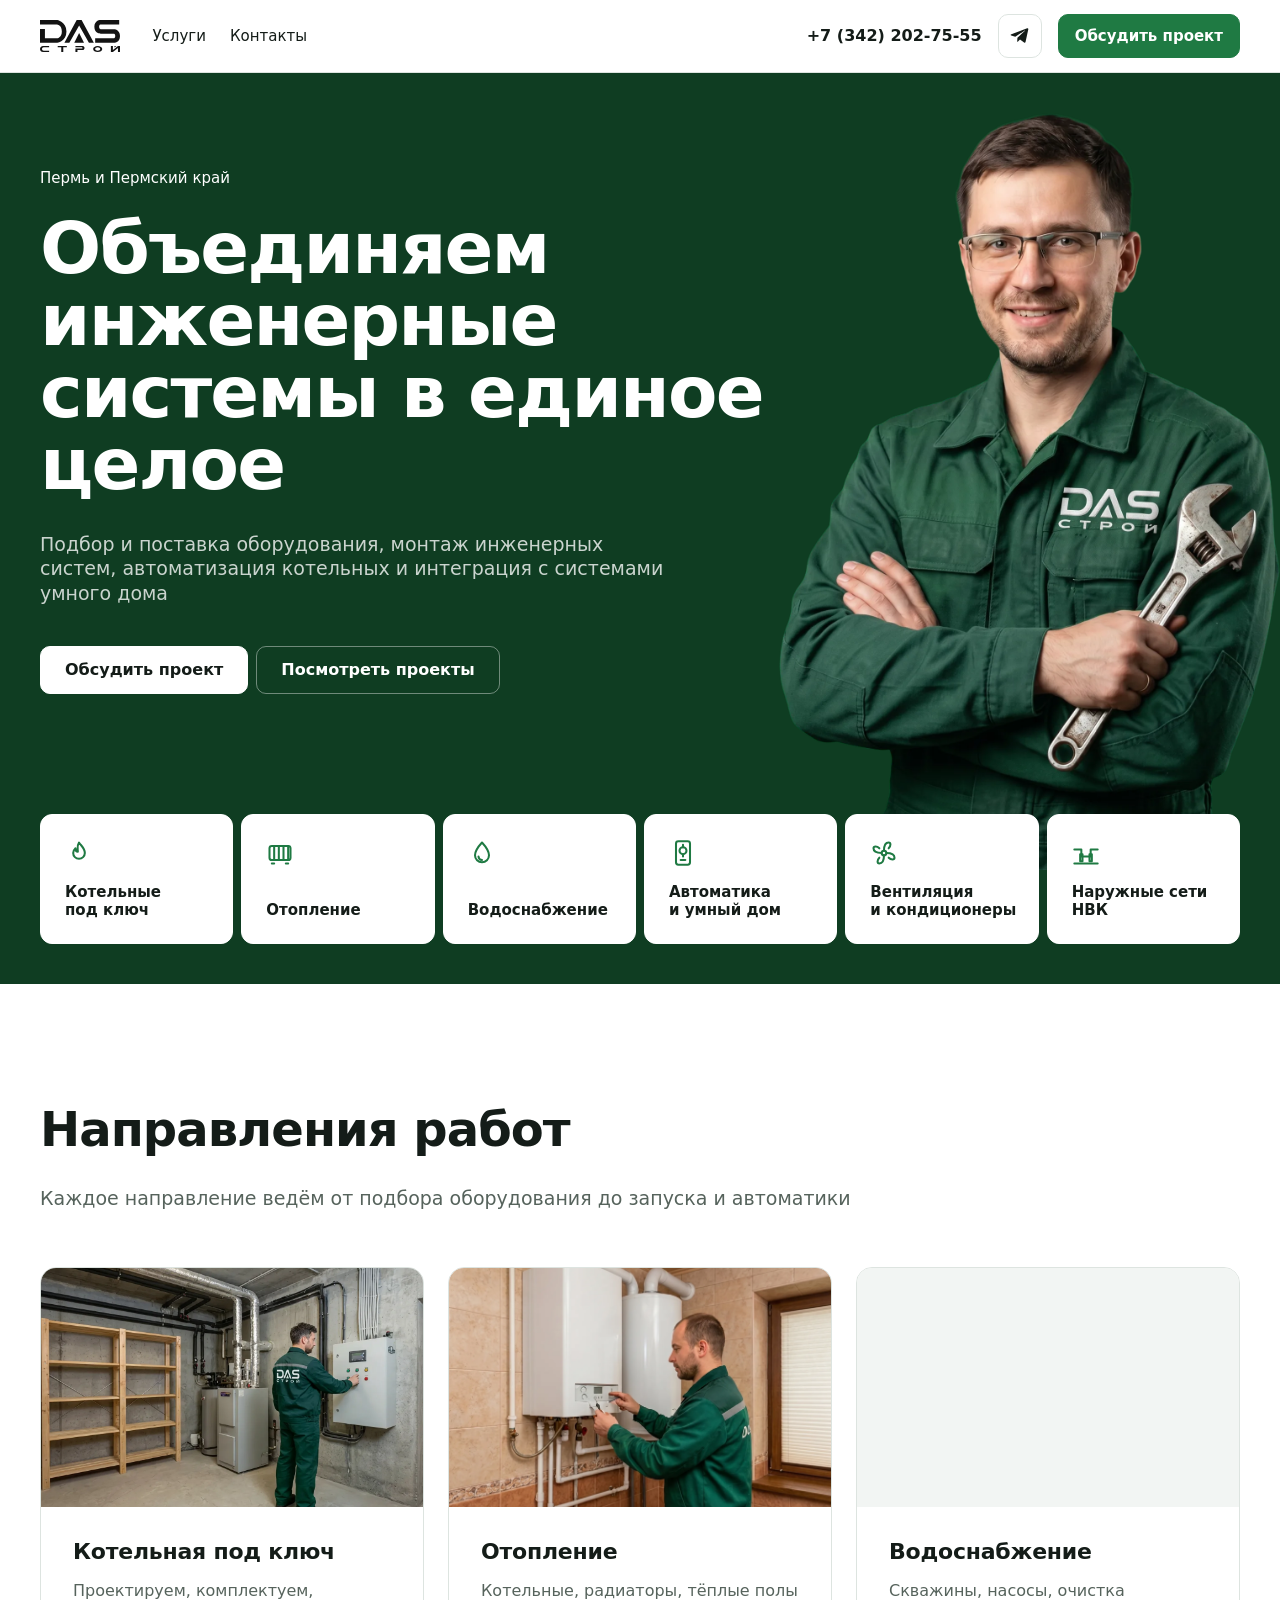
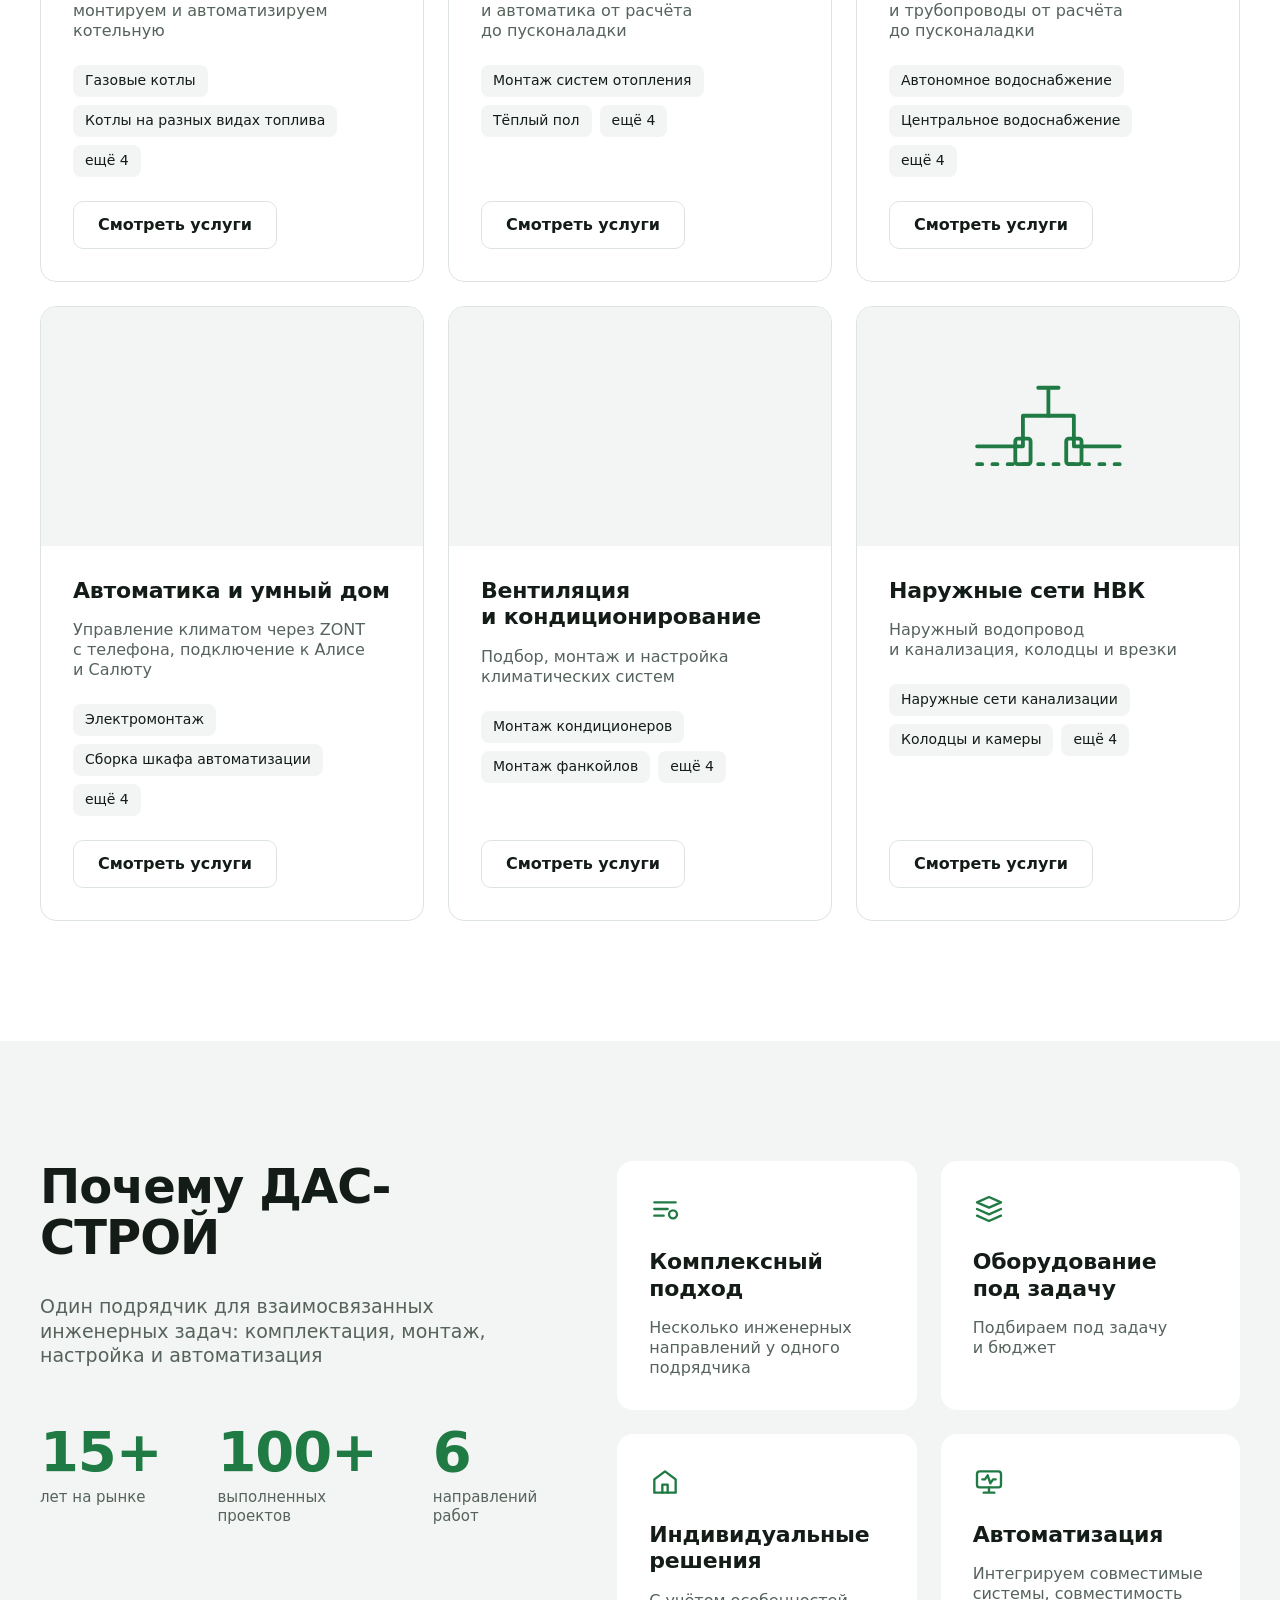
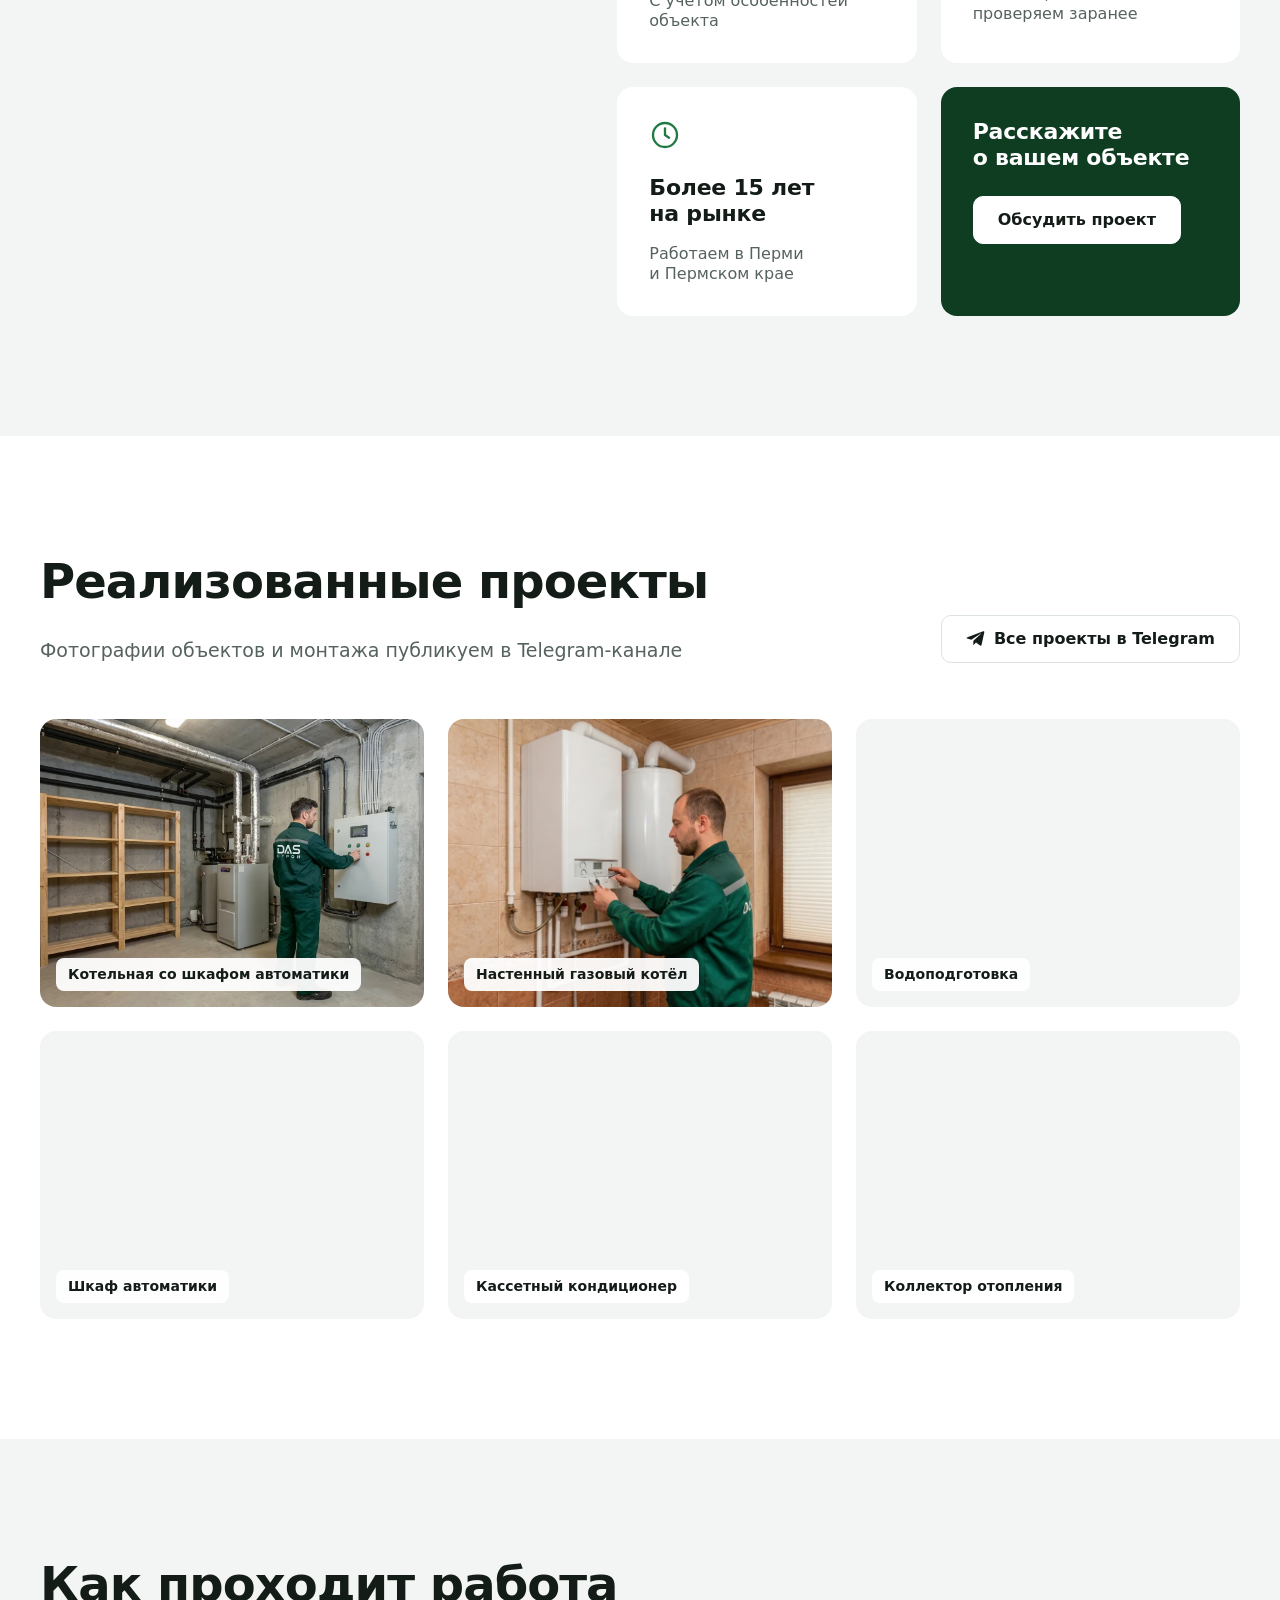
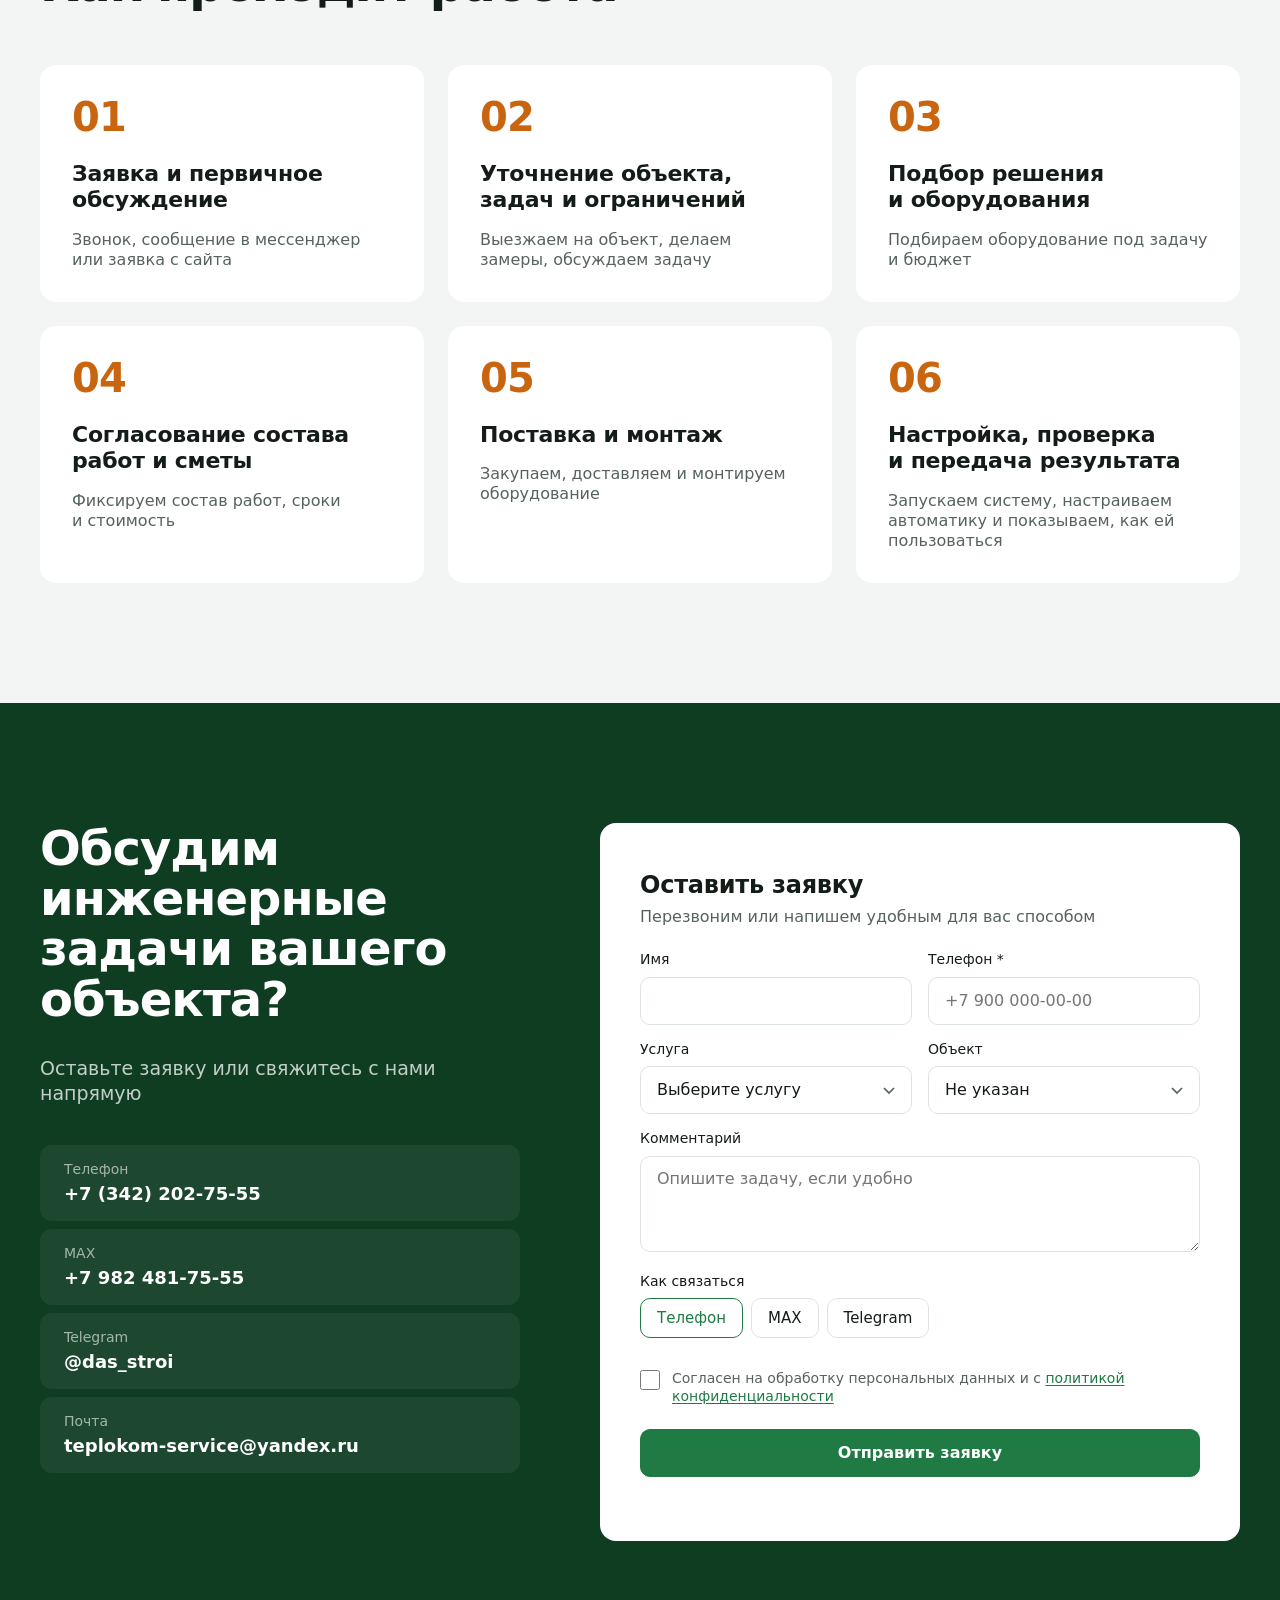
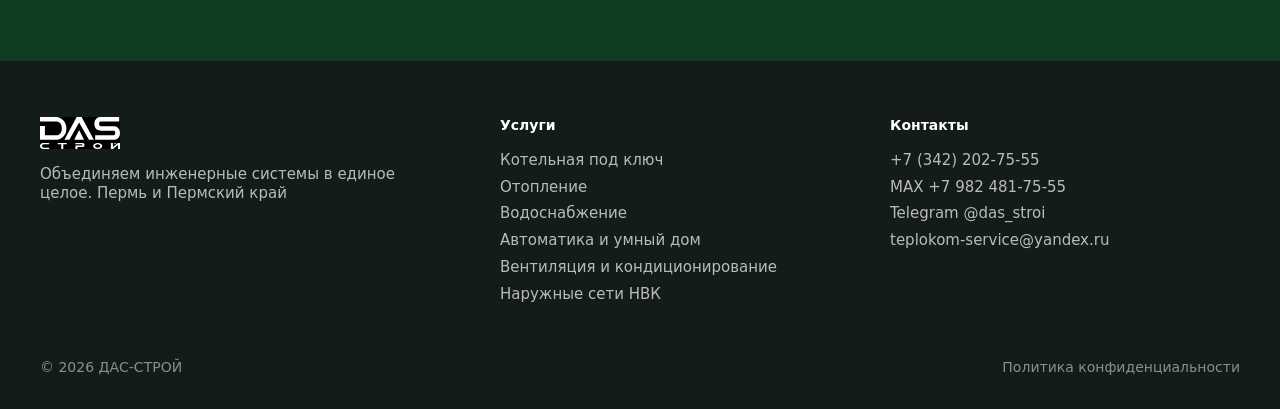
<file: index.html>
<!doctype html>
<html lang="ru">
<head>
<meta charset="utf-8">
<meta name="viewport" content="width=device-width, initial-scale=1">
<meta name="robots" content="noindex, nofollow">
<meta http-equiv="Content-Security-Policy" content="default-src 'self'; script-src 'self'; style-src 'self' https://fonts.googleapis.com; font-src https://fonts.gstatic.com; img-src 'self' data:; connect-src 'self'; form-action 'self'; base-uri 'self'; object-src 'none'">
<meta name="referrer" content="strict-origin-when-cross-origin">
<title>ДАС-СТРОЙ: инженерные системы под ключ в Перми</title>
<meta name="description" content="ДАС-СТРОЙ в Перми: котельные под ключ, отопление, водоснабжение, вентиляция и кондиционирование, автоматика ZONT и умный дом, наружные сети НВК. Более 15 лет на рынке">
<link rel="canonical" href="https://das-stroi.ru/">
<meta property="og:type" content="website">
<meta property="og:site_name" content="ДАС-СТРОЙ">
<meta property="og:locale" content="ru_RU">
<meta property="og:title" content="ДАС-СТРОЙ: инженерные системы под ключ в Перми">
<meta property="og:description" content="ДАС-СТРОЙ в Перми: котельные под ключ, отопление, водоснабжение, вентиляция и кондиционирование, автоматика ZONT и умный дом, наружные сети НВК. Более 15 лет на рынке">
<meta property="og:url" content="https://das-stroi.ru/">
<meta property="og:image" content="https://das-stroi.ru/og.jpg">
<meta property="og:image:width" content="1200">
<meta property="og:image:height" content="630">
<meta property="og:image:alt" content="ДАС-СТРОЙ: Объединяем инженерные системы в единое целое">
<meta name="twitter:card" content="summary_large_image">
<link rel="icon" href="favicon.svg" type="image/svg+xml">
<link rel="preconnect" href="https://fonts.googleapis.com">
<link rel="preconnect" href="https://fonts.gstatic.com" crossorigin>
<link rel="stylesheet" href="https://fonts.googleapis.com/css2?family=Manrope:wght@400;500;600;700&display=swap">
<link rel="stylesheet" href="assets/style.css?v=mwm5mju1">
<script type="application/ld+json">{"@context":"https://schema.org","@graph":[{"@type":"HomeAndConstructionBusiness","@id":"https://das-stroi.ru/#org","name":"ДАС-СТРОЙ","url":"https://das-stroi.ru/","logo":"https://das-stroi.ru/LogonoFields2.svg","image":"https://das-stroi.ru/og.jpg","telephone":"+73422027555","email":"teplokom-service@yandex.ru","areaServed":"Пермский край","address":{"@type":"PostalAddress","addressLocality":"Пермь","addressCountry":"RU"},"sameAs":["https://t.me/das_stroi","https://t.me/das_stroi_perm"]},{"@type":"WebSite","name":"ДАС-СТРОЙ","url":"https://das-stroi.ru/","inLanguage":"ru"}]}</script>
<script src="assets/main.js?v=mwm5mju1" defer></script>
</head>
<body><header class="hdr">
  <div class="wrap hdr-in">
    <a class="logo" href="./" aria-label="ДАС-СТРОЙ, на главную"><img src="LogonoFields2.svg" alt="ДАС-СТРОЙ" width="80" height="32"></a>
    <nav class="nav" aria-label="Основное меню"><a href="#services">Услуги</a><a href="#contacts">Контакты</a></nav>
    <div class="hdr-r">
      <a class="hdr-ph" href="tel:+73422027555">+7 (342) 202-75-55</a>
      <a class="ico hdr-tg" href="https://t.me/das_stroi" target="_blank" rel="noopener noreferrer" aria-label="Написать в Telegram"><svg viewBox="0 0 24 24" fill="currentColor" aria-hidden="true"><path d="M21.9 4.3 18.7 19c-.2 1-.9 1.3-1.8.8l-4.9-3.6-2.4 2.3c-.3.3-.5.5-1 .5l.3-5 9.1-8.2c.4-.4-.1-.6-.6-.2L6.3 13 1.5 11.5c-1-.3-1-1 .2-1.5L20.6 2.8c.9-.3 1.6.2 1.3 1.5z"/></svg></a>
      <a class="btn btn-p" href="#contacts">Обсудить проект</a>
      <a class="ico burger-call burger" href="tel:+73422027555" aria-label="Позвонить +7 (342) 202-75-55"><svg viewBox="0 0 24 24" fill="none" stroke="currentColor" stroke-width="1.75" stroke-linecap="round" stroke-linejoin="round" aria-hidden="true"><path d="M22 16.9v3a2 2 0 0 1-2.2 2 19.8 19.8 0 0 1-8.6-3 19.5 19.5 0 0 1-6-6A19.8 19.8 0 0 1 2.1 4.2 2 2 0 0 1 4.1 2h3a2 2 0 0 1 2 1.7c.1 1 .4 1.9.7 2.8a2 2 0 0 1-.5 2.1L8.1 9.9a16 16 0 0 0 6 6l1.3-1.3a2 2 0 0 1 2.1-.4c.9.3 1.8.6 2.8.7a2 2 0 0 1 1.7 2z"/></svg></a>
      <button class="ico burger" type="button" aria-label="Открыть меню" aria-expanded="false" aria-controls="mm" data-mm-open><svg viewBox="0 0 24 24" fill="none" stroke="currentColor" stroke-width="1.75" stroke-linecap="round" aria-hidden="true"><path d="M4 7h16M4 12h16M4 17h16"/></svg></button>
    </div>
  </div>
</header>
<div class="mm" id="mm" aria-hidden="true" inert role="dialog" aria-label="Меню">
  <div class="mm-top"><a class="logo" href="./"><img src="LogonoFields2.svg" alt="ДАС-СТРОЙ" width="80" height="32"></a><button class="ico" type="button" aria-label="Закрыть меню" data-mm-close><svg viewBox="0 0 24 24" fill="none" stroke="currentColor" stroke-width="1.75" stroke-linecap="round" aria-hidden="true"><path d="M6 6l12 12M18 6 6 18"/></svg></button></div>
  <nav class="mm-list" aria-label="Меню">
    <a href="#services" data-mm-close>Услуги</a>
    <a class="sub" href="uslugi/kotelnaya/" data-mm-close>Котельная под ключ</a>
    <a class="sub" href="uslugi/otoplenie/" data-mm-close>Отопление</a>
    <a class="sub" href="uslugi/vodosnabzhenie/" data-mm-close>Водоснабжение</a>
    <a class="sub" href="uslugi/avtomatika/" data-mm-close>Автоматика и умный дом</a>
    <a class="sub" href="uslugi/ventilyaciya/" data-mm-close>Вентиляция и кондиционирование</a>
    <a class="sub" href="uslugi/naruzhnye-seti/" data-mm-close>Наружные сети НВК</a>
    <a href="#contacts" data-mm-close>Контакты</a>
  </nav>
  <div class="mm-foot"><a class="btn btn-p" href="#contacts" data-mm-close>Обсудить проект</a><a class="btn btn-s" href="tel:+73422027555"><svg viewBox="0 0 24 24" fill="none" stroke="currentColor" stroke-width="1.75" stroke-linecap="round" stroke-linejoin="round" aria-hidden="true"><path d="M22 16.9v3a2 2 0 0 1-2.2 2 19.8 19.8 0 0 1-8.6-3 19.5 19.5 0 0 1-6-6A19.8 19.8 0 0 1 2.1 4.2 2 2 0 0 1 4.1 2h3a2 2 0 0 1 2 1.7c.1 1 .4 1.9.7 2.8a2 2 0 0 1-.5 2.1L8.1 9.9a16 16 0 0 0 6 6l1.3-1.3a2 2 0 0 1 2.1-.4c.9.3 1.8.6 2.8.7a2 2 0 0 1 1.7 2z"/></svg>+7 (342) 202-75-55</a></div>
</div>
<main>
<section class="hero">
  <div class="wrap hero-g">
    <div class="hero-tx">
      <p class="eb">Пермь и Пермский край</p>
      <h1 class="h1">Объединяем инженерные системы в единое целое</h1>
      <p class="lead">Подбор и поставка оборудования, монтаж инженерных систем, автоматизация котельных и интеграция с системами умного дома</p>
      <div class="hero-act"><a class="btn btn-w" href="#contacts">Обсудить проект</a><a class="btn btn-o" href="#projects">Посмотреть проекты</a></div>
    </div>
    <div class="hero-ph"><img src="img/hero2.webp" alt="Инженер ДАС-СТРОЙ" width="1192" height="1800" fetchpriority="high"></div>
  </div>
  <div class="wrap">
    <nav class="dirs" aria-label="Направления">
      <a href="uslugi/kotelnaya/"><svg viewBox="0 0 24 24" fill="none" stroke="currentColor" stroke-width="1.75" stroke-linecap="round" stroke-linejoin="round" aria-hidden="true"><path d="M12 3c2 3 5 5 5 9a5 5 0 0 1-10 0c0-2 1-3 2-4 0 2 1 3 2 3 0-3-1-5 1-8z"/></svg><span>Котельные под ключ</span></a>
      <a href="uslugi/otoplenie/"><svg viewBox="0 0 24 24" fill="none" stroke="currentColor" stroke-width="1.75" stroke-linecap="round" stroke-linejoin="round" aria-hidden="true"><rect x="3" y="6" width="18" height="12" rx="2"/><path d="M7 6v12M11 6v12M15 6v12M19 6v12M5 21h2M17 21h2"/></svg><span>Отопление</span></a>
      <a href="uslugi/vodosnabzhenie/"><svg viewBox="0 0 24 24" fill="none" stroke="currentColor" stroke-width="1.75" stroke-linecap="round" stroke-linejoin="round" aria-hidden="true"><path d="M12 3s6 6.5 6 11a6 6 0 0 1-12 0c0-4.5 6-11 6-11z"/><path d="M9 15a3 3 0 0 0 3 3"/></svg><span>Водоснабжение</span></a>
      <a href="uslugi/avtomatika/"><svg viewBox="0 0 24 24" fill="none" stroke="currentColor" stroke-width="1.75" stroke-linecap="round" stroke-linejoin="round" aria-hidden="true"><rect x="6" y="2" width="12" height="20" rx="2"/><path d="M10 18h4"/><circle cx="12" cy="10" r="3"/><path d="M12 7V5M12 15v-2"/></svg><span>Автоматика и умный дом</span></a>
      <a href="uslugi/ventilyaciya/"><svg viewBox="0 0 24 24" fill="none" stroke="currentColor" stroke-width="1.75" stroke-linecap="round" stroke-linejoin="round" aria-hidden="true"><circle cx="12" cy="12" r="2"/><path d="M12 10c0-4 1-7 4-7 2 0 2 3 0 5M14 12c4 0 7 1 7 4 0 2-3 2-5 0M12 14c0 4-1 7-4 7-2 0-2-3 0-5M10 12c-4 0-7-1-7-4 0-2 3-2 5 0"/></svg><span>Вентиляция и кондиционеры</span></a>
      <a href="uslugi/naruzhnye-seti/"><svg viewBox="0 0 24 24" fill="none" stroke="currentColor" stroke-width="1.75" stroke-linecap="round" stroke-linejoin="round" aria-hidden="true"><path d="M2 9h6v6h8V9h6"/><rect x="7" y="13" width="2" height="6"/><rect x="15" y="13" width="2" height="6"/><path d="M2 21h20"/></svg><span>Наружные сети НВК</span></a>
    </nav>
  </div>
</section>

<section class="sec" id="services">
  <div class="wrap">
    <div class="sh"><h2 class="h2">Направления работ</h2><p class="lead">Каждое направление ведём от подбора оборудования до запуска и автоматики</p></div>
    <div class="cards">
      <a class="card" href="uslugi/kotelnaya/">
        <div class="card-ph"><img src="img/avto.webp" alt="Котельная с шкафом автоматики" width="1200" height="900" loading="lazy" decoding="async"></div>
        <div class="card-b"><h3 class="h3">Котельная под ключ</h3><p class="txt">Проектируем, комплектуем, монтируем и автоматизируем котельную</p>
          <ul class="tags"><li>Газовые котлы</li><li>Котлы на разных видах топлива</li><li>ещё 4</li></ul>
          <span class="btn btn-s">Смотреть услуги</span></div>
      </a>
      <a class="card" href="uslugi/otoplenie/">
        <div class="card-ph"><img src="img/otop.webp" alt="Настенный газовый котёл" width="1200" height="900" loading="lazy" decoding="async"></div>
        <div class="card-b"><h3 class="h3">Отопление</h3><p class="txt">Котельные, радиаторы, тёплые полы и автоматика от расчёта до пусконаладки</p>
          <ul class="tags"><li>Монтаж систем отопления</li><li>Тёплый пол</li><li>ещё 4</li></ul>
          <span class="btn btn-s">Смотреть услуги</span></div>
      </a>
      <a class="card" href="uslugi/vodosnabzhenie/">
        <div class="card-ph"><img src="img/kotel.webp" alt="Монтаж системы водоочистки" width="1200" height="900" loading="lazy" decoding="async"></div>
        <div class="card-b"><h3 class="h3">Водоснабжение</h3><p class="txt">Скважины, насосы, очистка и трубопроводы от расчёта до пусконаладки</p>
          <ul class="tags"><li>Автономное водоснабжение</li><li>Центральное водоснабжение</li><li>ещё 4</li></ul>
          <span class="btn btn-s">Смотреть услуги</span></div>
      </a>
      <a class="card" href="uslugi/avtomatika/">
        <div class="card-ph"><img src="img/electro.webp" alt="Настройка шкафа автоматики" width="1200" height="900" loading="lazy" decoding="async"></div>
        <div class="card-b"><h3 class="h3">Автоматика и умный дом</h3><p class="txt">Управление климатом через ZONT с телефона, подключение к Алисе и Салюту</p>
          <ul class="tags"><li>Электромонтаж</li><li>Сборка шкафа автоматизации</li><li>ещё 4</li></ul>
          <span class="btn btn-s">Смотреть услуги</span></div>
      </a>
      <a class="card" href="uslugi/ventilyaciya/">
        <div class="card-ph"><img src="img/vent.webp" alt="Монтаж кассетного кондиционера" width="1200" height="900" loading="lazy" decoding="async"></div>
        <div class="card-b"><h3 class="h3">Вентиляция и кондиционирование</h3><p class="txt">Подбор, монтаж и настройка климатических систем</p>
          <ul class="tags"><li>Монтаж кондиционеров</li><li>Монтаж фанкойлов</li><li>ещё 4</li></ul>
          <span class="btn btn-s">Смотреть услуги</span></div>
      </a>
      <a class="card" href="uslugi/naruzhnye-seti/">
        <div class="card-ph draw"><svg viewBox="0 0 120 80" fill="none" stroke="currentColor" stroke-width="3" stroke-linecap="round" stroke-linejoin="round" aria-hidden="true"><path d="M4 56h36v-24h40v24h36"/><rect x="34" y="50" width="12" height="20" rx="2"/><rect x="74" y="50" width="12" height="20" rx="2"/><path d="M60 32V10M52 10h16"/><path d="M4 70h112" stroke-dasharray="4 8"/></svg></div>
        <div class="card-b"><h3 class="h3">Наружные сети НВК</h3><p class="txt">Наружный водопровод и канализация, колодцы и врезки</p>
          <ul class="tags"><li>Наружные сети канализации</li><li>Колодцы и камеры</li><li>ещё 4</li></ul>
          <span class="btn btn-s">Смотреть услуги</span></div>
      </a>
    </div>
  </div>
</section>

<section class="sec alt" id="why">
  <div class="wrap">
    <div class="why-g">
      <div class="why-l">
        <h2 class="h2">Почему ДАС-СТРОЙ</h2>
        <p class="lead">Один подрядчик для взаимосвязанных инженерных задач: комплектация, монтаж, настройка и автоматизация</p>
        <dl class="facts"><div><dt>15+</dt><dd>лет на рынке</dd></div><div><dt>100+</dt><dd>выполненных проектов</dd></div><div><dt>6</dt><dd>направлений работ</dd></div></dl>
      </div>
      <div class="adv">
        <div class="tile"><svg class="ic" viewBox="0 0 24 24" fill="none" stroke="currentColor" stroke-width="1.75" stroke-linecap="round" stroke-linejoin="round" aria-hidden="true"><path d="M4 7h16M4 12h10M4 17h7"/><circle cx="18" cy="16" r="3"/></svg><h3 class="h3">Комплексный подход</h3><p class="txt">Несколько инженерных направлений у одного подрядчика</p></div>
        <div class="tile"><svg class="ic" viewBox="0 0 24 24" fill="none" stroke="currentColor" stroke-width="1.75" stroke-linecap="round" stroke-linejoin="round" aria-hidden="true"><path d="M3 7l9-4 9 4-9 4-9-4z"/><path d="M3 12l9 4 9-4M3 17l9 4 9-4"/></svg><h3 class="h3">Оборудование под задачу</h3><p class="txt">Подбираем под задачу и бюджет</p></div>
        <div class="tile"><svg class="ic" viewBox="0 0 24 24" fill="none" stroke="currentColor" stroke-width="1.75" stroke-linecap="round" stroke-linejoin="round" aria-hidden="true"><path d="M4 20V10l8-6 8 6v10z"/><path d="M10 20v-6h4v6"/></svg><h3 class="h3">Индивидуальные решения</h3><p class="txt">С учётом особенностей объекта</p></div>
        <div class="tile"><svg class="ic" viewBox="0 0 24 24" fill="none" stroke="currentColor" stroke-width="1.75" stroke-linecap="round" stroke-linejoin="round" aria-hidden="true"><rect x="3" y="4" width="18" height="12" rx="2"/><path d="M8 20h8M12 16v4M7 10h2l2-3 2 6 2-3h2"/></svg><h3 class="h3">Автоматизация</h3><p class="txt">Интегрируем совместимые системы, совместимость проверяем заранее</p></div>
        <div class="tile"><svg class="ic" viewBox="0 0 24 24" fill="none" stroke="currentColor" stroke-width="1.75" stroke-linecap="round" stroke-linejoin="round" aria-hidden="true"><circle cx="12" cy="12" r="9"/><path d="M12 7v5l3 2"/></svg><h3 class="h3">Более 15 лет на рынке</h3><p class="txt">Работаем в Перми и Пермском крае</p></div>
        <div class="tile tile-cta"><h3 class="h3">Расскажите о вашем объекте</h3><a class="btn btn-w" href="#contacts">Обсудить проект</a></div>
      </div>
    </div>
  </div>
</section>

<section class="sec" id="projects">
  <div class="wrap">
    <div class="sh sh-row">
      <div><h2 class="h2">Реализованные проекты</h2><p class="lead">Фотографии объектов и монтажа публикуем в Telegram-канале</p></div>
      <a class="btn btn-s" href="https://t.me/das_stroi_perm" target="_blank" rel="noopener noreferrer"><svg viewBox="0 0 24 24" fill="currentColor" aria-hidden="true"><path d="M21.9 4.3 18.7 19c-.2 1-.9 1.3-1.8.8l-4.9-3.6-2.4 2.3c-.3.3-.5.5-1 .5l.3-5 9.1-8.2c.4-.4-.1-.6-.6-.2L6.3 13 1.5 11.5c-1-.3-1-1 .2-1.5L20.6 2.8c.9-.3 1.6.2 1.3 1.5z"/></svg>Все проекты в Telegram</a>
    </div>
    <div class="gal">
      <a class="gal-i" href="uslugi/kotelnaya/"><img src="img/avto.webp" alt="Котельная со шкафом автоматики" width="1200" height="900" decoding="async"><span>Котельная со шкафом автоматики</span></a>
      <a class="gal-i" href="uslugi/otoplenie/"><img src="img/otop.webp" alt="Настенный газовый котёл" width="1200" height="900" decoding="async"><span>Настенный газовый котёл</span></a>
      <a class="gal-i" href="uslugi/vodosnabzhenie/"><img src="img/kotel.webp" alt="Водоподготовка" width="1200" height="900" decoding="async"><span>Водоподготовка</span></a>
      <a class="gal-i" href="uslugi/avtomatika/"><img src="img/electro.webp" alt="Шкаф автоматики" width="1200" height="900" decoding="async"><span>Шкаф автоматики</span></a>
      <a class="gal-i" href="uslugi/ventilyaciya/"><img src="img/vent.webp" alt="Кассетный кондиционер" width="1200" height="900" decoding="async"><span>Кассетный кондиционер</span></a>
      <a class="gal-i" href="uslugi/otoplenie/"><img src="img/voda%20(2).webp" alt="Коллектор отопления" width="1200" height="900" decoding="async"><span>Коллектор отопления</span></a>
    </div>
  </div>
</section>

<section class="sec alt" id="process">
  <div class="wrap">
    <div class="sh"><h2 class="h2">Как проходит работа</h2></div>
    <ol class="tiles steps"><li class="tile"><span class="num">01</span><h3 class="h3">Заявка и первичное обсуждение</h3><p class="txt">Звонок, сообщение в мессенджер или заявка с сайта</p></li><li class="tile"><span class="num">02</span><h3 class="h3">Уточнение объекта, задач и ограничений</h3><p class="txt">Выезжаем на объект, делаем замеры, обсуждаем задачу</p></li><li class="tile"><span class="num">03</span><h3 class="h3">Подбор решения и оборудования</h3><p class="txt">Подбираем оборудование под задачу и бюджет</p></li><li class="tile"><span class="num">04</span><h3 class="h3">Согласование состава работ и сметы</h3><p class="txt">Фиксируем состав работ, сроки и стоимость</p></li><li class="tile"><span class="num">05</span><h3 class="h3">Поставка и монтаж</h3><p class="txt">Закупаем, доставляем и монтируем оборудование</p></li><li class="tile"><span class="num">06</span><h3 class="h3">Настройка, проверка и передача результата</h3><p class="txt">Запускаем систему, настраиваем автоматику и показываем, как ей пользоваться</p></li></ol>
  </div>
</section>

<section class="sec cta" id="contacts">
  <div class="wrap cta-g">
    <div>
      <h2 class="h2">Обсудим инженерные задачи вашего объекта?</h2>
      <p class="lead">Оставьте заявку или свяжитесь с нами напрямую</p>
      <div class="ct-list">
        <a class="ct-row" href="tel:+73422027555"><span class="l">Телефон</span><span class="v">+7 (342) 202-75-55</span></a>
        <a class="ct-row" href="tel:+79824817555"><span class="l">MAX</span><span class="v">+7 982 481-75-55</span></a>
        <a class="ct-row" href="https://t.me/das_stroi" target="_blank" rel="noopener noreferrer"><span class="l">Telegram</span><span class="v">@das_stroi</span></a>
        <a class="ct-row" href="mailto:teplokom-service@yandex.ru"><span class="l">Почта</span><span class="v">teplokom-service@yandex.ru</span></a>
      </div>
    </div>
    <form class="form" action="send.php" method="post" novalidate data-form>
        <h3 class="h3">Оставить заявку</h3>
        <p class="sub">Перезвоним или напишем удобным для вас способом</p>
        <div class="fields">
          <div class="f"><label for="f-name">Имя</label><input id="f-name" name="name" autocomplete="name" maxlength="80"></div>
          <div class="f" data-req="phone"><label for="f-phone">Телефон *</label><input id="f-phone" name="phone" type="tel" inputmode="tel" autocomplete="tel" placeholder="+7 900 000-00-00" required maxlength="24"><p class="err">Укажите номер, например +7 900 000-00-00</p></div>
          <div class="f"><label for="f-svc">Услуга</label><select id="f-svc" name="service"><option value="">Выберите услугу</option><option>Котельная под ключ</option><option>Отопление</option><option>Водоснабжение</option><option>Вентиляция и кондиционирование</option><option>Автоматика и умный дом</option><option>Наружные сети НВК</option><option>Электромонтаж</option><option>Другое</option></select></div>
          <div class="f"><label for="f-obj">Объект</label><select id="f-obj" name="object"><option value="">Не указан</option><option>Частный дом</option><option>Квартира</option><option>Коммерческий объект</option><option>Другое</option></select></div>
          <div class="f f-wide"><label for="f-msg">Комментарий</label><textarea id="f-msg" name="message" maxlength="2000" placeholder="Опишите задачу, если удобно"></textarea></div>
          <fieldset class="f f-wide"><legend class="lab">Как связаться</legend><div class="chips">
            <label class="chip"><input type="radio" name="channel" value="Телефон" checked><span>Телефон</span></label><label class="chip"><input type="radio" name="channel" value="MAX"><span>MAX</span></label><label class="chip"><input type="radio" name="channel" value="Telegram"><span>Telegram</span></label>
          </div></fieldset>
        </div>
        <div class="hp" aria-hidden="true"><label>Сайт<input name="website" tabindex="-1" autocomplete="off"></label></div>
        <input type="hidden" name="page"><input type="hidden" name="utm">
        <label class="agree" data-req="agree"><input type="checkbox" name="agree" value="1" required><span>Согласен на обработку персональных данных и с <a href="privacy/" target="_blank">политикой конфиденциальности</a></span></label>
        <button class="btn btn-p" type="submit">Отправить заявку</button>
        <p class="status" role="status" aria-live="polite"></p>
      </form>
  </div>
</section>
</main>
<footer class="ftr">
  <div class="wrap">
    <div class="ftr-g">
      <div><a class="logo" href="./"><img src="LogonoFields1.svg" alt="ДАС-СТРОЙ" width="80" height="32"></a><p>Объединяем инженерные системы в единое целое. Пермь и Пермский край</p></div>
      <div><h4>Услуги</h4><ul><li><a href="uslugi/kotelnaya/">Котельная под ключ</a></li><li><a href="uslugi/otoplenie/">Отопление</a></li><li><a href="uslugi/vodosnabzhenie/">Водоснабжение</a></li><li><a href="uslugi/avtomatika/">Автоматика и умный дом</a></li><li><a href="uslugi/ventilyaciya/">Вентиляция и кондиционирование</a></li><li><a href="uslugi/naruzhnye-seti/">Наружные сети НВК</a></li></ul></div>
      <div><h4>Контакты</h4><ul>
        <li><a href="tel:+73422027555">+7 (342) 202-75-55</a></li>
        <li><a href="tel:+79824817555">MAX +7 982 481-75-55</a></li>
        <li><a href="https://t.me/das_stroi" target="_blank" rel="noopener noreferrer">Telegram @das_stroi</a></li>
        <li><a href="mailto:teplokom-service@yandex.ru">teplokom-service@yandex.ru</a></li>
      </ul></div>
    </div>
    <div class="ftr-b"><span>© 2026 ДАС-СТРОЙ</span><a href="privacy/">Политика конфиденциальности</a></div>
  </div>
</footer>
</body>
</html>
</file>
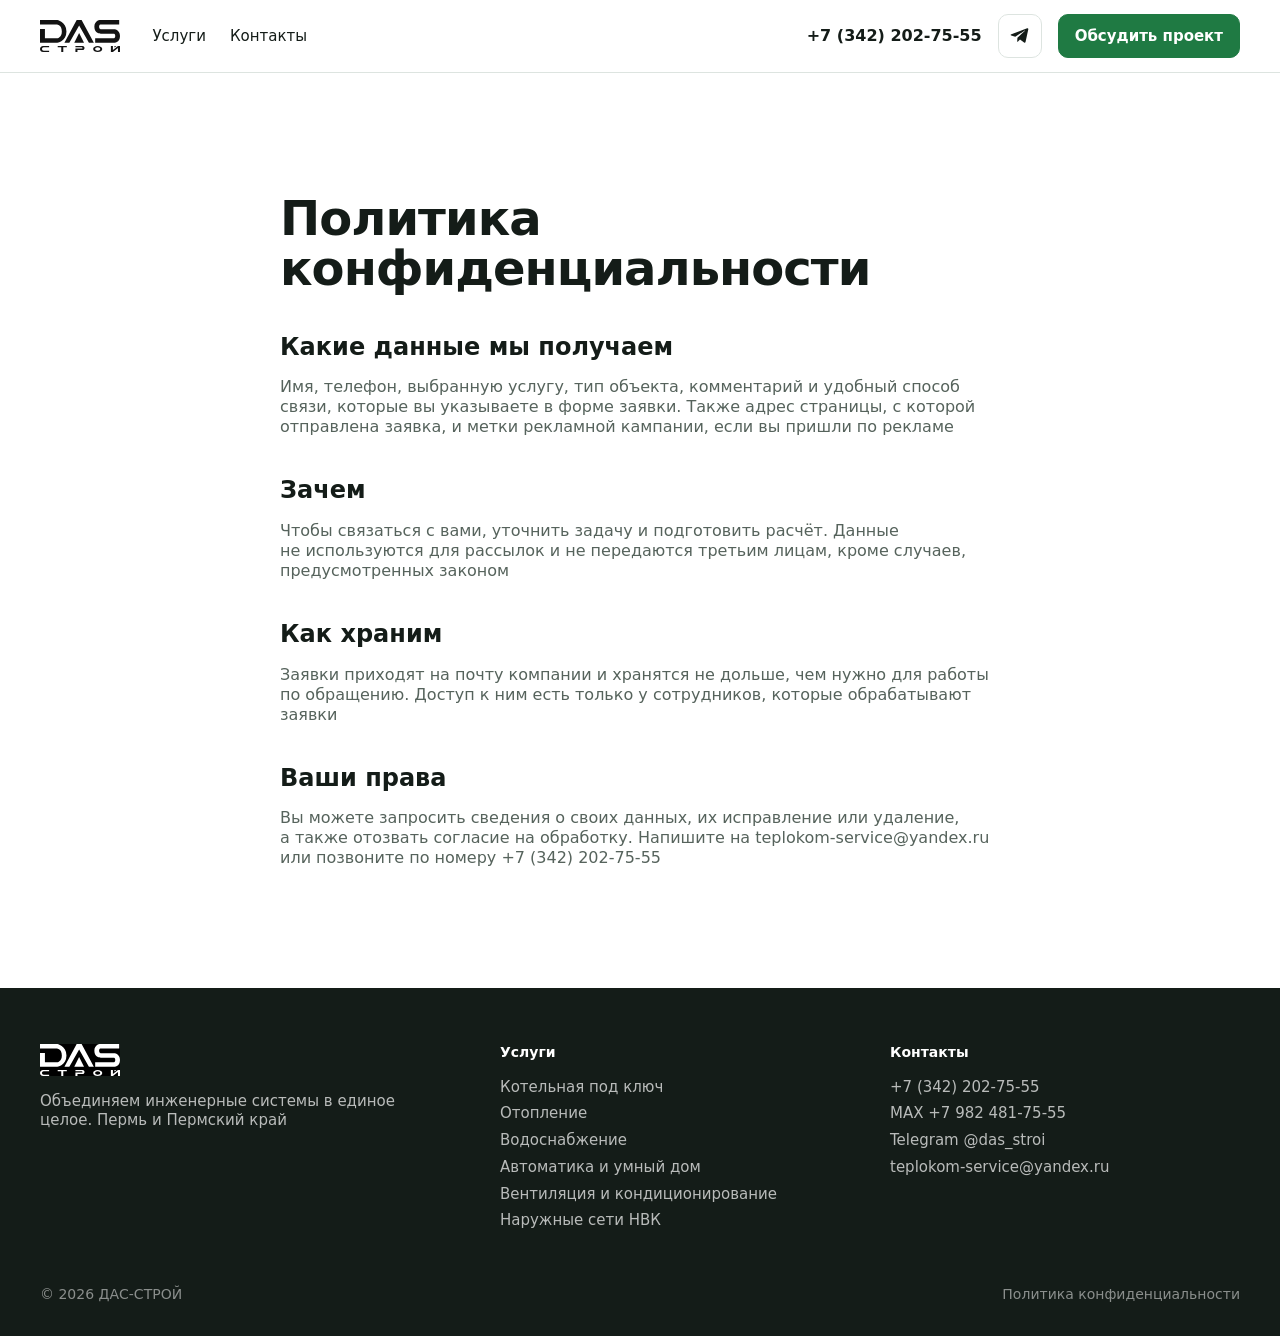
<file: privacy/index.html>
<!doctype html>
<html lang="ru">
<head>
<meta charset="utf-8">
<meta name="viewport" content="width=device-width, initial-scale=1">
<meta name="robots" content="noindex, nofollow">
<meta http-equiv="Content-Security-Policy" content="default-src 'self'; script-src 'self'; style-src 'self' https://fonts.googleapis.com; font-src https://fonts.gstatic.com; img-src 'self' data:; connect-src 'self'; form-action 'self'; base-uri 'self'; object-src 'none'">
<meta name="referrer" content="strict-origin-when-cross-origin">
<title>Политика конфиденциальности: ДАС-СТРОЙ</title>
<meta name="description" content="Как ДАС-СТРОЙ обрабатывает персональные данные из заявок на сайте">
<link rel="canonical" href="https://das-stroi.ru/privacy/">
<meta property="og:type" content="website">
<meta property="og:site_name" content="ДАС-СТРОЙ">
<meta property="og:locale" content="ru_RU">
<meta property="og:title" content="Политика конфиденциальности: ДАС-СТРОЙ">
<meta property="og:description" content="Как ДАС-СТРОЙ обрабатывает персональные данные из заявок на сайте">
<meta property="og:url" content="https://das-stroi.ru/privacy/">
<meta property="og:image" content="https://das-stroi.ru/og.jpg">
<meta property="og:image:width" content="1200">
<meta property="og:image:height" content="630">
<meta property="og:image:alt" content="ДАС-СТРОЙ: Объединяем инженерные системы в единое целое">
<meta name="twitter:card" content="summary_large_image">
<link rel="icon" href="../favicon.svg" type="image/svg+xml">
<link rel="preconnect" href="https://fonts.googleapis.com">
<link rel="preconnect" href="https://fonts.gstatic.com" crossorigin>
<link rel="stylesheet" href="https://fonts.googleapis.com/css2?family=Manrope:wght@400;500;600;700&display=swap">
<link rel="stylesheet" href="../assets/style.css?v=mwm5mju1">
<script type="application/ld+json">{"@context":"https://schema.org","@graph":[{"@type":"HomeAndConstructionBusiness","@id":"https://das-stroi.ru/#org","name":"ДАС-СТРОЙ","url":"https://das-stroi.ru/","logo":"https://das-stroi.ru/LogonoFields2.svg","image":"https://das-stroi.ru/og.jpg","telephone":"+73422027555","email":"teplokom-service@yandex.ru","areaServed":"Пермский край","address":{"@type":"PostalAddress","addressLocality":"Пермь","addressCountry":"RU"},"sameAs":["https://t.me/das_stroi","https://t.me/das_stroi_perm"]}]}</script>
<script src="../assets/main.js?v=mwm5mju1" defer></script>
</head>
<body><header class="hdr">
  <div class="wrap hdr-in">
    <a class="logo" href="../" aria-label="ДАС-СТРОЙ, на главную"><img src="../LogonoFields2.svg" alt="ДАС-СТРОЙ" width="80" height="32"></a>
    <nav class="nav" aria-label="Основное меню"><a href="../#services">Услуги</a><a href="../#contacts">Контакты</a></nav>
    <div class="hdr-r">
      <a class="hdr-ph" href="tel:+73422027555">+7 (342) 202-75-55</a>
      <a class="ico hdr-tg" href="https://t.me/das_stroi" target="_blank" rel="noopener noreferrer" aria-label="Написать в Telegram"><svg viewBox="0 0 24 24" fill="currentColor" aria-hidden="true"><path d="M21.9 4.3 18.7 19c-.2 1-.9 1.3-1.8.8l-4.9-3.6-2.4 2.3c-.3.3-.5.5-1 .5l.3-5 9.1-8.2c.4-.4-.1-.6-.6-.2L6.3 13 1.5 11.5c-1-.3-1-1 .2-1.5L20.6 2.8c.9-.3 1.6.2 1.3 1.5z"/></svg></a>
      <a class="btn btn-p" href="../#contacts">Обсудить проект</a>
      <a class="ico burger-call burger" href="tel:+73422027555" aria-label="Позвонить +7 (342) 202-75-55"><svg viewBox="0 0 24 24" fill="none" stroke="currentColor" stroke-width="1.75" stroke-linecap="round" stroke-linejoin="round" aria-hidden="true"><path d="M22 16.9v3a2 2 0 0 1-2.2 2 19.8 19.8 0 0 1-8.6-3 19.5 19.5 0 0 1-6-6A19.8 19.8 0 0 1 2.1 4.2 2 2 0 0 1 4.1 2h3a2 2 0 0 1 2 1.7c.1 1 .4 1.9.7 2.8a2 2 0 0 1-.5 2.1L8.1 9.9a16 16 0 0 0 6 6l1.3-1.3a2 2 0 0 1 2.1-.4c.9.3 1.8.6 2.8.7a2 2 0 0 1 1.7 2z"/></svg></a>
      <button class="ico burger" type="button" aria-label="Открыть меню" aria-expanded="false" aria-controls="mm" data-mm-open><svg viewBox="0 0 24 24" fill="none" stroke="currentColor" stroke-width="1.75" stroke-linecap="round" aria-hidden="true"><path d="M4 7h16M4 12h16M4 17h16"/></svg></button>
    </div>
  </div>
</header>
<div class="mm" id="mm" aria-hidden="true" inert role="dialog" aria-label="Меню">
  <div class="mm-top"><a class="logo" href="../"><img src="../LogonoFields2.svg" alt="ДАС-СТРОЙ" width="80" height="32"></a><button class="ico" type="button" aria-label="Закрыть меню" data-mm-close><svg viewBox="0 0 24 24" fill="none" stroke="currentColor" stroke-width="1.75" stroke-linecap="round" aria-hidden="true"><path d="M6 6l12 12M18 6 6 18"/></svg></button></div>
  <nav class="mm-list" aria-label="Меню">
    <a href="../#services" data-mm-close>Услуги</a>
    <a class="sub" href="../uslugi/kotelnaya/" data-mm-close>Котельная под ключ</a>
    <a class="sub" href="../uslugi/otoplenie/" data-mm-close>Отопление</a>
    <a class="sub" href="../uslugi/vodosnabzhenie/" data-mm-close>Водоснабжение</a>
    <a class="sub" href="../uslugi/avtomatika/" data-mm-close>Автоматика и умный дом</a>
    <a class="sub" href="../uslugi/ventilyaciya/" data-mm-close>Вентиляция и кондиционирование</a>
    <a class="sub" href="../uslugi/naruzhnye-seti/" data-mm-close>Наружные сети НВК</a>
    <a href="../#contacts" data-mm-close>Контакты</a>
  </nav>
  <div class="mm-foot"><a class="btn btn-p" href="../#contacts" data-mm-close>Обсудить проект</a><a class="btn btn-s" href="tel:+73422027555"><svg viewBox="0 0 24 24" fill="none" stroke="currentColor" stroke-width="1.75" stroke-linecap="round" stroke-linejoin="round" aria-hidden="true"><path d="M22 16.9v3a2 2 0 0 1-2.2 2 19.8 19.8 0 0 1-8.6-3 19.5 19.5 0 0 1-6-6A19.8 19.8 0 0 1 2.1 4.2 2 2 0 0 1 4.1 2h3a2 2 0 0 1 2 1.7c.1 1 .4 1.9.7 2.8a2 2 0 0 1-.5 2.1L8.1 9.9a16 16 0 0 0 6 6l1.3-1.3a2 2 0 0 1 2.1-.4c.9.3 1.8.6 2.8.7a2 2 0 0 1 1.7 2z"/></svg>+7 (342) 202-75-55</a></div>
</div>
<main>
<section class="sec">
  <div class="wrap doc">
    <h1 class="h2">Политика конфиденциальности</h1>
    <h2>Какие данные мы получаем</h2>
    <p>Имя, телефон, выбранную услугу, тип объекта, комментарий и удобный способ связи, которые вы указываете в форме заявки. Также адрес страницы, с которой отправлена заявка, и метки рекламной кампании, если вы пришли по рекламе</p>
    <h2>Зачем</h2>
    <p>Чтобы связаться с вами, уточнить задачу и подготовить расчёт. Данные не используются для рассылок и не передаются третьим лицам, кроме случаев, предусмотренных законом</p>
    <h2>Как храним</h2>
    <p>Заявки приходят на почту компании и хранятся не дольше, чем нужно для работы по обращению. Доступ к ним есть только у сотрудников, которые обрабатывают заявки</p>
    <h2>Ваши права</h2>
    <p>Вы можете запросить сведения о своих данных, их исправление или удаление, а также отозвать согласие на обработку. Напишите на teplokom-service@yandex.ru или позвоните по номеру +7 (342) 202-75-55</p>
  </div>
</section>
</main>
<footer class="ftr">
  <div class="wrap">
    <div class="ftr-g">
      <div><a class="logo" href="../"><img src="../LogonoFields1.svg" alt="ДАС-СТРОЙ" width="80" height="32"></a><p>Объединяем инженерные системы в единое целое. Пермь и Пермский край</p></div>
      <div><h4>Услуги</h4><ul><li><a href="../uslugi/kotelnaya/">Котельная под ключ</a></li><li><a href="../uslugi/otoplenie/">Отопление</a></li><li><a href="../uslugi/vodosnabzhenie/">Водоснабжение</a></li><li><a href="../uslugi/avtomatika/">Автоматика и умный дом</a></li><li><a href="../uslugi/ventilyaciya/">Вентиляция и кондиционирование</a></li><li><a href="../uslugi/naruzhnye-seti/">Наружные сети НВК</a></li></ul></div>
      <div><h4>Контакты</h4><ul>
        <li><a href="tel:+73422027555">+7 (342) 202-75-55</a></li>
        <li><a href="tel:+79824817555">MAX +7 982 481-75-55</a></li>
        <li><a href="https://t.me/das_stroi" target="_blank" rel="noopener noreferrer">Telegram @das_stroi</a></li>
        <li><a href="mailto:teplokom-service@yandex.ru">teplokom-service@yandex.ru</a></li>
      </ul></div>
    </div>
    <div class="ftr-b"><span>© 2026 ДАС-СТРОЙ</span><a href="../privacy/">Политика конфиденциальности</a></div>
  </div>
</footer>
</body>
</html>
</file>
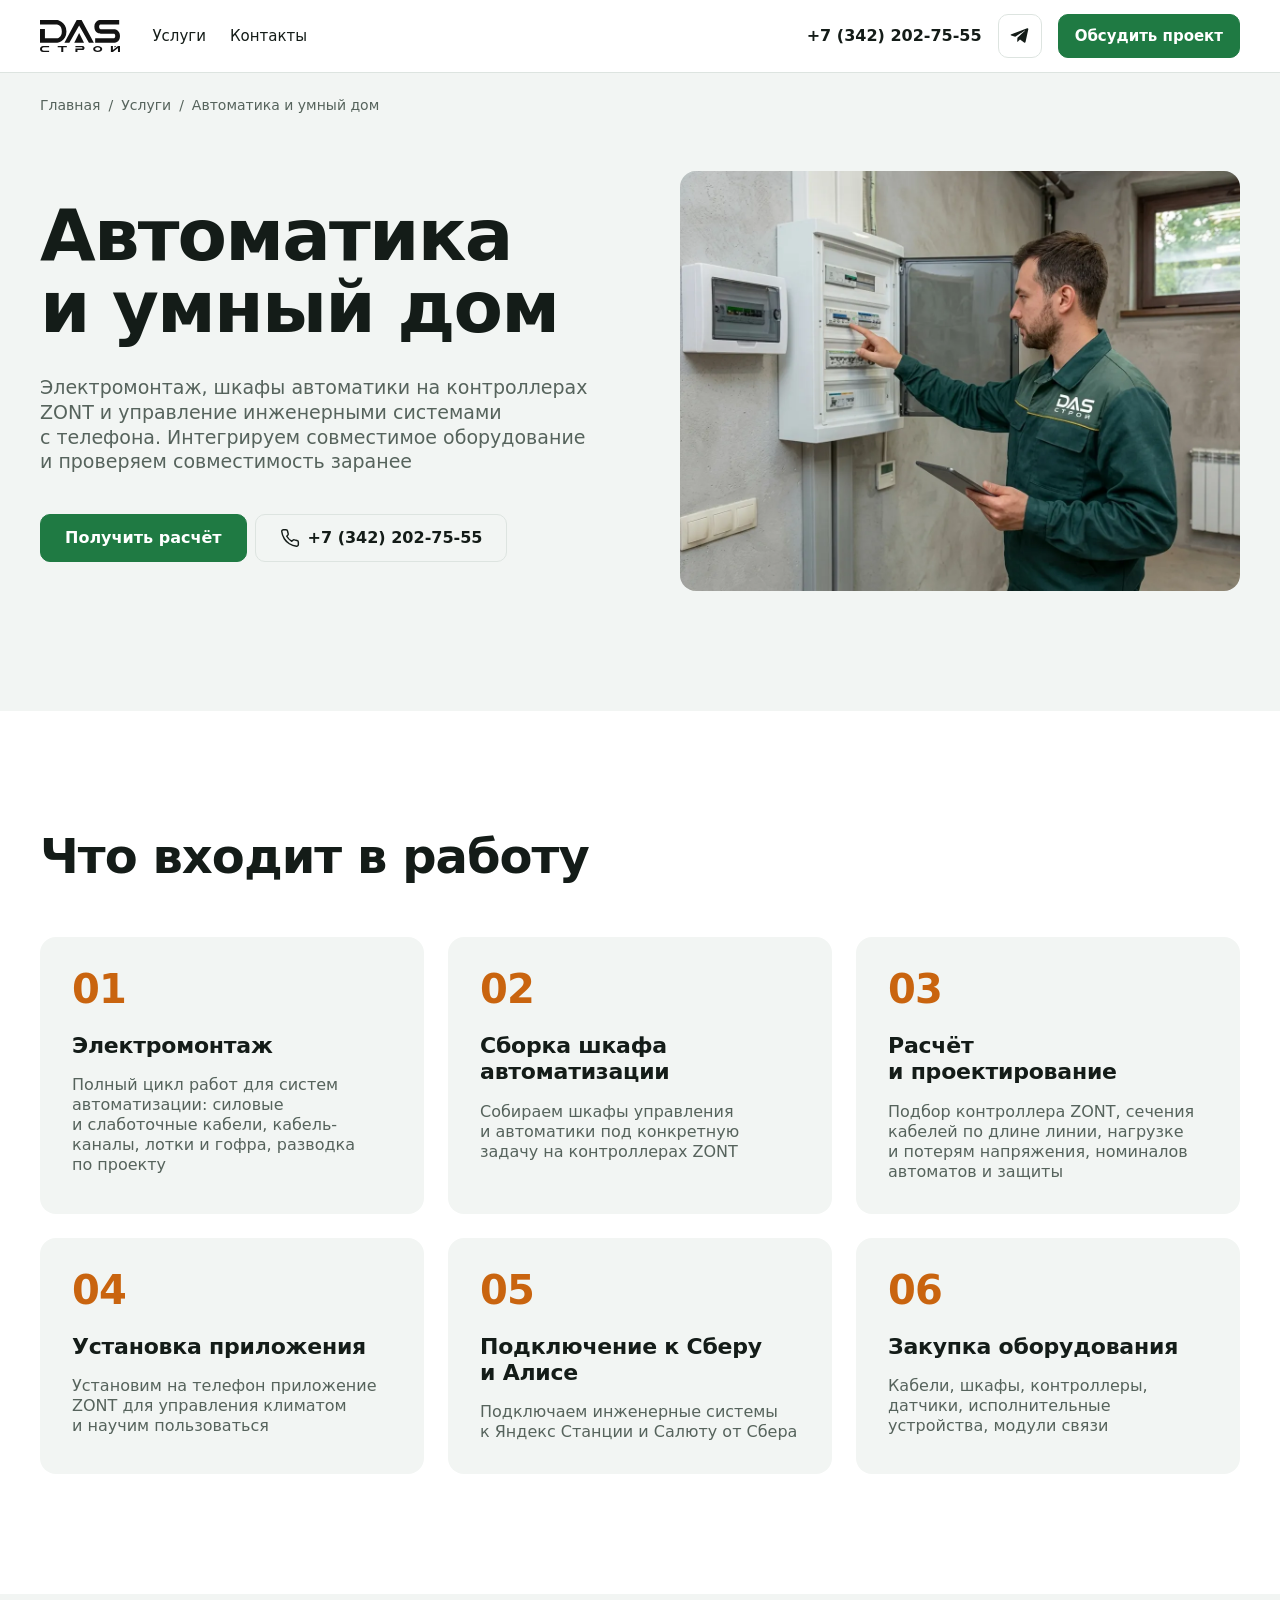
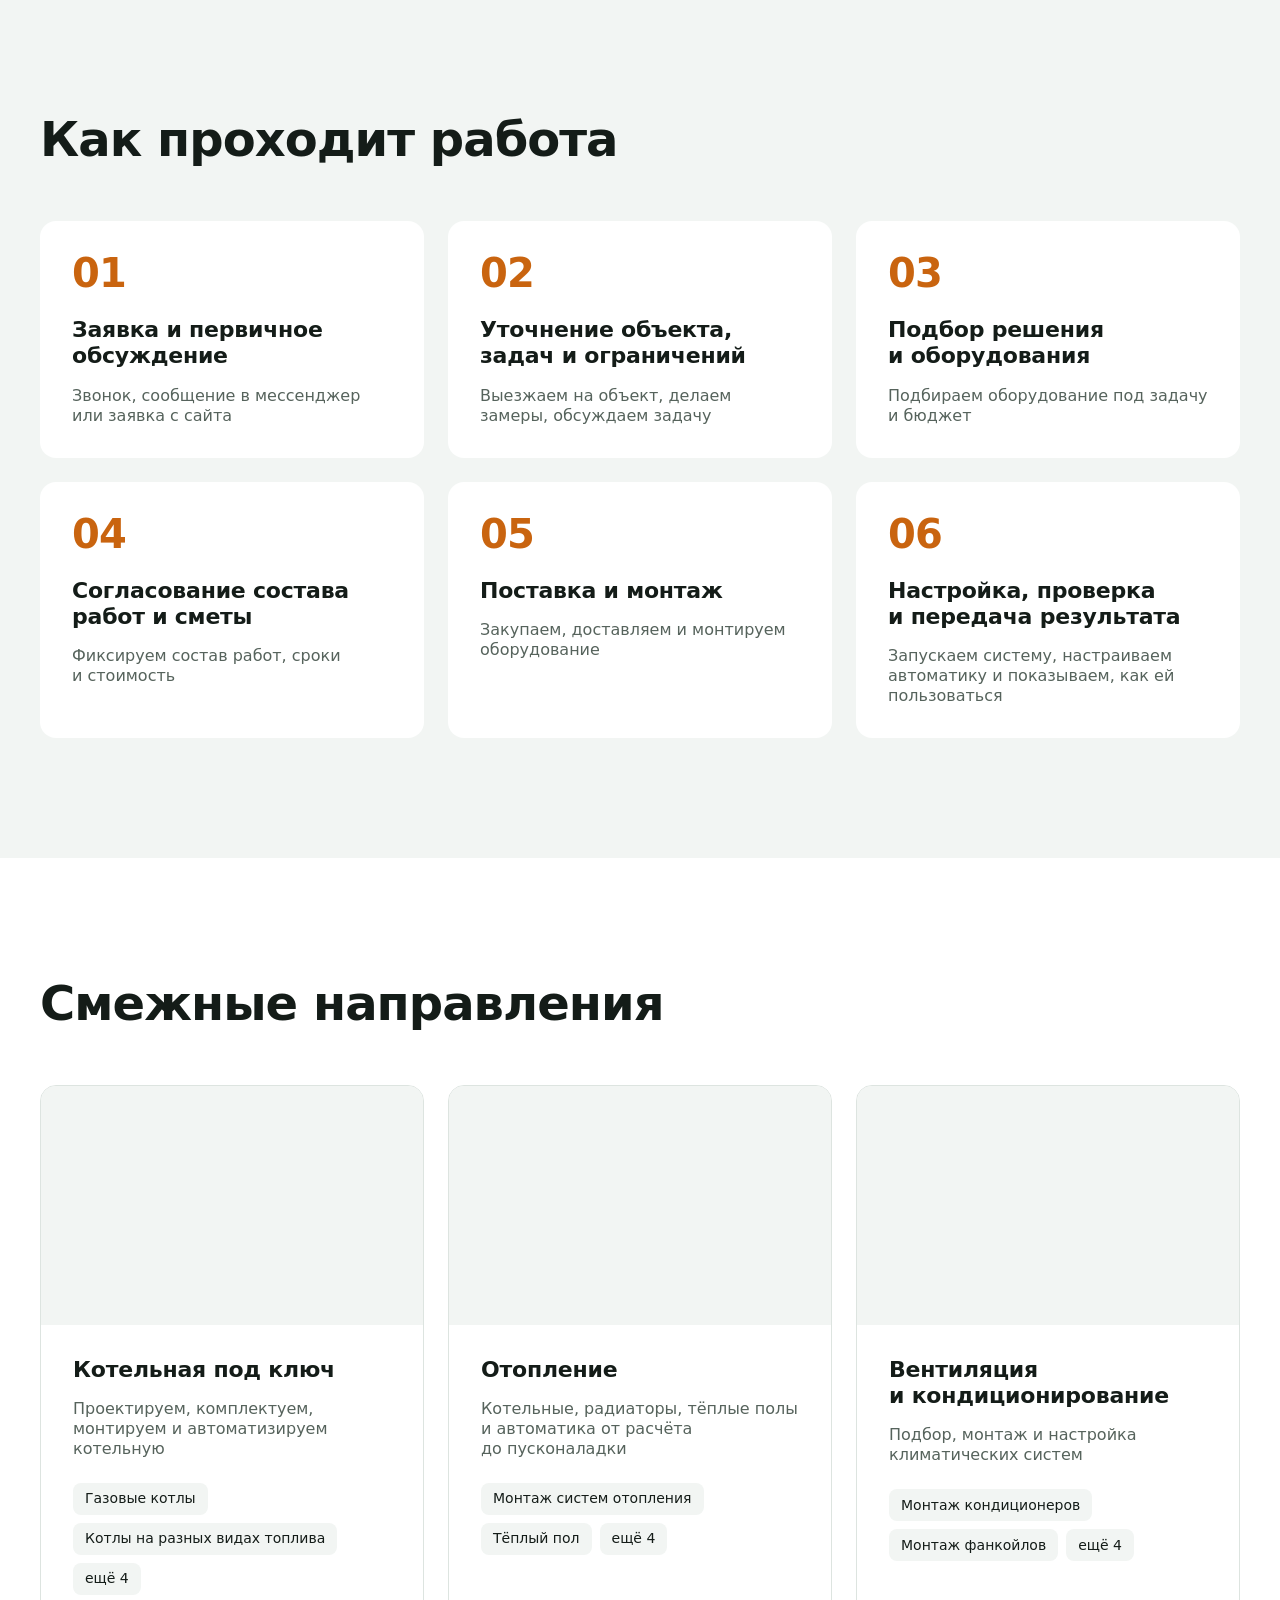
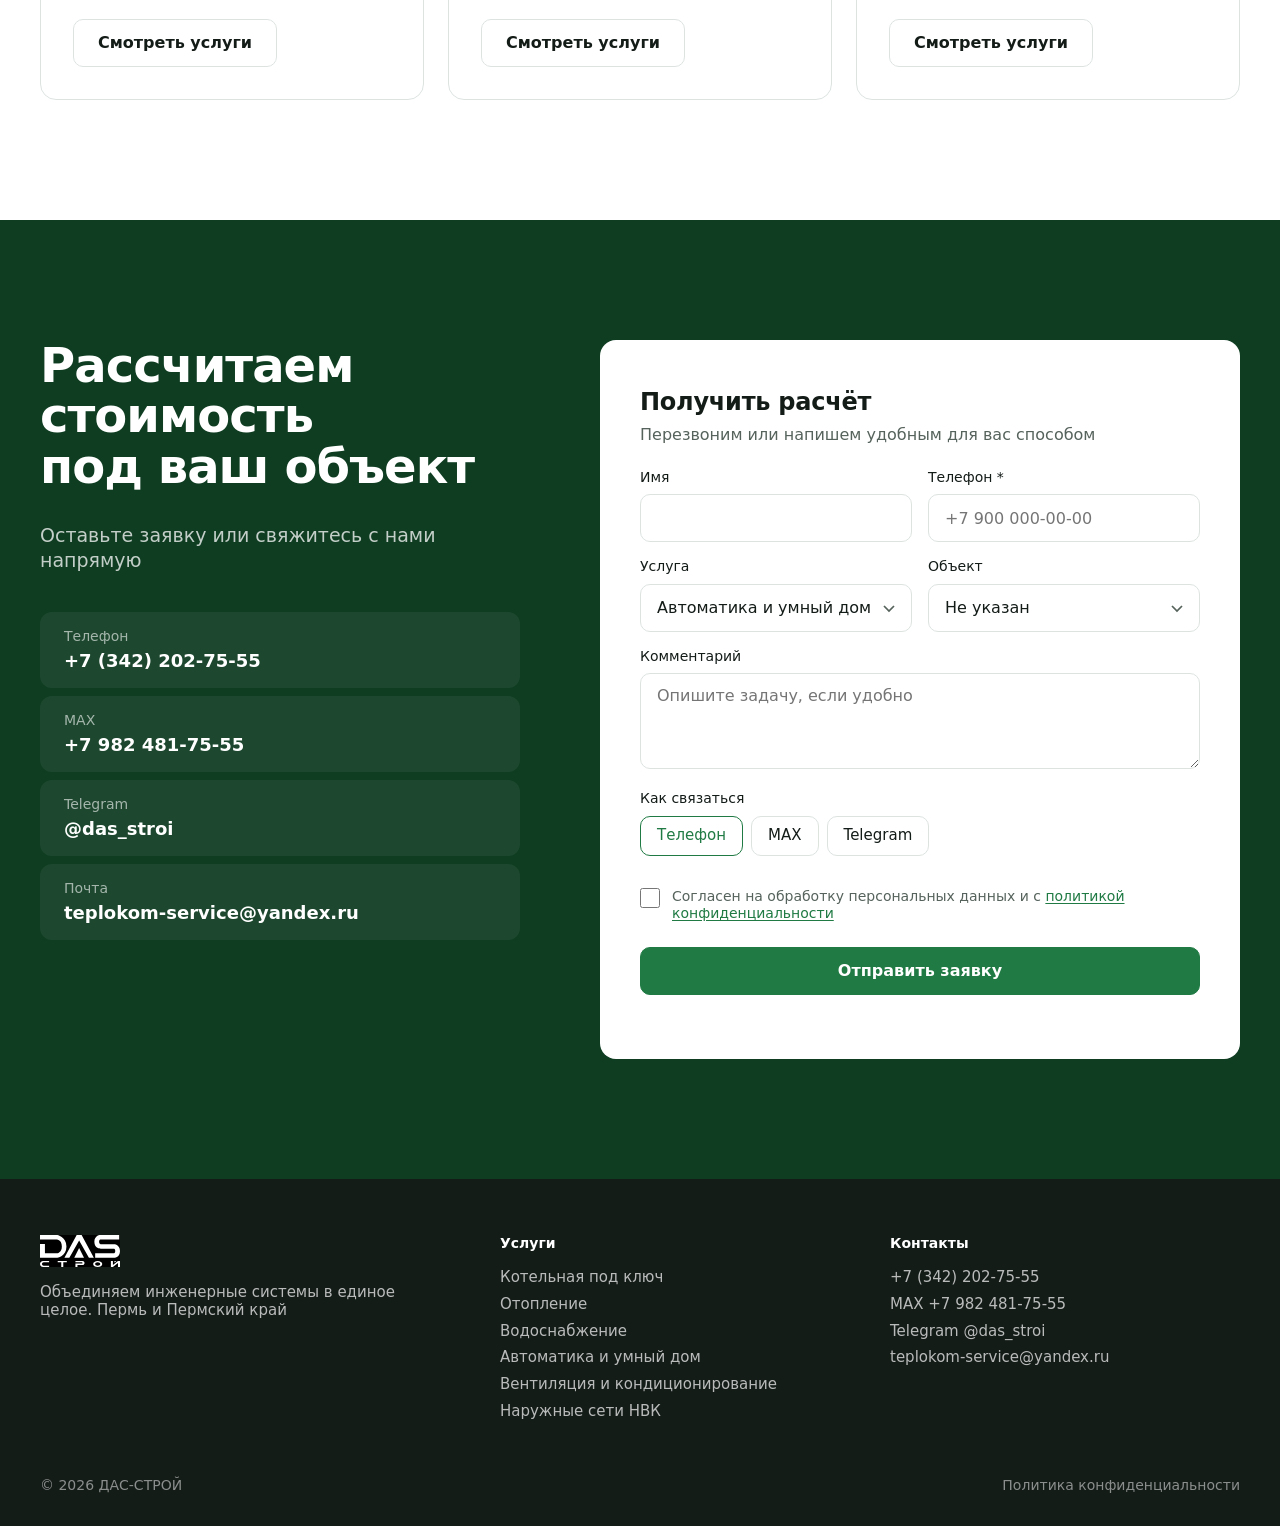
<file: uslugi/avtomatika/index.html>
<!doctype html>
<html lang="ru">
<head>
<meta charset="utf-8">
<meta name="viewport" content="width=device-width, initial-scale=1">
<meta name="robots" content="noindex, nofollow">
<meta http-equiv="Content-Security-Policy" content="default-src 'self'; script-src 'self'; style-src 'self' https://fonts.googleapis.com; font-src https://fonts.gstatic.com; img-src 'self' data:; connect-src 'self'; form-action 'self'; base-uri 'self'; object-src 'none'">
<meta name="referrer" content="strict-origin-when-cross-origin">
<title>Автоматика ZONT и умный дом в Перми: ДАС-СТРОЙ</title>
<meta name="description" content="Электромонтаж, шкафы автоматики на контроллерах ZONT и управление инженерными системами с телефона. Интегрируем совместимое оборудование и проверяем совместимость заранее">
<link rel="canonical" href="https://das-stroi.ru/uslugi/avtomatika/">
<meta property="og:type" content="website">
<meta property="og:site_name" content="ДАС-СТРОЙ">
<meta property="og:locale" content="ru_RU">
<meta property="og:title" content="Автоматика ZONT и умный дом в Перми: ДАС-СТРОЙ">
<meta property="og:description" content="Электромонтаж, шкафы автоматики на контроллерах ZONT и управление инженерными системами с телефона. Интегрируем совместимое оборудование и проверяем совместимость заранее">
<meta property="og:url" content="https://das-stroi.ru/uslugi/avtomatika/">
<meta property="og:image" content="https://das-stroi.ru/og.jpg">
<meta property="og:image:width" content="1200">
<meta property="og:image:height" content="630">
<meta property="og:image:alt" content="ДАС-СТРОЙ: Объединяем инженерные системы в единое целое">
<meta name="twitter:card" content="summary_large_image">
<link rel="icon" href="../../favicon.svg" type="image/svg+xml">
<link rel="preconnect" href="https://fonts.googleapis.com">
<link rel="preconnect" href="https://fonts.gstatic.com" crossorigin>
<link rel="stylesheet" href="https://fonts.googleapis.com/css2?family=Manrope:wght@400;500;600;700&display=swap">
<link rel="stylesheet" href="../../assets/style.css?v=mwm5mju1">
<script type="application/ld+json">{"@context":"https://schema.org","@graph":[{"@type":"HomeAndConstructionBusiness","@id":"https://das-stroi.ru/#org","name":"ДАС-СТРОЙ","url":"https://das-stroi.ru/","logo":"https://das-stroi.ru/LogonoFields2.svg","image":"https://das-stroi.ru/og.jpg","telephone":"+73422027555","email":"teplokom-service@yandex.ru","areaServed":"Пермский край","address":{"@type":"PostalAddress","addressLocality":"Пермь","addressCountry":"RU"},"sameAs":["https://t.me/das_stroi","https://t.me/das_stroi_perm"]},{"@type":"Service","name":"Автоматика и умный дом","description":"Электромонтаж, шкафы автоматики на контроллерах ZONT и управление инженерными системами с телефона. Интегрируем совместимое оборудование и проверяем совместимость заранее","provider":{"@id":"https://das-stroi.ru/#org"},"areaServed":"Пермский край","url":"https://das-stroi.ru/uslugi/avtomatika/"},{"@type":"BreadcrumbList","itemListElement":[{"@type":"ListItem","position":1,"name":"Главная","item":"https://das-stroi.ru/"},{"@type":"ListItem","position":2,"name":"Автоматика и умный дом","item":"https://das-stroi.ru/uslugi/avtomatika/"}]}]}</script>
<script src="../../assets/main.js?v=mwm5mju1" defer></script>
</head>
<body><header class="hdr">
  <div class="wrap hdr-in">
    <a class="logo" href="../../" aria-label="ДАС-СТРОЙ, на главную"><img src="../../LogonoFields2.svg" alt="ДАС-СТРОЙ" width="80" height="32"></a>
    <nav class="nav" aria-label="Основное меню"><a href="../../#services">Услуги</a><a href="../../#contacts">Контакты</a></nav>
    <div class="hdr-r">
      <a class="hdr-ph" href="tel:+73422027555">+7 (342) 202-75-55</a>
      <a class="ico hdr-tg" href="https://t.me/das_stroi" target="_blank" rel="noopener noreferrer" aria-label="Написать в Telegram"><svg viewBox="0 0 24 24" fill="currentColor" aria-hidden="true"><path d="M21.9 4.3 18.7 19c-.2 1-.9 1.3-1.8.8l-4.9-3.6-2.4 2.3c-.3.3-.5.5-1 .5l.3-5 9.1-8.2c.4-.4-.1-.6-.6-.2L6.3 13 1.5 11.5c-1-.3-1-1 .2-1.5L20.6 2.8c.9-.3 1.6.2 1.3 1.5z"/></svg></a>
      <a class="btn btn-p" href="../../#contacts">Обсудить проект</a>
      <a class="ico burger-call burger" href="tel:+73422027555" aria-label="Позвонить +7 (342) 202-75-55"><svg viewBox="0 0 24 24" fill="none" stroke="currentColor" stroke-width="1.75" stroke-linecap="round" stroke-linejoin="round" aria-hidden="true"><path d="M22 16.9v3a2 2 0 0 1-2.2 2 19.8 19.8 0 0 1-8.6-3 19.5 19.5 0 0 1-6-6A19.8 19.8 0 0 1 2.1 4.2 2 2 0 0 1 4.1 2h3a2 2 0 0 1 2 1.7c.1 1 .4 1.9.7 2.8a2 2 0 0 1-.5 2.1L8.1 9.9a16 16 0 0 0 6 6l1.3-1.3a2 2 0 0 1 2.1-.4c.9.3 1.8.6 2.8.7a2 2 0 0 1 1.7 2z"/></svg></a>
      <button class="ico burger" type="button" aria-label="Открыть меню" aria-expanded="false" aria-controls="mm" data-mm-open><svg viewBox="0 0 24 24" fill="none" stroke="currentColor" stroke-width="1.75" stroke-linecap="round" aria-hidden="true"><path d="M4 7h16M4 12h16M4 17h16"/></svg></button>
    </div>
  </div>
</header>
<div class="mm" id="mm" aria-hidden="true" inert role="dialog" aria-label="Меню">
  <div class="mm-top"><a class="logo" href="../../"><img src="../../LogonoFields2.svg" alt="ДАС-СТРОЙ" width="80" height="32"></a><button class="ico" type="button" aria-label="Закрыть меню" data-mm-close><svg viewBox="0 0 24 24" fill="none" stroke="currentColor" stroke-width="1.75" stroke-linecap="round" aria-hidden="true"><path d="M6 6l12 12M18 6 6 18"/></svg></button></div>
  <nav class="mm-list" aria-label="Меню">
    <a href="../../#services" data-mm-close>Услуги</a>
    <a class="sub" href="../../uslugi/kotelnaya/" data-mm-close>Котельная под ключ</a>
    <a class="sub" href="../../uslugi/otoplenie/" data-mm-close>Отопление</a>
    <a class="sub" href="../../uslugi/vodosnabzhenie/" data-mm-close>Водоснабжение</a>
    <a class="sub" href="../../uslugi/avtomatika/" data-mm-close>Автоматика и умный дом</a>
    <a class="sub" href="../../uslugi/ventilyaciya/" data-mm-close>Вентиляция и кондиционирование</a>
    <a class="sub" href="../../uslugi/naruzhnye-seti/" data-mm-close>Наружные сети НВК</a>
    <a href="../../#contacts" data-mm-close>Контакты</a>
  </nav>
  <div class="mm-foot"><a class="btn btn-p" href="../../#contacts" data-mm-close>Обсудить проект</a><a class="btn btn-s" href="tel:+73422027555"><svg viewBox="0 0 24 24" fill="none" stroke="currentColor" stroke-width="1.75" stroke-linecap="round" stroke-linejoin="round" aria-hidden="true"><path d="M22 16.9v3a2 2 0 0 1-2.2 2 19.8 19.8 0 0 1-8.6-3 19.5 19.5 0 0 1-6-6A19.8 19.8 0 0 1 2.1 4.2 2 2 0 0 1 4.1 2h3a2 2 0 0 1 2 1.7c.1 1 .4 1.9.7 2.8a2 2 0 0 1-.5 2.1L8.1 9.9a16 16 0 0 0 6 6l1.3-1.3a2 2 0 0 1 2.1-.4c.9.3 1.8.6 2.8.7a2 2 0 0 1 1.7 2z"/></svg>+7 (342) 202-75-55</a></div>
</div>
<main>
<section class="svc-hero">
  <div class="wrap">
    <nav class="crumbs" aria-label="Хлебные крошки"><a href="../../">Главная</a><span aria-hidden="true">/</span><a href="../../#services">Услуги</a><span aria-hidden="true">/</span><span aria-current="page">Автоматика и умный дом</span></nav>
    <div class="svc-g">
      <div>
        <h1 class="h1">Автоматика и умный дом</h1>
        <p class="lead">Электромонтаж, шкафы автоматики на контроллерах ZONT и управление инженерными системами с телефона. Интегрируем совместимое оборудование и проверяем совместимость заранее</p>
        <div class="hero-act"><a class="btn btn-p" href="#contacts">Получить расчёт</a><a class="btn btn-s" href="tel:+73422027555"><svg viewBox="0 0 24 24" fill="none" stroke="currentColor" stroke-width="1.75" stroke-linecap="round" stroke-linejoin="round" aria-hidden="true"><path d="M22 16.9v3a2 2 0 0 1-2.2 2 19.8 19.8 0 0 1-8.6-3 19.5 19.5 0 0 1-6-6A19.8 19.8 0 0 1 2.1 4.2 2 2 0 0 1 4.1 2h3a2 2 0 0 1 2 1.7c.1 1 .4 1.9.7 2.8a2 2 0 0 1-.5 2.1L8.1 9.9a16 16 0 0 0 6 6l1.3-1.3a2 2 0 0 1 2.1-.4c.9.3 1.8.6 2.8.7a2 2 0 0 1 1.7 2z"/></svg>+7 (342) 202-75-55</a></div>
      </div>
      <div class="svc-ph"><img src="../../img/electro.webp" alt="Настройка шкафа автоматики" width="1200" height="900" fetchpriority="high"></div>
    </div>
  </div>
</section>

<section class="sec" id="items">
  <div class="wrap">
    <div class="sh"><h2 class="h2">Что входит в работу</h2></div>
    <div class="tiles">
      <div class="tile"><span class="num">01</span><h3 class="h3">Электромонтаж</h3><p class="txt">Полный цикл работ для систем автоматизации: силовые и слаботочные кабели, кабель-каналы, лотки и гофра, разводка по проекту</p></div>
      <div class="tile"><span class="num">02</span><h3 class="h3">Сборка шкафа автоматизации</h3><p class="txt">Собираем шкафы управления и автоматики под конкретную задачу на контроллерах ZONT</p></div>
      <div class="tile"><span class="num">03</span><h3 class="h3">Расчёт и проектирование</h3><p class="txt">Подбор контроллера ZONT, сечения кабелей по длине линии, нагрузке и потерям напряжения, номиналов автоматов и защиты</p></div>
      <div class="tile"><span class="num">04</span><h3 class="h3">Установка приложения</h3><p class="txt">Установим на телефон приложение ZONT для управления климатом и научим пользоваться</p></div>
      <div class="tile"><span class="num">05</span><h3 class="h3">Подключение к Сберу и Алисе</h3><p class="txt">Подключаем инженерные системы к Яндекс Станции и Салюту от Сбера</p></div>
      <div class="tile"><span class="num">06</span><h3 class="h3">Закупка оборудования</h3><p class="txt">Кабели, шкафы, контроллеры, датчики, исполнительные устройства, модули связи</p></div>
    </div>
  </div>
</section>

<section class="sec alt" id="process">
  <div class="wrap">
    <div class="sh"><h2 class="h2">Как проходит работа</h2></div>
    <ol class="tiles steps"><li class="tile"><span class="num">01</span><h3 class="h3">Заявка и первичное обсуждение</h3><p class="txt">Звонок, сообщение в мессенджер или заявка с сайта</p></li><li class="tile"><span class="num">02</span><h3 class="h3">Уточнение объекта, задач и ограничений</h3><p class="txt">Выезжаем на объект, делаем замеры, обсуждаем задачу</p></li><li class="tile"><span class="num">03</span><h3 class="h3">Подбор решения и оборудования</h3><p class="txt">Подбираем оборудование под задачу и бюджет</p></li><li class="tile"><span class="num">04</span><h3 class="h3">Согласование состава работ и сметы</h3><p class="txt">Фиксируем состав работ, сроки и стоимость</p></li><li class="tile"><span class="num">05</span><h3 class="h3">Поставка и монтаж</h3><p class="txt">Закупаем, доставляем и монтируем оборудование</p></li><li class="tile"><span class="num">06</span><h3 class="h3">Настройка, проверка и передача результата</h3><p class="txt">Запускаем систему, настраиваем автоматику и показываем, как ей пользоваться</p></li></ol>
  </div>
</section>

<section class="sec" id="related">
  <div class="wrap">
    <div class="sh"><h2 class="h2">Смежные направления</h2></div>
    <div class="cards">
      <a class="card" href="../../uslugi/kotelnaya/">
        <div class="card-ph"><img src="../../img/avto.webp" alt="Котельная с шкафом автоматики" width="1200" height="900" loading="lazy" decoding="async"></div>
        <div class="card-b"><h3 class="h3">Котельная под ключ</h3><p class="txt">Проектируем, комплектуем, монтируем и автоматизируем котельную</p>
          <ul class="tags"><li>Газовые котлы</li><li>Котлы на разных видах топлива</li><li>ещё 4</li></ul>
          <span class="btn btn-s">Смотреть услуги</span></div>
      </a>
      <a class="card" href="../../uslugi/otoplenie/">
        <div class="card-ph"><img src="../../img/otop.webp" alt="Настенный газовый котёл" width="1200" height="900" loading="lazy" decoding="async"></div>
        <div class="card-b"><h3 class="h3">Отопление</h3><p class="txt">Котельные, радиаторы, тёплые полы и автоматика от расчёта до пусконаладки</p>
          <ul class="tags"><li>Монтаж систем отопления</li><li>Тёплый пол</li><li>ещё 4</li></ul>
          <span class="btn btn-s">Смотреть услуги</span></div>
      </a>
      <a class="card" href="../../uslugi/ventilyaciya/">
        <div class="card-ph"><img src="../../img/vent.webp" alt="Монтаж кассетного кондиционера" width="1200" height="900" loading="lazy" decoding="async"></div>
        <div class="card-b"><h3 class="h3">Вентиляция и кондиционирование</h3><p class="txt">Подбор, монтаж и настройка климатических систем</p>
          <ul class="tags"><li>Монтаж кондиционеров</li><li>Монтаж фанкойлов</li><li>ещё 4</li></ul>
          <span class="btn btn-s">Смотреть услуги</span></div>
      </a>
    </div>
  </div>
</section>

<section class="sec cta" id="contacts">
  <div class="wrap cta-g">
    <div>
      <h2 class="h2">Рассчитаем стоимость под ваш объект</h2>
      <p class="lead">Оставьте заявку или свяжитесь с нами напрямую</p>
      <div class="ct-list">
        <a class="ct-row" href="tel:+73422027555"><span class="l">Телефон</span><span class="v">+7 (342) 202-75-55</span></a>
        <a class="ct-row" href="tel:+79824817555"><span class="l">MAX</span><span class="v">+7 982 481-75-55</span></a>
        <a class="ct-row" href="https://t.me/das_stroi" target="_blank" rel="noopener noreferrer"><span class="l">Telegram</span><span class="v">@das_stroi</span></a>
        <a class="ct-row" href="mailto:teplokom-service@yandex.ru"><span class="l">Почта</span><span class="v">teplokom-service@yandex.ru</span></a>
      </div>
    </div>
    <form class="form" action="../../send.php" method="post" novalidate data-form>
        <h3 class="h3">Получить расчёт</h3>
        <p class="sub">Перезвоним или напишем удобным для вас способом</p>
        <div class="fields">
          <div class="f"><label for="f-name">Имя</label><input id="f-name" name="name" autocomplete="name" maxlength="80"></div>
          <div class="f" data-req="phone"><label for="f-phone">Телефон *</label><input id="f-phone" name="phone" type="tel" inputmode="tel" autocomplete="tel" placeholder="+7 900 000-00-00" required maxlength="24"><p class="err">Укажите номер, например +7 900 000-00-00</p></div>
          <div class="f"><label for="f-svc">Услуга</label><select id="f-svc" name="service"><option>Котельная под ключ</option><option>Отопление</option><option>Водоснабжение</option><option>Вентиляция и кондиционирование</option><option selected>Автоматика и умный дом</option><option>Наружные сети НВК</option><option>Электромонтаж</option><option>Другое</option></select></div>
          <div class="f"><label for="f-obj">Объект</label><select id="f-obj" name="object"><option value="">Не указан</option><option>Частный дом</option><option>Квартира</option><option>Коммерческий объект</option><option>Другое</option></select></div>
          <div class="f f-wide"><label for="f-msg">Комментарий</label><textarea id="f-msg" name="message" maxlength="2000" placeholder="Опишите задачу, если удобно"></textarea></div>
          <fieldset class="f f-wide"><legend class="lab">Как связаться</legend><div class="chips">
            <label class="chip"><input type="radio" name="channel" value="Телефон" checked><span>Телефон</span></label><label class="chip"><input type="radio" name="channel" value="MAX"><span>MAX</span></label><label class="chip"><input type="radio" name="channel" value="Telegram"><span>Telegram</span></label>
          </div></fieldset>
        </div>
        <div class="hp" aria-hidden="true"><label>Сайт<input name="website" tabindex="-1" autocomplete="off"></label></div>
        <input type="hidden" name="page"><input type="hidden" name="utm">
        <label class="agree" data-req="agree"><input type="checkbox" name="agree" value="1" required><span>Согласен на обработку персональных данных и с <a href="../../privacy/" target="_blank">политикой конфиденциальности</a></span></label>
        <button class="btn btn-p" type="submit">Отправить заявку</button>
        <p class="status" role="status" aria-live="polite"></p>
      </form>
  </div>
</section>
</main>
<footer class="ftr">
  <div class="wrap">
    <div class="ftr-g">
      <div><a class="logo" href="../../"><img src="../../LogonoFields1.svg" alt="ДАС-СТРОЙ" width="80" height="32"></a><p>Объединяем инженерные системы в единое целое. Пермь и Пермский край</p></div>
      <div><h4>Услуги</h4><ul><li><a href="../../uslugi/kotelnaya/">Котельная под ключ</a></li><li><a href="../../uslugi/otoplenie/">Отопление</a></li><li><a href="../../uslugi/vodosnabzhenie/">Водоснабжение</a></li><li><a href="../../uslugi/avtomatika/">Автоматика и умный дом</a></li><li><a href="../../uslugi/ventilyaciya/">Вентиляция и кондиционирование</a></li><li><a href="../../uslugi/naruzhnye-seti/">Наружные сети НВК</a></li></ul></div>
      <div><h4>Контакты</h4><ul>
        <li><a href="tel:+73422027555">+7 (342) 202-75-55</a></li>
        <li><a href="tel:+79824817555">MAX +7 982 481-75-55</a></li>
        <li><a href="https://t.me/das_stroi" target="_blank" rel="noopener noreferrer">Telegram @das_stroi</a></li>
        <li><a href="mailto:teplokom-service@yandex.ru">teplokom-service@yandex.ru</a></li>
      </ul></div>
    </div>
    <div class="ftr-b"><span>© 2026 ДАС-СТРОЙ</span><a href="../../privacy/">Политика конфиденциальности</a></div>
  </div>
</footer>
</body>
</html>
</file>
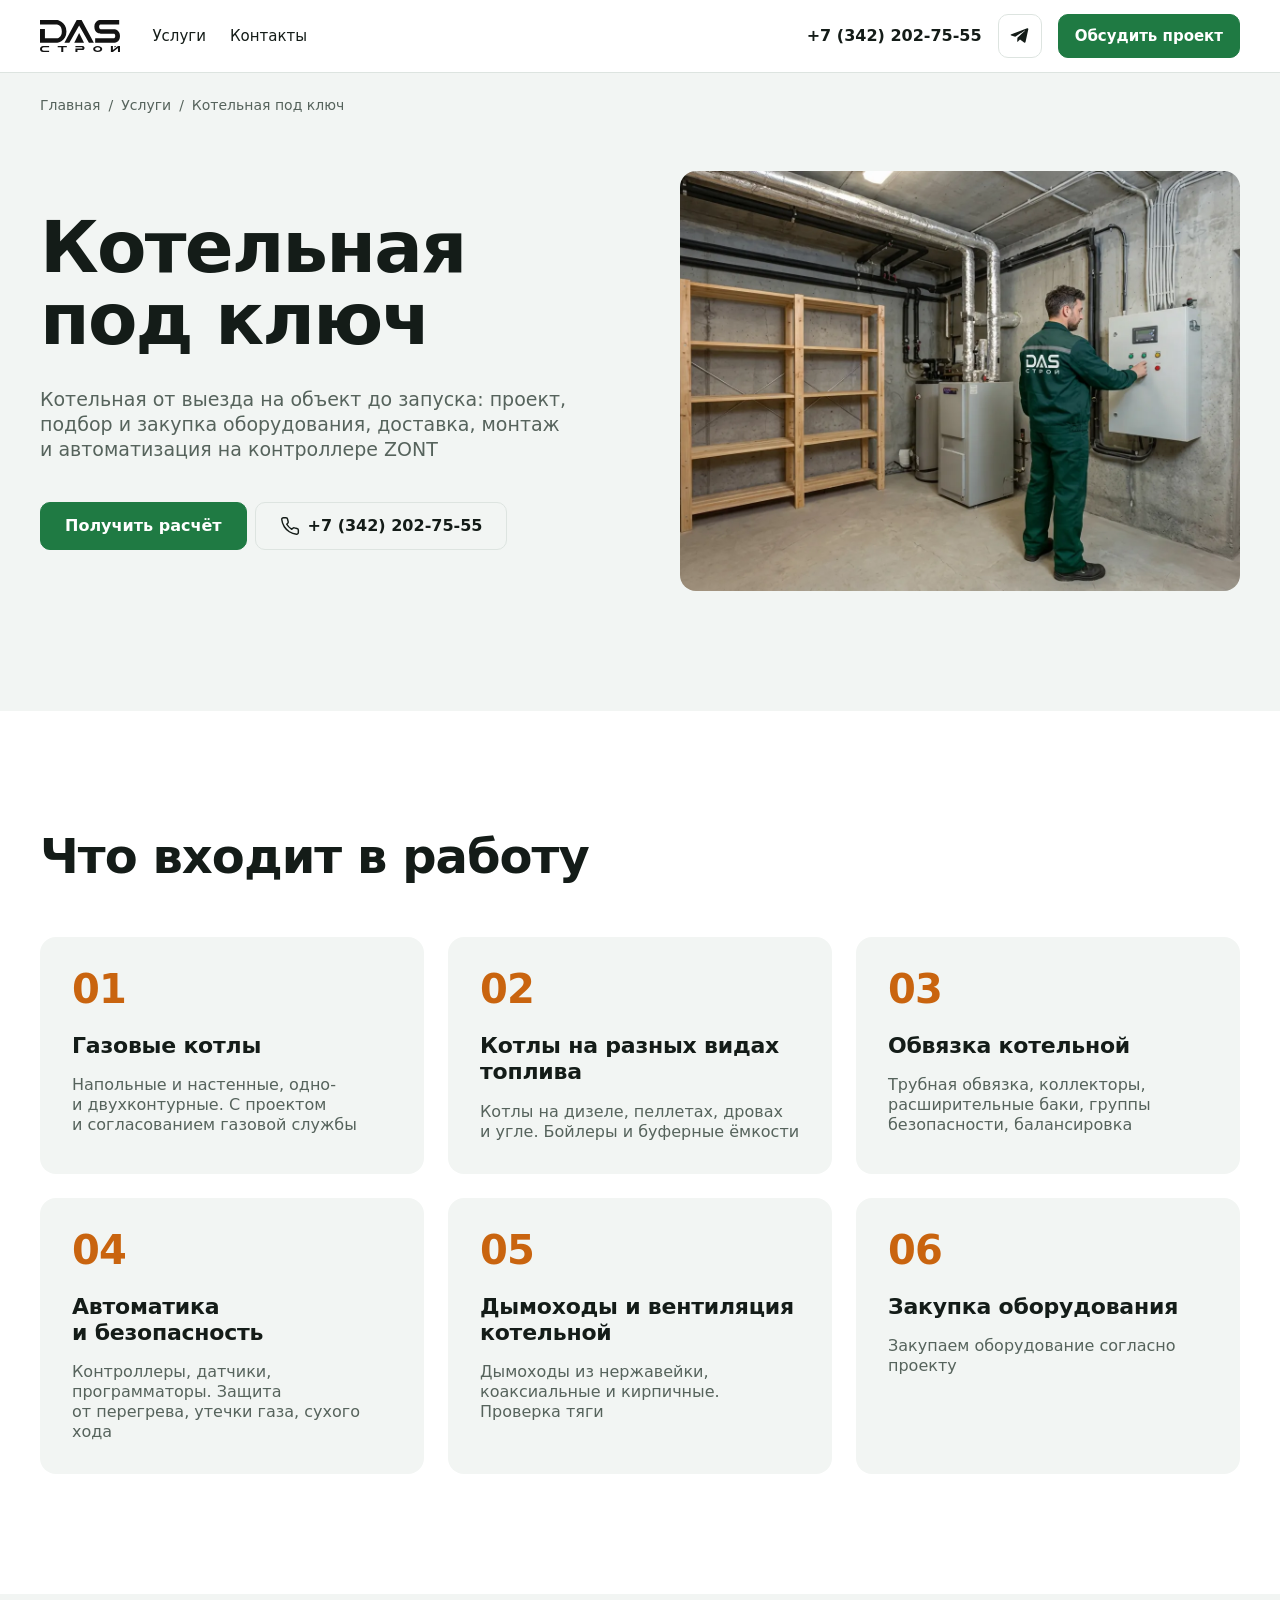
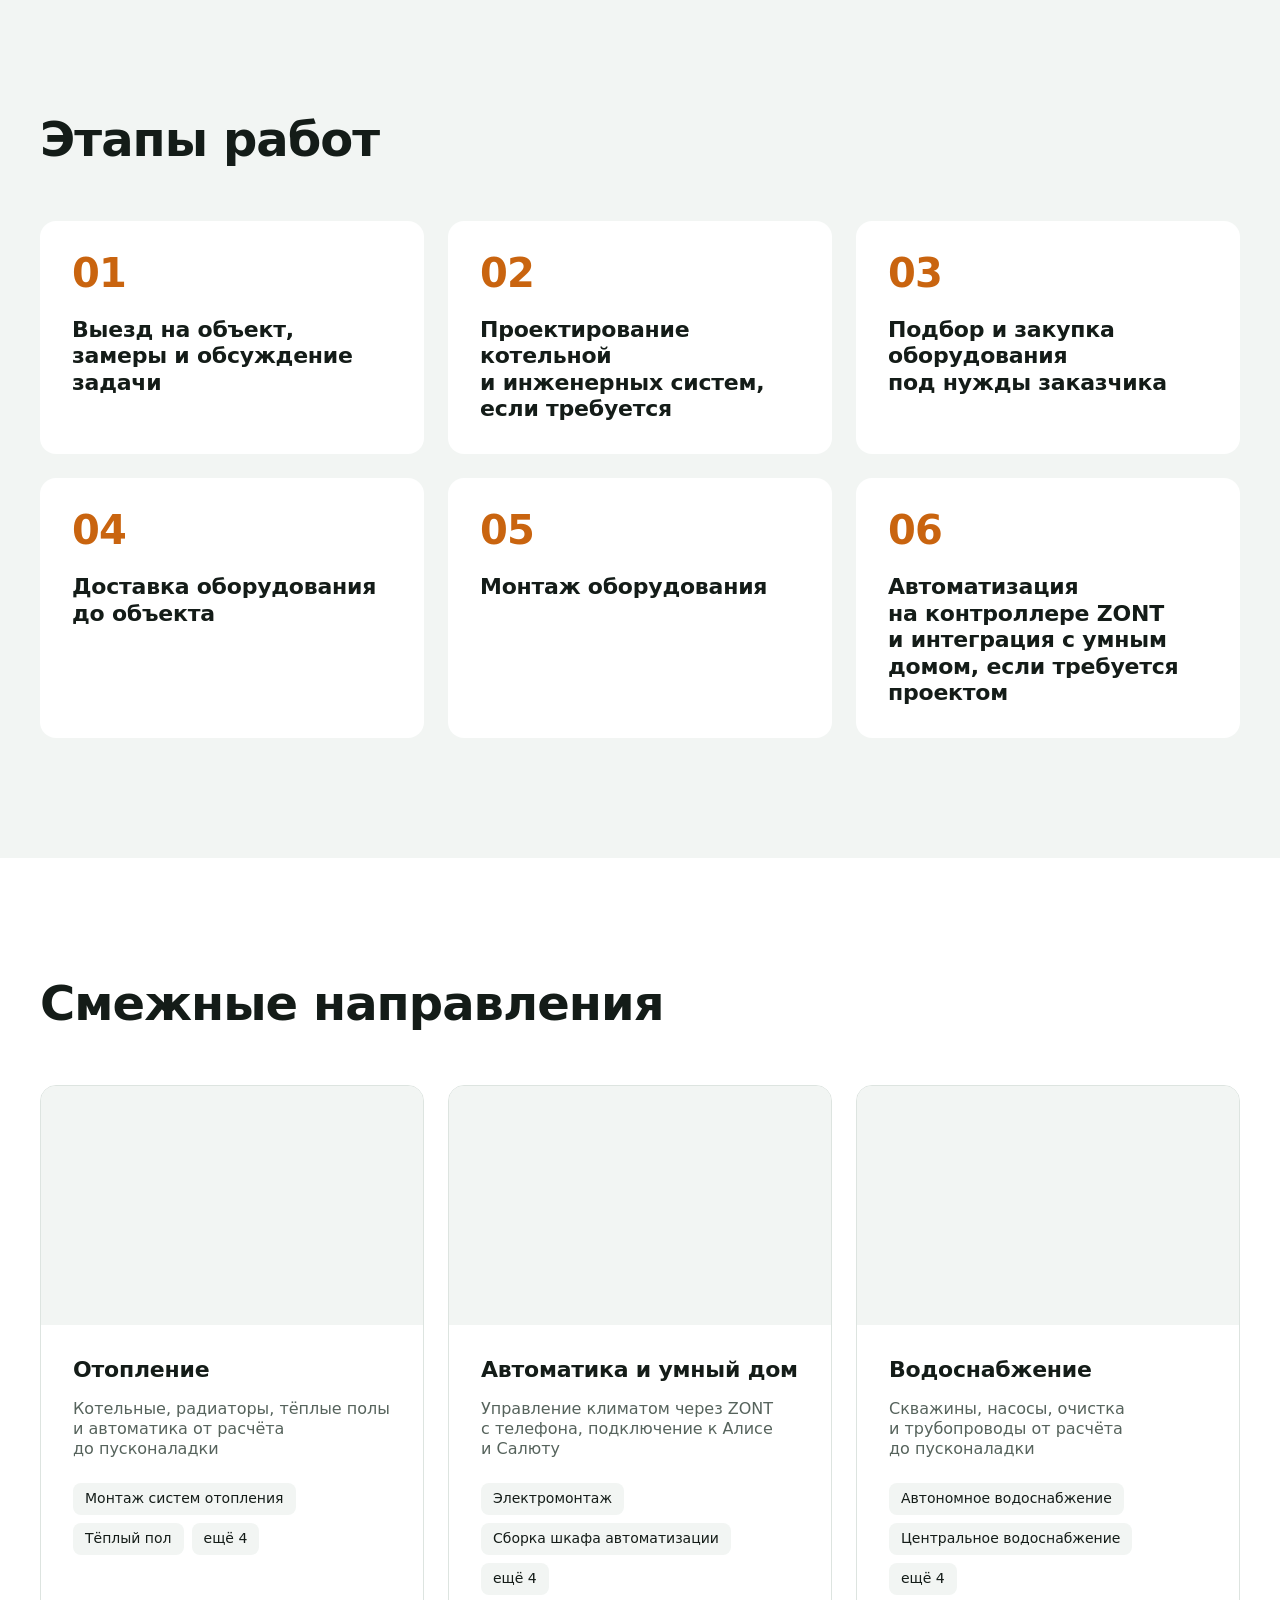
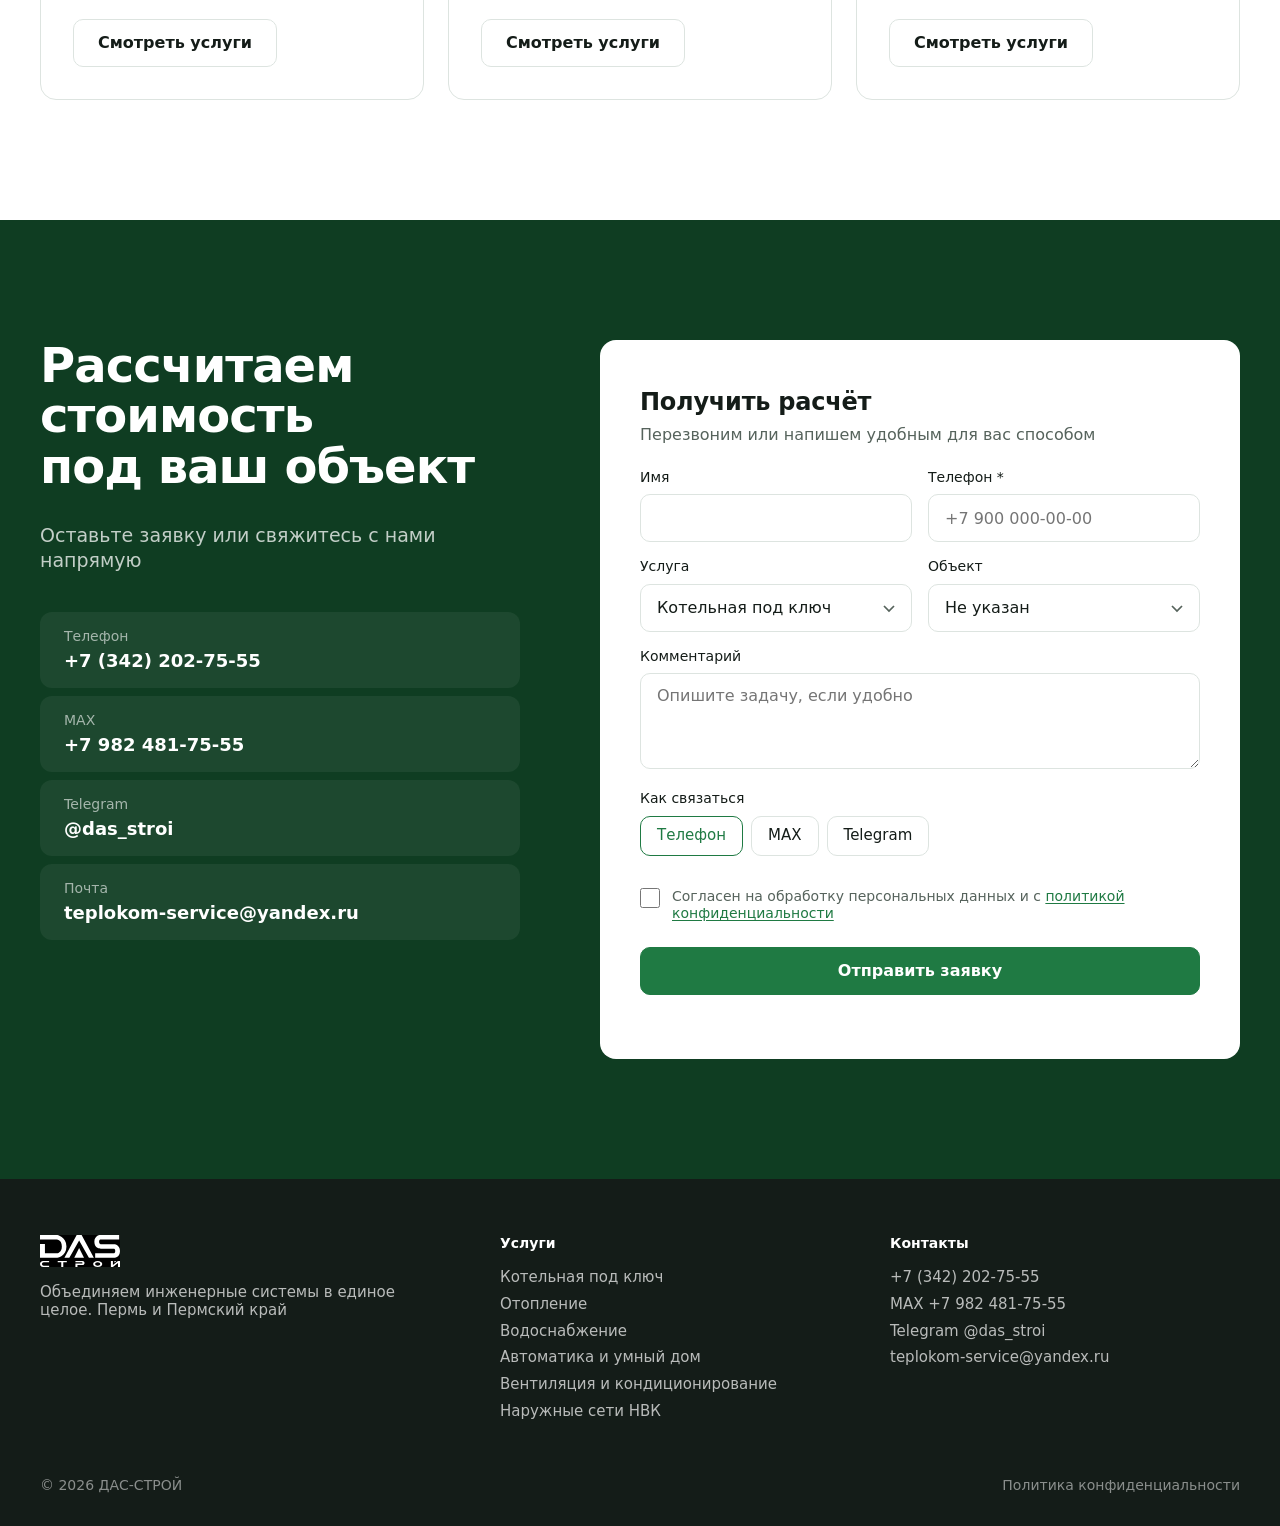
<file: uslugi/kotelnaya/index.html>
<!doctype html>
<html lang="ru">
<head>
<meta charset="utf-8">
<meta name="viewport" content="width=device-width, initial-scale=1">
<meta name="robots" content="noindex, nofollow">
<meta http-equiv="Content-Security-Policy" content="default-src 'self'; script-src 'self'; style-src 'self' https://fonts.googleapis.com; font-src https://fonts.gstatic.com; img-src 'self' data:; connect-src 'self'; form-action 'self'; base-uri 'self'; object-src 'none'">
<meta name="referrer" content="strict-origin-when-cross-origin">
<title>Котельная под ключ в Перми: ДАС-СТРОЙ</title>
<meta name="description" content="Котельная от выезда на объект до запуска: проект, подбор и закупка оборудования, доставка, монтаж и автоматизация на контроллере ZONT">
<link rel="canonical" href="https://das-stroi.ru/uslugi/kotelnaya/">
<meta property="og:type" content="website">
<meta property="og:site_name" content="ДАС-СТРОЙ">
<meta property="og:locale" content="ru_RU">
<meta property="og:title" content="Котельная под ключ в Перми: ДАС-СТРОЙ">
<meta property="og:description" content="Котельная от выезда на объект до запуска: проект, подбор и закупка оборудования, доставка, монтаж и автоматизация на контроллере ZONT">
<meta property="og:url" content="https://das-stroi.ru/uslugi/kotelnaya/">
<meta property="og:image" content="https://das-stroi.ru/og.jpg">
<meta property="og:image:width" content="1200">
<meta property="og:image:height" content="630">
<meta property="og:image:alt" content="ДАС-СТРОЙ: Объединяем инженерные системы в единое целое">
<meta name="twitter:card" content="summary_large_image">
<link rel="icon" href="../../favicon.svg" type="image/svg+xml">
<link rel="preconnect" href="https://fonts.googleapis.com">
<link rel="preconnect" href="https://fonts.gstatic.com" crossorigin>
<link rel="stylesheet" href="https://fonts.googleapis.com/css2?family=Manrope:wght@400;500;600;700&display=swap">
<link rel="stylesheet" href="../../assets/style.css?v=mwm5mju1">
<script type="application/ld+json">{"@context":"https://schema.org","@graph":[{"@type":"HomeAndConstructionBusiness","@id":"https://das-stroi.ru/#org","name":"ДАС-СТРОЙ","url":"https://das-stroi.ru/","logo":"https://das-stroi.ru/LogonoFields2.svg","image":"https://das-stroi.ru/og.jpg","telephone":"+73422027555","email":"teplokom-service@yandex.ru","areaServed":"Пермский край","address":{"@type":"PostalAddress","addressLocality":"Пермь","addressCountry":"RU"},"sameAs":["https://t.me/das_stroi","https://t.me/das_stroi_perm"]},{"@type":"Service","name":"Котельная под ключ","description":"Котельная от выезда на объект до запуска: проект, подбор и закупка оборудования, доставка, монтаж и автоматизация на контроллере ZONT","provider":{"@id":"https://das-stroi.ru/#org"},"areaServed":"Пермский край","url":"https://das-stroi.ru/uslugi/kotelnaya/"},{"@type":"BreadcrumbList","itemListElement":[{"@type":"ListItem","position":1,"name":"Главная","item":"https://das-stroi.ru/"},{"@type":"ListItem","position":2,"name":"Котельная под ключ","item":"https://das-stroi.ru/uslugi/kotelnaya/"}]}]}</script>
<script src="../../assets/main.js?v=mwm5mju1" defer></script>
</head>
<body><header class="hdr">
  <div class="wrap hdr-in">
    <a class="logo" href="../../" aria-label="ДАС-СТРОЙ, на главную"><img src="../../LogonoFields2.svg" alt="ДАС-СТРОЙ" width="80" height="32"></a>
    <nav class="nav" aria-label="Основное меню"><a href="../../#services">Услуги</a><a href="../../#contacts">Контакты</a></nav>
    <div class="hdr-r">
      <a class="hdr-ph" href="tel:+73422027555">+7 (342) 202-75-55</a>
      <a class="ico hdr-tg" href="https://t.me/das_stroi" target="_blank" rel="noopener noreferrer" aria-label="Написать в Telegram"><svg viewBox="0 0 24 24" fill="currentColor" aria-hidden="true"><path d="M21.9 4.3 18.7 19c-.2 1-.9 1.3-1.8.8l-4.9-3.6-2.4 2.3c-.3.3-.5.5-1 .5l.3-5 9.1-8.2c.4-.4-.1-.6-.6-.2L6.3 13 1.5 11.5c-1-.3-1-1 .2-1.5L20.6 2.8c.9-.3 1.6.2 1.3 1.5z"/></svg></a>
      <a class="btn btn-p" href="../../#contacts">Обсудить проект</a>
      <a class="ico burger-call burger" href="tel:+73422027555" aria-label="Позвонить +7 (342) 202-75-55"><svg viewBox="0 0 24 24" fill="none" stroke="currentColor" stroke-width="1.75" stroke-linecap="round" stroke-linejoin="round" aria-hidden="true"><path d="M22 16.9v3a2 2 0 0 1-2.2 2 19.8 19.8 0 0 1-8.6-3 19.5 19.5 0 0 1-6-6A19.8 19.8 0 0 1 2.1 4.2 2 2 0 0 1 4.1 2h3a2 2 0 0 1 2 1.7c.1 1 .4 1.9.7 2.8a2 2 0 0 1-.5 2.1L8.1 9.9a16 16 0 0 0 6 6l1.3-1.3a2 2 0 0 1 2.1-.4c.9.3 1.8.6 2.8.7a2 2 0 0 1 1.7 2z"/></svg></a>
      <button class="ico burger" type="button" aria-label="Открыть меню" aria-expanded="false" aria-controls="mm" data-mm-open><svg viewBox="0 0 24 24" fill="none" stroke="currentColor" stroke-width="1.75" stroke-linecap="round" aria-hidden="true"><path d="M4 7h16M4 12h16M4 17h16"/></svg></button>
    </div>
  </div>
</header>
<div class="mm" id="mm" aria-hidden="true" inert role="dialog" aria-label="Меню">
  <div class="mm-top"><a class="logo" href="../../"><img src="../../LogonoFields2.svg" alt="ДАС-СТРОЙ" width="80" height="32"></a><button class="ico" type="button" aria-label="Закрыть меню" data-mm-close><svg viewBox="0 0 24 24" fill="none" stroke="currentColor" stroke-width="1.75" stroke-linecap="round" aria-hidden="true"><path d="M6 6l12 12M18 6 6 18"/></svg></button></div>
  <nav class="mm-list" aria-label="Меню">
    <a href="../../#services" data-mm-close>Услуги</a>
    <a class="sub" href="../../uslugi/kotelnaya/" data-mm-close>Котельная под ключ</a>
    <a class="sub" href="../../uslugi/otoplenie/" data-mm-close>Отопление</a>
    <a class="sub" href="../../uslugi/vodosnabzhenie/" data-mm-close>Водоснабжение</a>
    <a class="sub" href="../../uslugi/avtomatika/" data-mm-close>Автоматика и умный дом</a>
    <a class="sub" href="../../uslugi/ventilyaciya/" data-mm-close>Вентиляция и кондиционирование</a>
    <a class="sub" href="../../uslugi/naruzhnye-seti/" data-mm-close>Наружные сети НВК</a>
    <a href="../../#contacts" data-mm-close>Контакты</a>
  </nav>
  <div class="mm-foot"><a class="btn btn-p" href="../../#contacts" data-mm-close>Обсудить проект</a><a class="btn btn-s" href="tel:+73422027555"><svg viewBox="0 0 24 24" fill="none" stroke="currentColor" stroke-width="1.75" stroke-linecap="round" stroke-linejoin="round" aria-hidden="true"><path d="M22 16.9v3a2 2 0 0 1-2.2 2 19.8 19.8 0 0 1-8.6-3 19.5 19.5 0 0 1-6-6A19.8 19.8 0 0 1 2.1 4.2 2 2 0 0 1 4.1 2h3a2 2 0 0 1 2 1.7c.1 1 .4 1.9.7 2.8a2 2 0 0 1-.5 2.1L8.1 9.9a16 16 0 0 0 6 6l1.3-1.3a2 2 0 0 1 2.1-.4c.9.3 1.8.6 2.8.7a2 2 0 0 1 1.7 2z"/></svg>+7 (342) 202-75-55</a></div>
</div>
<main>
<section class="svc-hero">
  <div class="wrap">
    <nav class="crumbs" aria-label="Хлебные крошки"><a href="../../">Главная</a><span aria-hidden="true">/</span><a href="../../#services">Услуги</a><span aria-hidden="true">/</span><span aria-current="page">Котельная под ключ</span></nav>
    <div class="svc-g">
      <div>
        <h1 class="h1">Котельная под ключ</h1>
        <p class="lead">Котельная от выезда на объект до запуска: проект, подбор и закупка оборудования, доставка, монтаж и автоматизация на контроллере ZONT</p>
        <div class="hero-act"><a class="btn btn-p" href="#contacts">Получить расчёт</a><a class="btn btn-s" href="tel:+73422027555"><svg viewBox="0 0 24 24" fill="none" stroke="currentColor" stroke-width="1.75" stroke-linecap="round" stroke-linejoin="round" aria-hidden="true"><path d="M22 16.9v3a2 2 0 0 1-2.2 2 19.8 19.8 0 0 1-8.6-3 19.5 19.5 0 0 1-6-6A19.8 19.8 0 0 1 2.1 4.2 2 2 0 0 1 4.1 2h3a2 2 0 0 1 2 1.7c.1 1 .4 1.9.7 2.8a2 2 0 0 1-.5 2.1L8.1 9.9a16 16 0 0 0 6 6l1.3-1.3a2 2 0 0 1 2.1-.4c.9.3 1.8.6 2.8.7a2 2 0 0 1 1.7 2z"/></svg>+7 (342) 202-75-55</a></div>
      </div>
      <div class="svc-ph"><img src="../../img/avto.webp" alt="Котельная с шкафом автоматики" width="1200" height="900" fetchpriority="high"></div>
    </div>
  </div>
</section>

<section class="sec" id="items">
  <div class="wrap">
    <div class="sh"><h2 class="h2">Что входит в работу</h2></div>
    <div class="tiles">
      <div class="tile"><span class="num">01</span><h3 class="h3">Газовые котлы</h3><p class="txt">Напольные и настенные, одно- и двухконтурные. С проектом и согласованием газовой службы</p></div>
      <div class="tile"><span class="num">02</span><h3 class="h3">Котлы на разных видах топлива</h3><p class="txt">Котлы на дизеле, пеллетах, дровах и угле. Бойлеры и буферные ёмкости</p></div>
      <div class="tile"><span class="num">03</span><h3 class="h3">Обвязка котельной</h3><p class="txt">Трубная обвязка, коллекторы, расширительные баки, группы безопасности, балансировка</p></div>
      <div class="tile"><span class="num">04</span><h3 class="h3">Автоматика и безопасность</h3><p class="txt">Контроллеры, датчики, программаторы. Защита от перегрева, утечки газа, сухого хода</p></div>
      <div class="tile"><span class="num">05</span><h3 class="h3">Дымоходы и вентиляция котельной</h3><p class="txt">Дымоходы из нержавейки, коаксиальные и кирпичные. Проверка тяги</p></div>
      <div class="tile"><span class="num">06</span><h3 class="h3">Закупка оборудования</h3><p class="txt">Закупаем оборудование согласно проекту</p></div>
    </div>
  </div>
</section>

<section class="sec alt" id="process">
  <div class="wrap">
    <div class="sh"><h2 class="h2">Этапы работ</h2></div>
    <ol class="tiles steps"><li class="tile"><span class="num">01</span><h3 class="h3">Выезд на объект, замеры и обсуждение задачи</h3></li><li class="tile"><span class="num">02</span><h3 class="h3">Проектирование котельной и инженерных систем, если требуется</h3></li><li class="tile"><span class="num">03</span><h3 class="h3">Подбор и закупка оборудования под нужды заказчика</h3></li><li class="tile"><span class="num">04</span><h3 class="h3">Доставка оборудования до объекта</h3></li><li class="tile"><span class="num">05</span><h3 class="h3">Монтаж оборудования</h3></li><li class="tile"><span class="num">06</span><h3 class="h3">Автоматизация на контроллере ZONT и интеграция с умным домом, если требуется проектом</h3></li></ol>
  </div>
</section>

<section class="sec" id="related">
  <div class="wrap">
    <div class="sh"><h2 class="h2">Смежные направления</h2></div>
    <div class="cards">
      <a class="card" href="../../uslugi/otoplenie/">
        <div class="card-ph"><img src="../../img/otop.webp" alt="Настенный газовый котёл" width="1200" height="900" loading="lazy" decoding="async"></div>
        <div class="card-b"><h3 class="h3">Отопление</h3><p class="txt">Котельные, радиаторы, тёплые полы и автоматика от расчёта до пусконаладки</p>
          <ul class="tags"><li>Монтаж систем отопления</li><li>Тёплый пол</li><li>ещё 4</li></ul>
          <span class="btn btn-s">Смотреть услуги</span></div>
      </a>
      <a class="card" href="../../uslugi/avtomatika/">
        <div class="card-ph"><img src="../../img/electro.webp" alt="Настройка шкафа автоматики" width="1200" height="900" loading="lazy" decoding="async"></div>
        <div class="card-b"><h3 class="h3">Автоматика и умный дом</h3><p class="txt">Управление климатом через ZONT с телефона, подключение к Алисе и Салюту</p>
          <ul class="tags"><li>Электромонтаж</li><li>Сборка шкафа автоматизации</li><li>ещё 4</li></ul>
          <span class="btn btn-s">Смотреть услуги</span></div>
      </a>
      <a class="card" href="../../uslugi/vodosnabzhenie/">
        <div class="card-ph"><img src="../../img/kotel.webp" alt="Монтаж системы водоочистки" width="1200" height="900" loading="lazy" decoding="async"></div>
        <div class="card-b"><h3 class="h3">Водоснабжение</h3><p class="txt">Скважины, насосы, очистка и трубопроводы от расчёта до пусконаладки</p>
          <ul class="tags"><li>Автономное водоснабжение</li><li>Центральное водоснабжение</li><li>ещё 4</li></ul>
          <span class="btn btn-s">Смотреть услуги</span></div>
      </a>
    </div>
  </div>
</section>

<section class="sec cta" id="contacts">
  <div class="wrap cta-g">
    <div>
      <h2 class="h2">Рассчитаем стоимость под ваш объект</h2>
      <p class="lead">Оставьте заявку или свяжитесь с нами напрямую</p>
      <div class="ct-list">
        <a class="ct-row" href="tel:+73422027555"><span class="l">Телефон</span><span class="v">+7 (342) 202-75-55</span></a>
        <a class="ct-row" href="tel:+79824817555"><span class="l">MAX</span><span class="v">+7 982 481-75-55</span></a>
        <a class="ct-row" href="https://t.me/das_stroi" target="_blank" rel="noopener noreferrer"><span class="l">Telegram</span><span class="v">@das_stroi</span></a>
        <a class="ct-row" href="mailto:teplokom-service@yandex.ru"><span class="l">Почта</span><span class="v">teplokom-service@yandex.ru</span></a>
      </div>
    </div>
    <form class="form" action="../../send.php" method="post" novalidate data-form>
        <h3 class="h3">Получить расчёт</h3>
        <p class="sub">Перезвоним или напишем удобным для вас способом</p>
        <div class="fields">
          <div class="f"><label for="f-name">Имя</label><input id="f-name" name="name" autocomplete="name" maxlength="80"></div>
          <div class="f" data-req="phone"><label for="f-phone">Телефон *</label><input id="f-phone" name="phone" type="tel" inputmode="tel" autocomplete="tel" placeholder="+7 900 000-00-00" required maxlength="24"><p class="err">Укажите номер, например +7 900 000-00-00</p></div>
          <div class="f"><label for="f-svc">Услуга</label><select id="f-svc" name="service"><option selected>Котельная под ключ</option><option>Отопление</option><option>Водоснабжение</option><option>Вентиляция и кондиционирование</option><option>Автоматика и умный дом</option><option>Наружные сети НВК</option><option>Электромонтаж</option><option>Другое</option></select></div>
          <div class="f"><label for="f-obj">Объект</label><select id="f-obj" name="object"><option value="">Не указан</option><option>Частный дом</option><option>Квартира</option><option>Коммерческий объект</option><option>Другое</option></select></div>
          <div class="f f-wide"><label for="f-msg">Комментарий</label><textarea id="f-msg" name="message" maxlength="2000" placeholder="Опишите задачу, если удобно"></textarea></div>
          <fieldset class="f f-wide"><legend class="lab">Как связаться</legend><div class="chips">
            <label class="chip"><input type="radio" name="channel" value="Телефон" checked><span>Телефон</span></label><label class="chip"><input type="radio" name="channel" value="MAX"><span>MAX</span></label><label class="chip"><input type="radio" name="channel" value="Telegram"><span>Telegram</span></label>
          </div></fieldset>
        </div>
        <div class="hp" aria-hidden="true"><label>Сайт<input name="website" tabindex="-1" autocomplete="off"></label></div>
        <input type="hidden" name="page"><input type="hidden" name="utm">
        <label class="agree" data-req="agree"><input type="checkbox" name="agree" value="1" required><span>Согласен на обработку персональных данных и с <a href="../../privacy/" target="_blank">политикой конфиденциальности</a></span></label>
        <button class="btn btn-p" type="submit">Отправить заявку</button>
        <p class="status" role="status" aria-live="polite"></p>
      </form>
  </div>
</section>
</main>
<footer class="ftr">
  <div class="wrap">
    <div class="ftr-g">
      <div><a class="logo" href="../../"><img src="../../LogonoFields1.svg" alt="ДАС-СТРОЙ" width="80" height="32"></a><p>Объединяем инженерные системы в единое целое. Пермь и Пермский край</p></div>
      <div><h4>Услуги</h4><ul><li><a href="../../uslugi/kotelnaya/">Котельная под ключ</a></li><li><a href="../../uslugi/otoplenie/">Отопление</a></li><li><a href="../../uslugi/vodosnabzhenie/">Водоснабжение</a></li><li><a href="../../uslugi/avtomatika/">Автоматика и умный дом</a></li><li><a href="../../uslugi/ventilyaciya/">Вентиляция и кондиционирование</a></li><li><a href="../../uslugi/naruzhnye-seti/">Наружные сети НВК</a></li></ul></div>
      <div><h4>Контакты</h4><ul>
        <li><a href="tel:+73422027555">+7 (342) 202-75-55</a></li>
        <li><a href="tel:+79824817555">MAX +7 982 481-75-55</a></li>
        <li><a href="https://t.me/das_stroi" target="_blank" rel="noopener noreferrer">Telegram @das_stroi</a></li>
        <li><a href="mailto:teplokom-service@yandex.ru">teplokom-service@yandex.ru</a></li>
      </ul></div>
    </div>
    <div class="ftr-b"><span>© 2026 ДАС-СТРОЙ</span><a href="../../privacy/">Политика конфиденциальности</a></div>
  </div>
</footer>
</body>
</html>
</file>
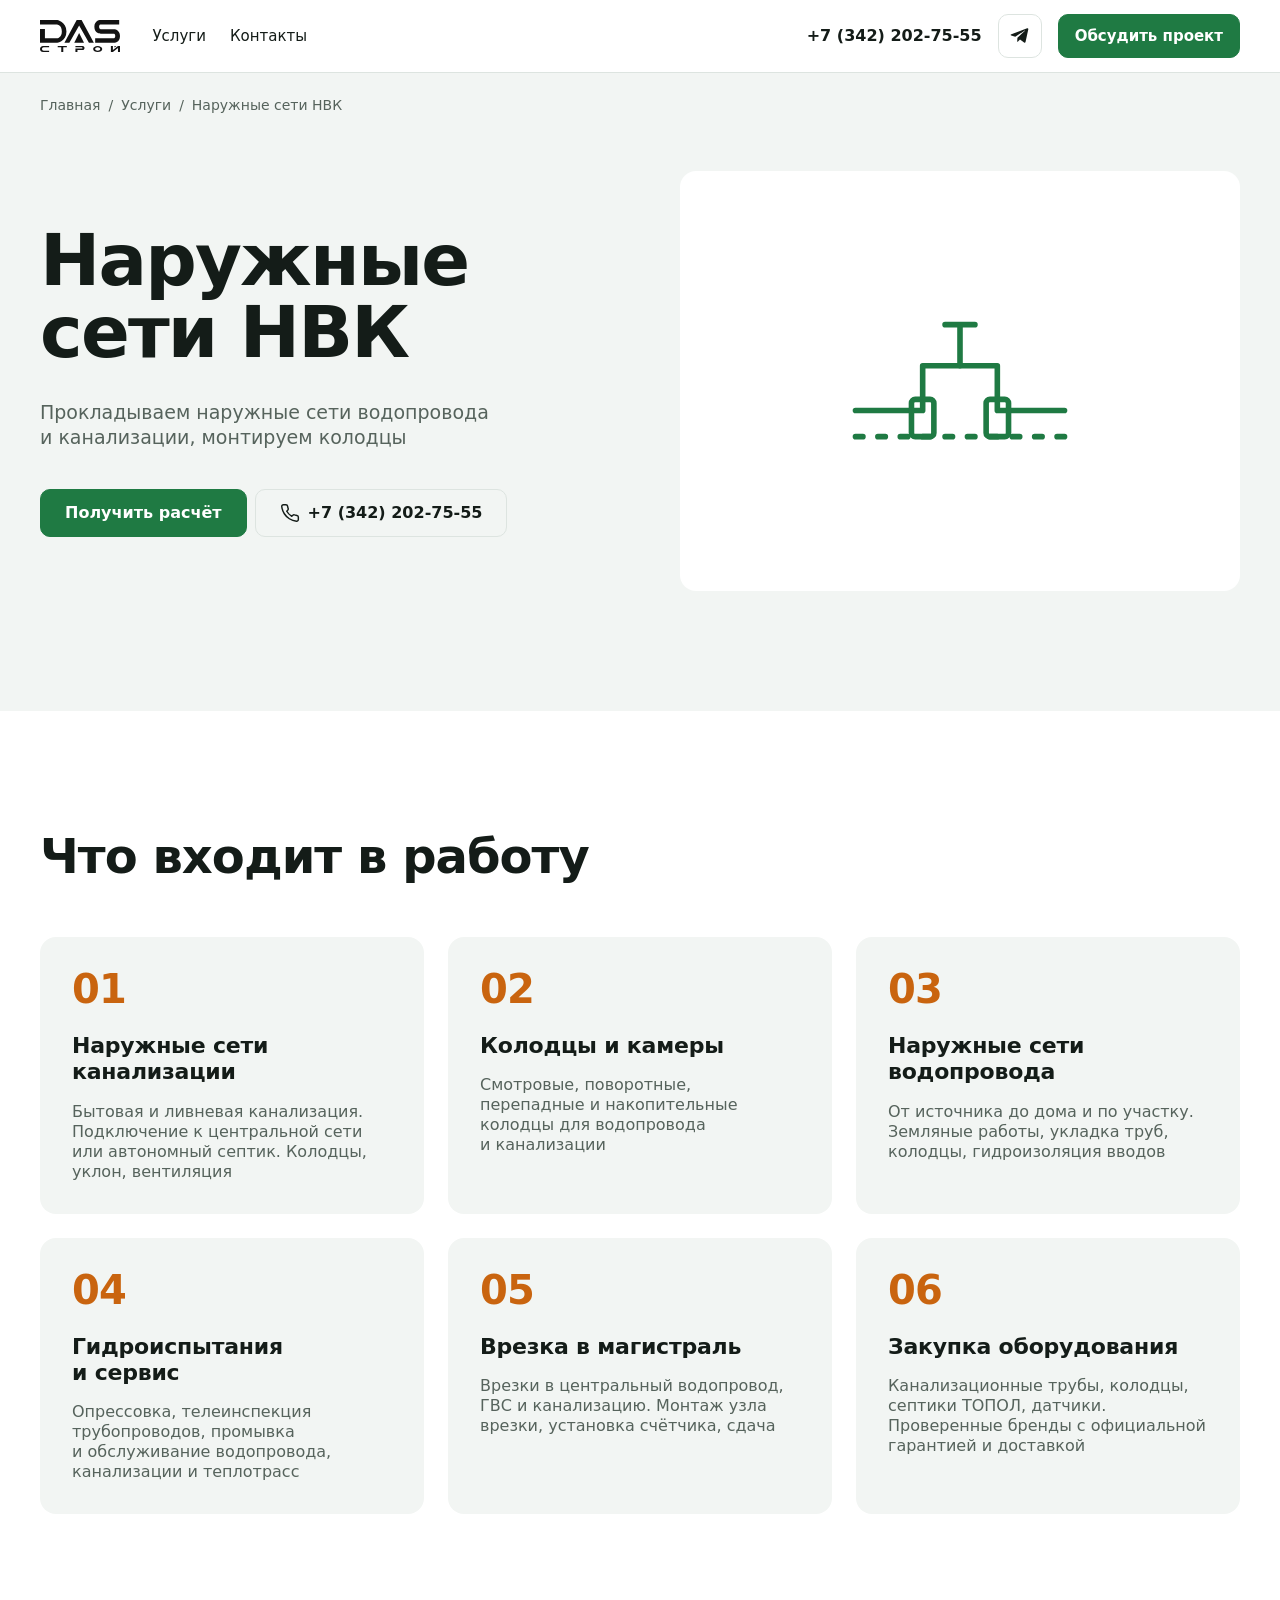
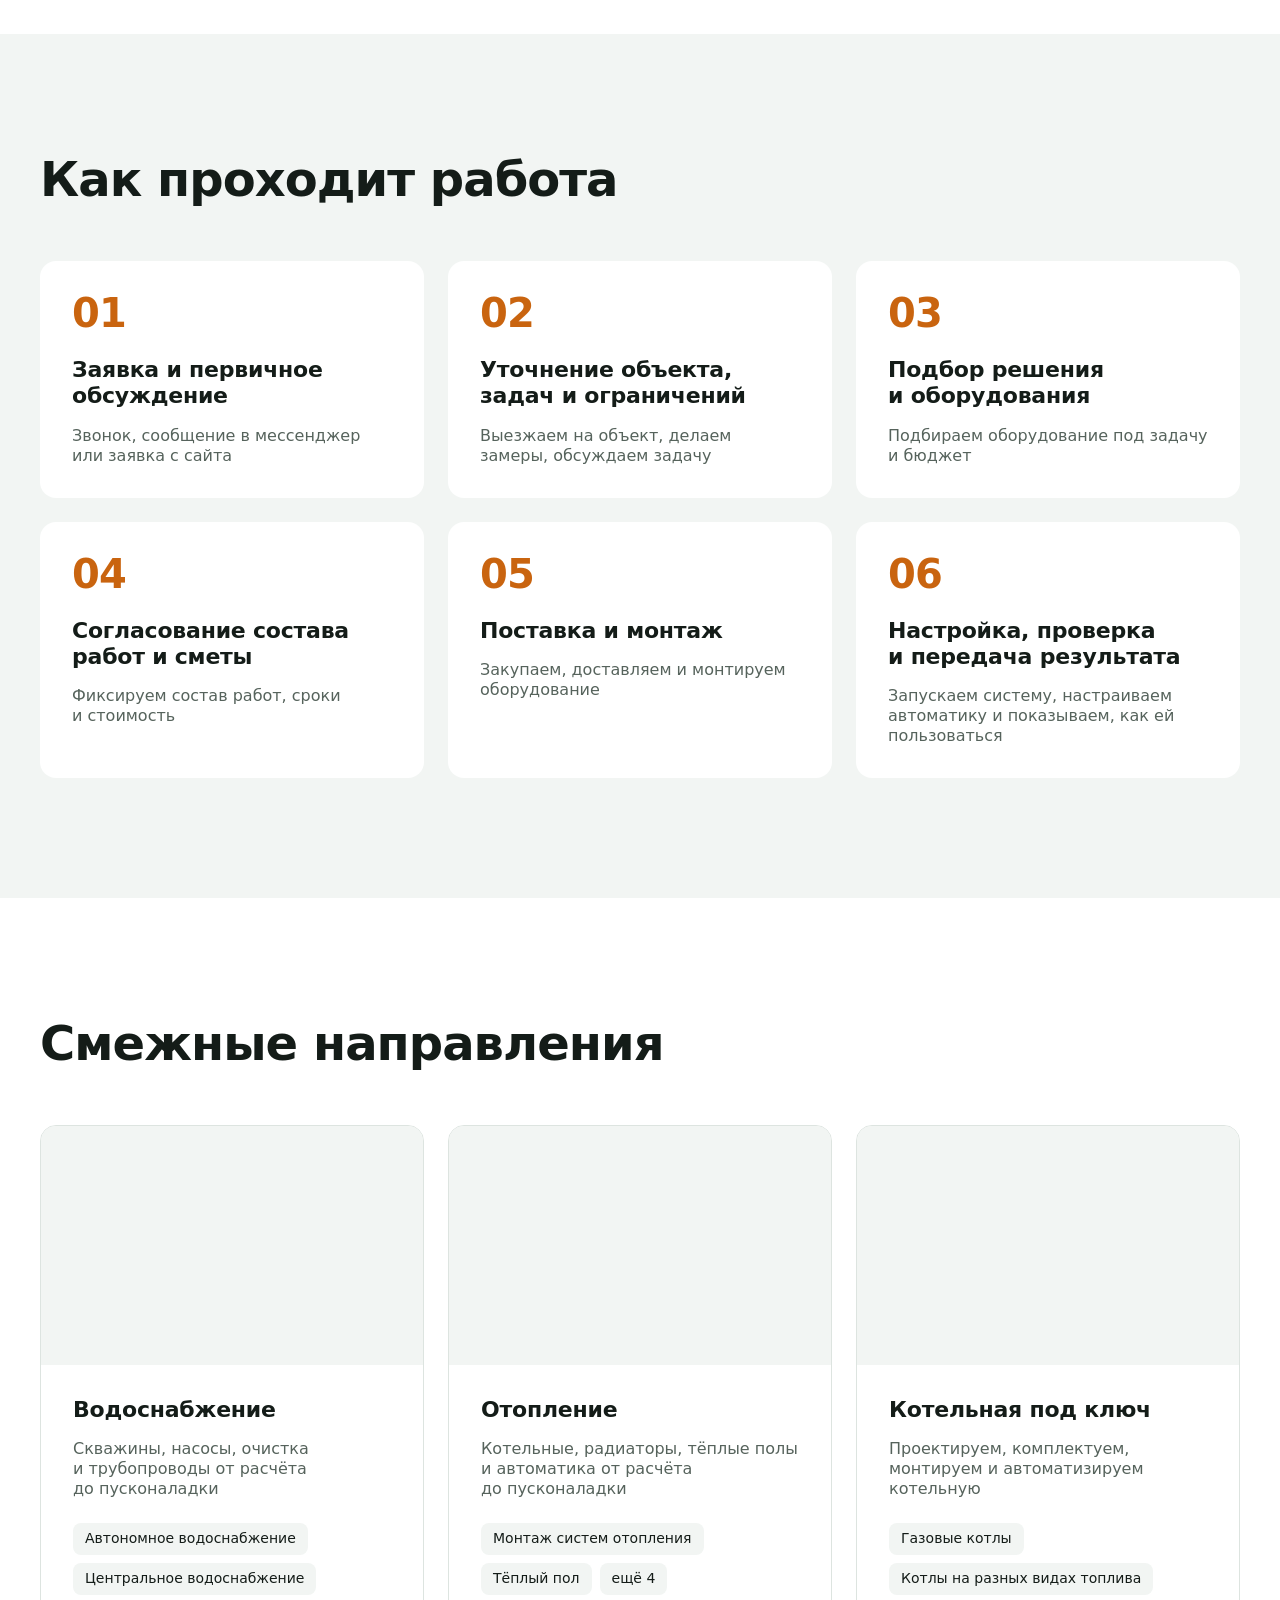
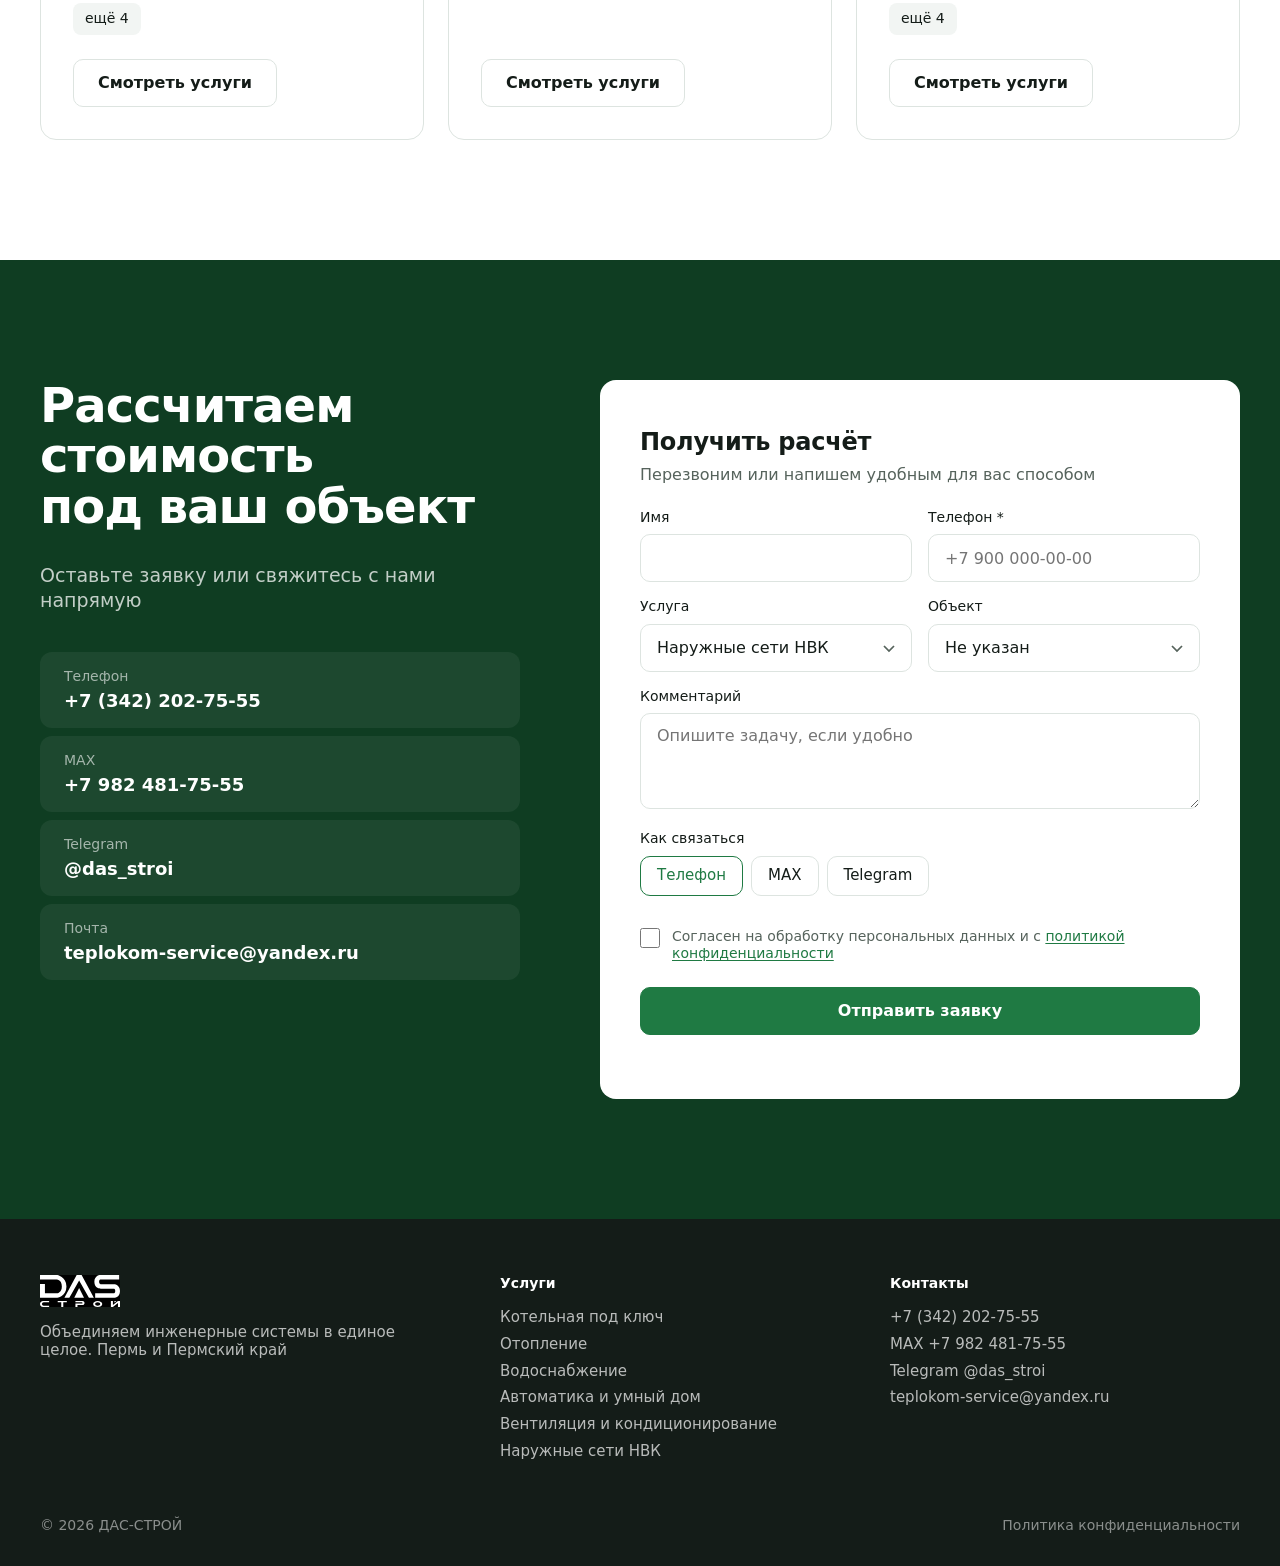
<file: uslugi/naruzhnye-seti/index.html>
<!doctype html>
<html lang="ru">
<head>
<meta charset="utf-8">
<meta name="viewport" content="width=device-width, initial-scale=1">
<meta name="robots" content="noindex, nofollow">
<meta http-equiv="Content-Security-Policy" content="default-src 'self'; script-src 'self'; style-src 'self' https://fonts.googleapis.com; font-src https://fonts.gstatic.com; img-src 'self' data:; connect-src 'self'; form-action 'self'; base-uri 'self'; object-src 'none'">
<meta name="referrer" content="strict-origin-when-cross-origin">
<title>Наружные сети водопровода и канализации в Перми: ДАС-СТРОЙ</title>
<meta name="description" content="Прокладываем наружные сети водопровода и канализации, монтируем колодцы">
<link rel="canonical" href="https://das-stroi.ru/uslugi/naruzhnye-seti/">
<meta property="og:type" content="website">
<meta property="og:site_name" content="ДАС-СТРОЙ">
<meta property="og:locale" content="ru_RU">
<meta property="og:title" content="Наружные сети водопровода и канализации в Перми: ДАС-СТРОЙ">
<meta property="og:description" content="Прокладываем наружные сети водопровода и канализации, монтируем колодцы">
<meta property="og:url" content="https://das-stroi.ru/uslugi/naruzhnye-seti/">
<meta property="og:image" content="https://das-stroi.ru/og.jpg">
<meta property="og:image:width" content="1200">
<meta property="og:image:height" content="630">
<meta property="og:image:alt" content="ДАС-СТРОЙ: Объединяем инженерные системы в единое целое">
<meta name="twitter:card" content="summary_large_image">
<link rel="icon" href="../../favicon.svg" type="image/svg+xml">
<link rel="preconnect" href="https://fonts.googleapis.com">
<link rel="preconnect" href="https://fonts.gstatic.com" crossorigin>
<link rel="stylesheet" href="https://fonts.googleapis.com/css2?family=Manrope:wght@400;500;600;700&display=swap">
<link rel="stylesheet" href="../../assets/style.css?v=mwm5mju1">
<script type="application/ld+json">{"@context":"https://schema.org","@graph":[{"@type":"HomeAndConstructionBusiness","@id":"https://das-stroi.ru/#org","name":"ДАС-СТРОЙ","url":"https://das-stroi.ru/","logo":"https://das-stroi.ru/LogonoFields2.svg","image":"https://das-stroi.ru/og.jpg","telephone":"+73422027555","email":"teplokom-service@yandex.ru","areaServed":"Пермский край","address":{"@type":"PostalAddress","addressLocality":"Пермь","addressCountry":"RU"},"sameAs":["https://t.me/das_stroi","https://t.me/das_stroi_perm"]},{"@type":"Service","name":"Наружные сети НВК","description":"Прокладываем наружные сети водопровода и канализации, монтируем колодцы","provider":{"@id":"https://das-stroi.ru/#org"},"areaServed":"Пермский край","url":"https://das-stroi.ru/uslugi/naruzhnye-seti/"},{"@type":"BreadcrumbList","itemListElement":[{"@type":"ListItem","position":1,"name":"Главная","item":"https://das-stroi.ru/"},{"@type":"ListItem","position":2,"name":"Наружные сети НВК","item":"https://das-stroi.ru/uslugi/naruzhnye-seti/"}]}]}</script>
<script src="../../assets/main.js?v=mwm5mju1" defer></script>
</head>
<body><header class="hdr">
  <div class="wrap hdr-in">
    <a class="logo" href="../../" aria-label="ДАС-СТРОЙ, на главную"><img src="../../LogonoFields2.svg" alt="ДАС-СТРОЙ" width="80" height="32"></a>
    <nav class="nav" aria-label="Основное меню"><a href="../../#services">Услуги</a><a href="../../#contacts">Контакты</a></nav>
    <div class="hdr-r">
      <a class="hdr-ph" href="tel:+73422027555">+7 (342) 202-75-55</a>
      <a class="ico hdr-tg" href="https://t.me/das_stroi" target="_blank" rel="noopener noreferrer" aria-label="Написать в Telegram"><svg viewBox="0 0 24 24" fill="currentColor" aria-hidden="true"><path d="M21.9 4.3 18.7 19c-.2 1-.9 1.3-1.8.8l-4.9-3.6-2.4 2.3c-.3.3-.5.5-1 .5l.3-5 9.1-8.2c.4-.4-.1-.6-.6-.2L6.3 13 1.5 11.5c-1-.3-1-1 .2-1.5L20.6 2.8c.9-.3 1.6.2 1.3 1.5z"/></svg></a>
      <a class="btn btn-p" href="../../#contacts">Обсудить проект</a>
      <a class="ico burger-call burger" href="tel:+73422027555" aria-label="Позвонить +7 (342) 202-75-55"><svg viewBox="0 0 24 24" fill="none" stroke="currentColor" stroke-width="1.75" stroke-linecap="round" stroke-linejoin="round" aria-hidden="true"><path d="M22 16.9v3a2 2 0 0 1-2.2 2 19.8 19.8 0 0 1-8.6-3 19.5 19.5 0 0 1-6-6A19.8 19.8 0 0 1 2.1 4.2 2 2 0 0 1 4.1 2h3a2 2 0 0 1 2 1.7c.1 1 .4 1.9.7 2.8a2 2 0 0 1-.5 2.1L8.1 9.9a16 16 0 0 0 6 6l1.3-1.3a2 2 0 0 1 2.1-.4c.9.3 1.8.6 2.8.7a2 2 0 0 1 1.7 2z"/></svg></a>
      <button class="ico burger" type="button" aria-label="Открыть меню" aria-expanded="false" aria-controls="mm" data-mm-open><svg viewBox="0 0 24 24" fill="none" stroke="currentColor" stroke-width="1.75" stroke-linecap="round" aria-hidden="true"><path d="M4 7h16M4 12h16M4 17h16"/></svg></button>
    </div>
  </div>
</header>
<div class="mm" id="mm" aria-hidden="true" inert role="dialog" aria-label="Меню">
  <div class="mm-top"><a class="logo" href="../../"><img src="../../LogonoFields2.svg" alt="ДАС-СТРОЙ" width="80" height="32"></a><button class="ico" type="button" aria-label="Закрыть меню" data-mm-close><svg viewBox="0 0 24 24" fill="none" stroke="currentColor" stroke-width="1.75" stroke-linecap="round" aria-hidden="true"><path d="M6 6l12 12M18 6 6 18"/></svg></button></div>
  <nav class="mm-list" aria-label="Меню">
    <a href="../../#services" data-mm-close>Услуги</a>
    <a class="sub" href="../../uslugi/kotelnaya/" data-mm-close>Котельная под ключ</a>
    <a class="sub" href="../../uslugi/otoplenie/" data-mm-close>Отопление</a>
    <a class="sub" href="../../uslugi/vodosnabzhenie/" data-mm-close>Водоснабжение</a>
    <a class="sub" href="../../uslugi/avtomatika/" data-mm-close>Автоматика и умный дом</a>
    <a class="sub" href="../../uslugi/ventilyaciya/" data-mm-close>Вентиляция и кондиционирование</a>
    <a class="sub" href="../../uslugi/naruzhnye-seti/" data-mm-close>Наружные сети НВК</a>
    <a href="../../#contacts" data-mm-close>Контакты</a>
  </nav>
  <div class="mm-foot"><a class="btn btn-p" href="../../#contacts" data-mm-close>Обсудить проект</a><a class="btn btn-s" href="tel:+73422027555"><svg viewBox="0 0 24 24" fill="none" stroke="currentColor" stroke-width="1.75" stroke-linecap="round" stroke-linejoin="round" aria-hidden="true"><path d="M22 16.9v3a2 2 0 0 1-2.2 2 19.8 19.8 0 0 1-8.6-3 19.5 19.5 0 0 1-6-6A19.8 19.8 0 0 1 2.1 4.2 2 2 0 0 1 4.1 2h3a2 2 0 0 1 2 1.7c.1 1 .4 1.9.7 2.8a2 2 0 0 1-.5 2.1L8.1 9.9a16 16 0 0 0 6 6l1.3-1.3a2 2 0 0 1 2.1-.4c.9.3 1.8.6 2.8.7a2 2 0 0 1 1.7 2z"/></svg>+7 (342) 202-75-55</a></div>
</div>
<main>
<section class="svc-hero">
  <div class="wrap">
    <nav class="crumbs" aria-label="Хлебные крошки"><a href="../../">Главная</a><span aria-hidden="true">/</span><a href="../../#services">Услуги</a><span aria-hidden="true">/</span><span aria-current="page">Наружные сети НВК</span></nav>
    <div class="svc-g">
      <div>
        <h1 class="h1">Наружные сети НВК</h1>
        <p class="lead">Прокладываем наружные сети водопровода и канализации, монтируем колодцы</p>
        <div class="hero-act"><a class="btn btn-p" href="#contacts">Получить расчёт</a><a class="btn btn-s" href="tel:+73422027555"><svg viewBox="0 0 24 24" fill="none" stroke="currentColor" stroke-width="1.75" stroke-linecap="round" stroke-linejoin="round" aria-hidden="true"><path d="M22 16.9v3a2 2 0 0 1-2.2 2 19.8 19.8 0 0 1-8.6-3 19.5 19.5 0 0 1-6-6A19.8 19.8 0 0 1 2.1 4.2 2 2 0 0 1 4.1 2h3a2 2 0 0 1 2 1.7c.1 1 .4 1.9.7 2.8a2 2 0 0 1-.5 2.1L8.1 9.9a16 16 0 0 0 6 6l1.3-1.3a2 2 0 0 1 2.1-.4c.9.3 1.8.6 2.8.7a2 2 0 0 1 1.7 2z"/></svg>+7 (342) 202-75-55</a></div>
      </div>
      <div class="svc-ph draw"><svg viewBox="0 0 120 80" fill="none" stroke="currentColor" stroke-width="3" stroke-linecap="round" stroke-linejoin="round" aria-hidden="true"><path d="M4 56h36v-24h40v24h36"/><rect x="34" y="50" width="12" height="20" rx="2"/><rect x="74" y="50" width="12" height="20" rx="2"/><path d="M60 32V10M52 10h16"/><path d="M4 70h112" stroke-dasharray="4 8"/></svg></div>
    </div>
  </div>
</section>

<section class="sec" id="items">
  <div class="wrap">
    <div class="sh"><h2 class="h2">Что входит в работу</h2></div>
    <div class="tiles">
      <div class="tile"><span class="num">01</span><h3 class="h3">Наружные сети канализации</h3><p class="txt">Бытовая и ливневая канализация. Подключение к центральной сети или автономный септик. Колодцы, уклон, вентиляция</p></div>
      <div class="tile"><span class="num">02</span><h3 class="h3">Колодцы и камеры</h3><p class="txt">Смотровые, поворотные, перепадные и накопительные колодцы для водопровода и канализации</p></div>
      <div class="tile"><span class="num">03</span><h3 class="h3">Наружные сети водопровода</h3><p class="txt">От источника до дома и по участку. Земляные работы, укладка труб, колодцы, гидроизоляция вводов</p></div>
      <div class="tile"><span class="num">04</span><h3 class="h3">Гидроиспытания и сервис</h3><p class="txt">Опрессовка, телеинспекция трубопроводов, промывка и обслуживание водопровода, канализации и теплотрасс</p></div>
      <div class="tile"><span class="num">05</span><h3 class="h3">Врезка в магистраль</h3><p class="txt">Врезки в центральный водопровод, ГВС и канализацию. Монтаж узла врезки, установка счётчика, сдача</p></div>
      <div class="tile"><span class="num">06</span><h3 class="h3">Закупка оборудования</h3><p class="txt">Канализационные трубы, колодцы, септики ТОПОЛ, датчики. Проверенные бренды с официальной гарантией и доставкой</p></div>
    </div>
  </div>
</section>

<section class="sec alt" id="process">
  <div class="wrap">
    <div class="sh"><h2 class="h2">Как проходит работа</h2></div>
    <ol class="tiles steps"><li class="tile"><span class="num">01</span><h3 class="h3">Заявка и первичное обсуждение</h3><p class="txt">Звонок, сообщение в мессенджер или заявка с сайта</p></li><li class="tile"><span class="num">02</span><h3 class="h3">Уточнение объекта, задач и ограничений</h3><p class="txt">Выезжаем на объект, делаем замеры, обсуждаем задачу</p></li><li class="tile"><span class="num">03</span><h3 class="h3">Подбор решения и оборудования</h3><p class="txt">Подбираем оборудование под задачу и бюджет</p></li><li class="tile"><span class="num">04</span><h3 class="h3">Согласование состава работ и сметы</h3><p class="txt">Фиксируем состав работ, сроки и стоимость</p></li><li class="tile"><span class="num">05</span><h3 class="h3">Поставка и монтаж</h3><p class="txt">Закупаем, доставляем и монтируем оборудование</p></li><li class="tile"><span class="num">06</span><h3 class="h3">Настройка, проверка и передача результата</h3><p class="txt">Запускаем систему, настраиваем автоматику и показываем, как ей пользоваться</p></li></ol>
  </div>
</section>

<section class="sec" id="related">
  <div class="wrap">
    <div class="sh"><h2 class="h2">Смежные направления</h2></div>
    <div class="cards">
      <a class="card" href="../../uslugi/vodosnabzhenie/">
        <div class="card-ph"><img src="../../img/kotel.webp" alt="Монтаж системы водоочистки" width="1200" height="900" loading="lazy" decoding="async"></div>
        <div class="card-b"><h3 class="h3">Водоснабжение</h3><p class="txt">Скважины, насосы, очистка и трубопроводы от расчёта до пусконаладки</p>
          <ul class="tags"><li>Автономное водоснабжение</li><li>Центральное водоснабжение</li><li>ещё 4</li></ul>
          <span class="btn btn-s">Смотреть услуги</span></div>
      </a>
      <a class="card" href="../../uslugi/otoplenie/">
        <div class="card-ph"><img src="../../img/otop.webp" alt="Настенный газовый котёл" width="1200" height="900" loading="lazy" decoding="async"></div>
        <div class="card-b"><h3 class="h3">Отопление</h3><p class="txt">Котельные, радиаторы, тёплые полы и автоматика от расчёта до пусконаладки</p>
          <ul class="tags"><li>Монтаж систем отопления</li><li>Тёплый пол</li><li>ещё 4</li></ul>
          <span class="btn btn-s">Смотреть услуги</span></div>
      </a>
      <a class="card" href="../../uslugi/kotelnaya/">
        <div class="card-ph"><img src="../../img/avto.webp" alt="Котельная с шкафом автоматики" width="1200" height="900" loading="lazy" decoding="async"></div>
        <div class="card-b"><h3 class="h3">Котельная под ключ</h3><p class="txt">Проектируем, комплектуем, монтируем и автоматизируем котельную</p>
          <ul class="tags"><li>Газовые котлы</li><li>Котлы на разных видах топлива</li><li>ещё 4</li></ul>
          <span class="btn btn-s">Смотреть услуги</span></div>
      </a>
    </div>
  </div>
</section>

<section class="sec cta" id="contacts">
  <div class="wrap cta-g">
    <div>
      <h2 class="h2">Рассчитаем стоимость под ваш объект</h2>
      <p class="lead">Оставьте заявку или свяжитесь с нами напрямую</p>
      <div class="ct-list">
        <a class="ct-row" href="tel:+73422027555"><span class="l">Телефон</span><span class="v">+7 (342) 202-75-55</span></a>
        <a class="ct-row" href="tel:+79824817555"><span class="l">MAX</span><span class="v">+7 982 481-75-55</span></a>
        <a class="ct-row" href="https://t.me/das_stroi" target="_blank" rel="noopener noreferrer"><span class="l">Telegram</span><span class="v">@das_stroi</span></a>
        <a class="ct-row" href="mailto:teplokom-service@yandex.ru"><span class="l">Почта</span><span class="v">teplokom-service@yandex.ru</span></a>
      </div>
    </div>
    <form class="form" action="../../send.php" method="post" novalidate data-form>
        <h3 class="h3">Получить расчёт</h3>
        <p class="sub">Перезвоним или напишем удобным для вас способом</p>
        <div class="fields">
          <div class="f"><label for="f-name">Имя</label><input id="f-name" name="name" autocomplete="name" maxlength="80"></div>
          <div class="f" data-req="phone"><label for="f-phone">Телефон *</label><input id="f-phone" name="phone" type="tel" inputmode="tel" autocomplete="tel" placeholder="+7 900 000-00-00" required maxlength="24"><p class="err">Укажите номер, например +7 900 000-00-00</p></div>
          <div class="f"><label for="f-svc">Услуга</label><select id="f-svc" name="service"><option>Котельная под ключ</option><option>Отопление</option><option>Водоснабжение</option><option>Вентиляция и кондиционирование</option><option>Автоматика и умный дом</option><option selected>Наружные сети НВК</option><option>Электромонтаж</option><option>Другое</option></select></div>
          <div class="f"><label for="f-obj">Объект</label><select id="f-obj" name="object"><option value="">Не указан</option><option>Частный дом</option><option>Квартира</option><option>Коммерческий объект</option><option>Другое</option></select></div>
          <div class="f f-wide"><label for="f-msg">Комментарий</label><textarea id="f-msg" name="message" maxlength="2000" placeholder="Опишите задачу, если удобно"></textarea></div>
          <fieldset class="f f-wide"><legend class="lab">Как связаться</legend><div class="chips">
            <label class="chip"><input type="radio" name="channel" value="Телефон" checked><span>Телефон</span></label><label class="chip"><input type="radio" name="channel" value="MAX"><span>MAX</span></label><label class="chip"><input type="radio" name="channel" value="Telegram"><span>Telegram</span></label>
          </div></fieldset>
        </div>
        <div class="hp" aria-hidden="true"><label>Сайт<input name="website" tabindex="-1" autocomplete="off"></label></div>
        <input type="hidden" name="page"><input type="hidden" name="utm">
        <label class="agree" data-req="agree"><input type="checkbox" name="agree" value="1" required><span>Согласен на обработку персональных данных и с <a href="../../privacy/" target="_blank">политикой конфиденциальности</a></span></label>
        <button class="btn btn-p" type="submit">Отправить заявку</button>
        <p class="status" role="status" aria-live="polite"></p>
      </form>
  </div>
</section>
</main>
<footer class="ftr">
  <div class="wrap">
    <div class="ftr-g">
      <div><a class="logo" href="../../"><img src="../../LogonoFields1.svg" alt="ДАС-СТРОЙ" width="80" height="32"></a><p>Объединяем инженерные системы в единое целое. Пермь и Пермский край</p></div>
      <div><h4>Услуги</h4><ul><li><a href="../../uslugi/kotelnaya/">Котельная под ключ</a></li><li><a href="../../uslugi/otoplenie/">Отопление</a></li><li><a href="../../uslugi/vodosnabzhenie/">Водоснабжение</a></li><li><a href="../../uslugi/avtomatika/">Автоматика и умный дом</a></li><li><a href="../../uslugi/ventilyaciya/">Вентиляция и кондиционирование</a></li><li><a href="../../uslugi/naruzhnye-seti/">Наружные сети НВК</a></li></ul></div>
      <div><h4>Контакты</h4><ul>
        <li><a href="tel:+73422027555">+7 (342) 202-75-55</a></li>
        <li><a href="tel:+79824817555">MAX +7 982 481-75-55</a></li>
        <li><a href="https://t.me/das_stroi" target="_blank" rel="noopener noreferrer">Telegram @das_stroi</a></li>
        <li><a href="mailto:teplokom-service@yandex.ru">teplokom-service@yandex.ru</a></li>
      </ul></div>
    </div>
    <div class="ftr-b"><span>© 2026 ДАС-СТРОЙ</span><a href="../../privacy/">Политика конфиденциальности</a></div>
  </div>
</footer>
</body>
</html>
</file>
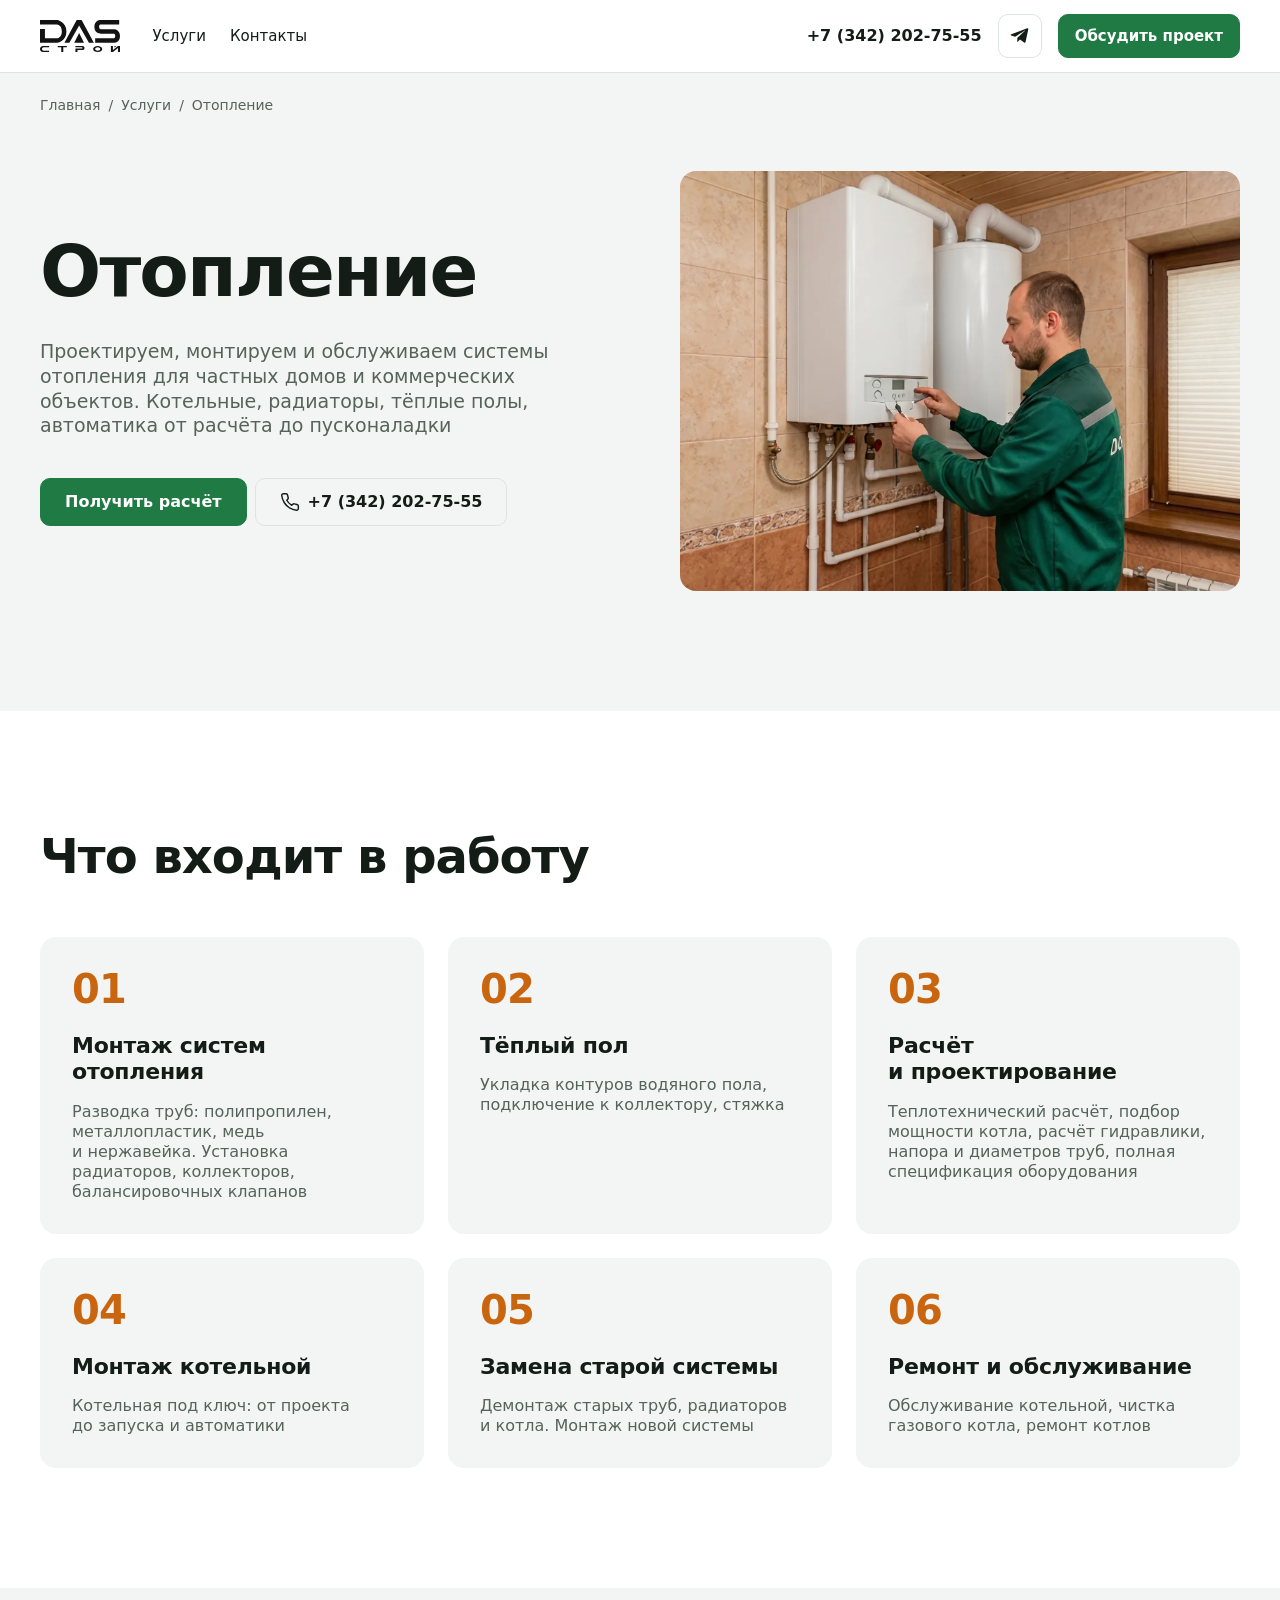
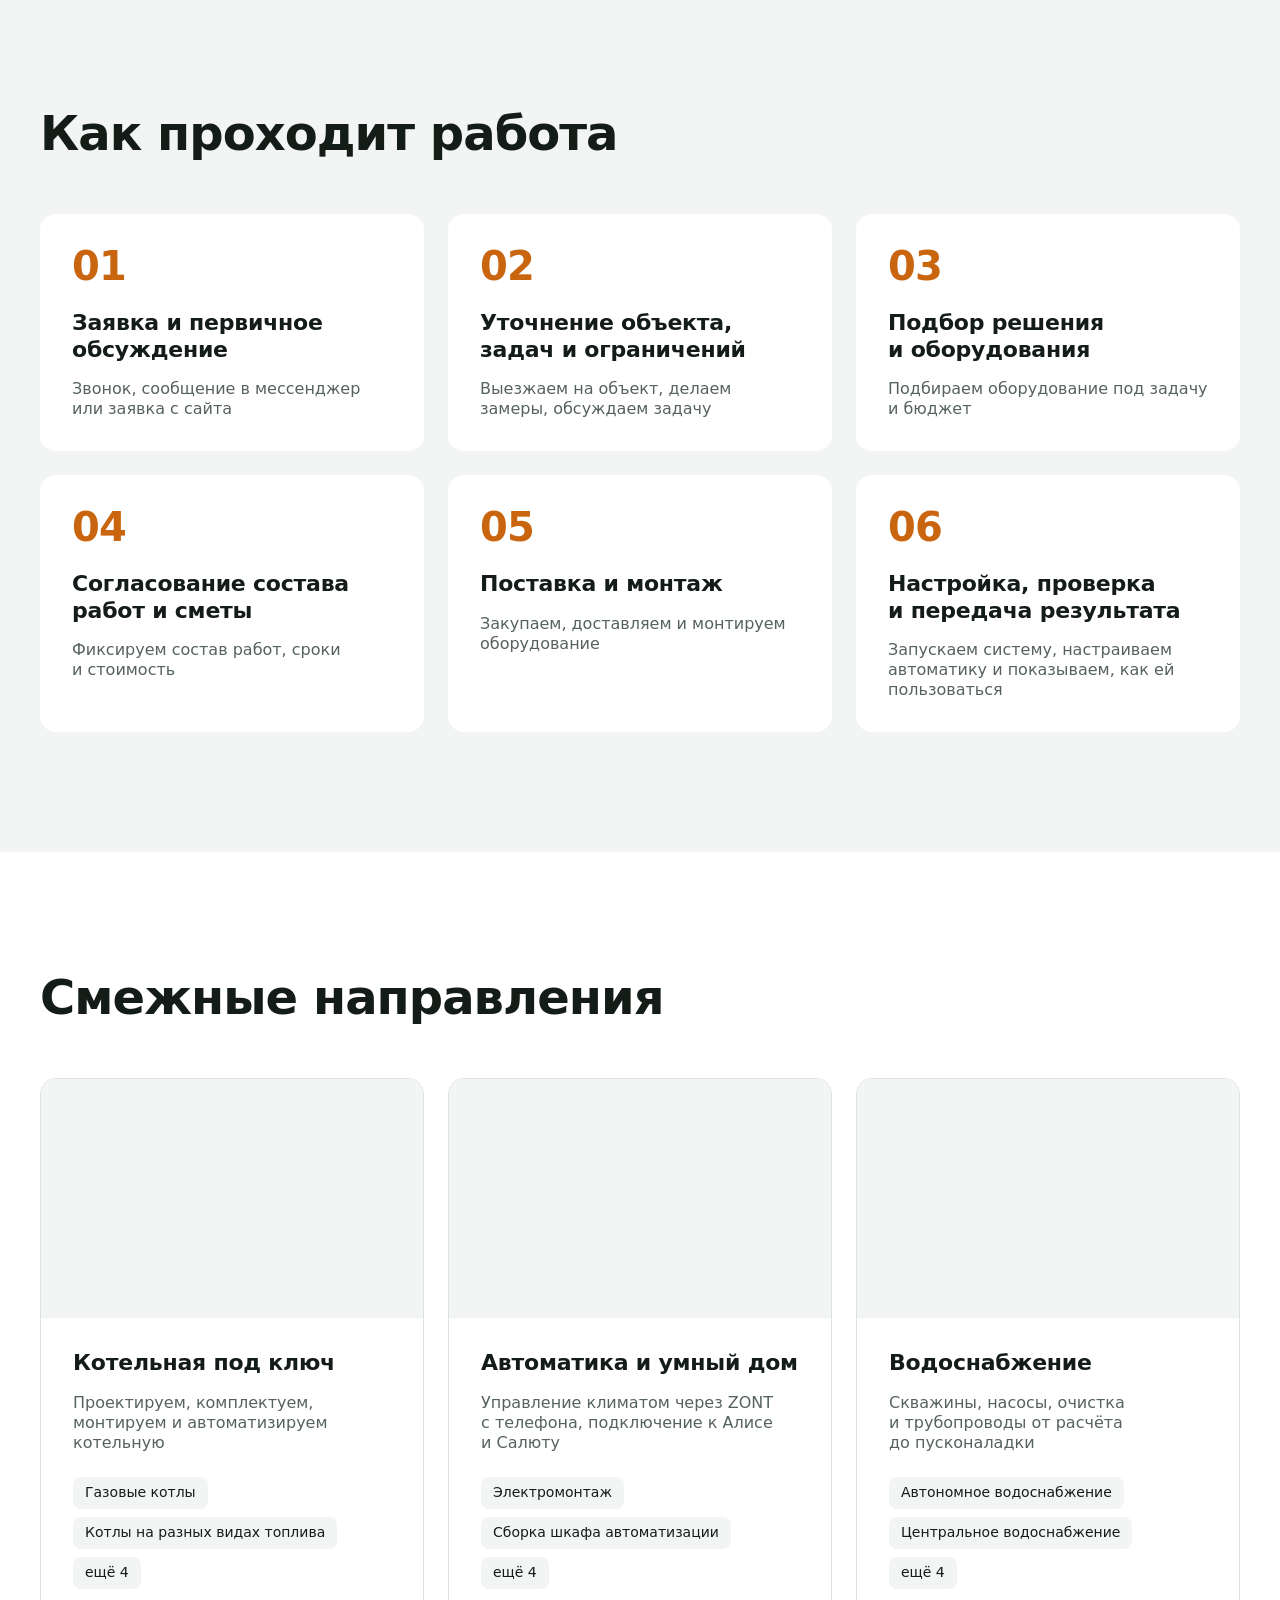
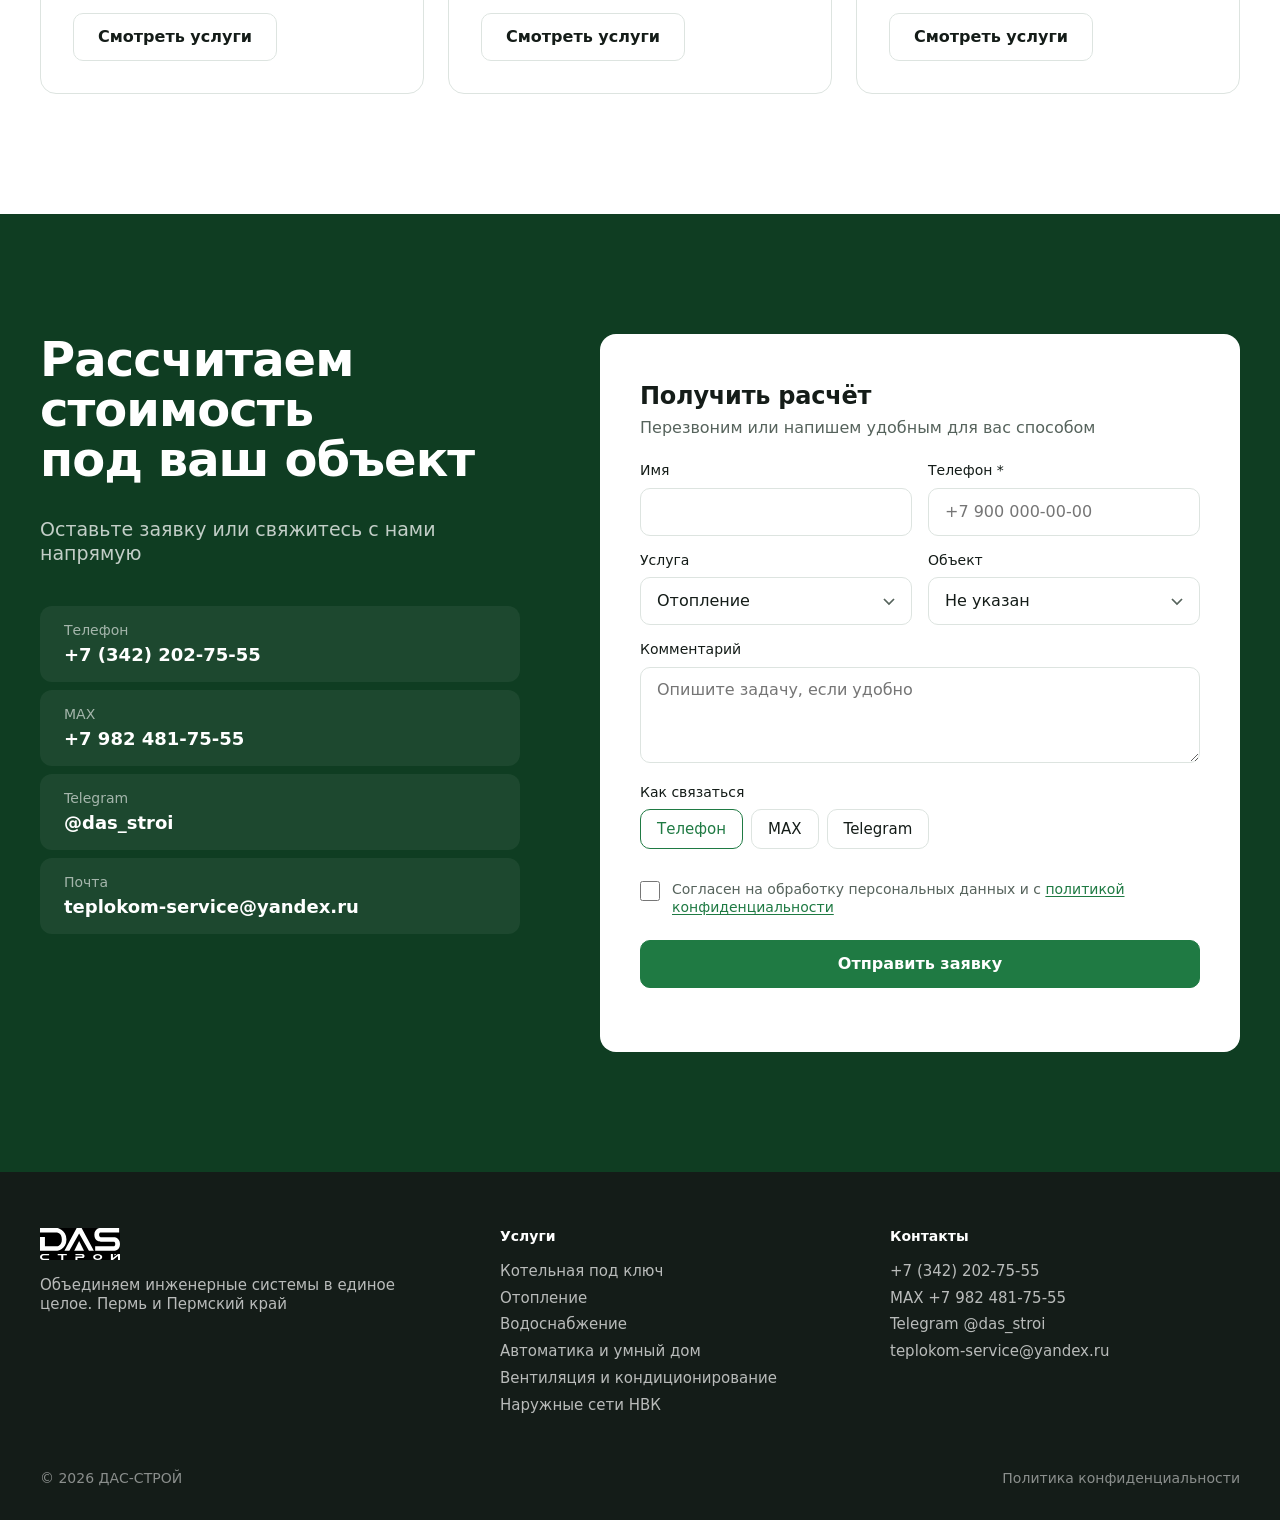
<file: uslugi/otoplenie/index.html>
<!doctype html>
<html lang="ru">
<head>
<meta charset="utf-8">
<meta name="viewport" content="width=device-width, initial-scale=1">
<meta name="robots" content="noindex, nofollow">
<meta http-equiv="Content-Security-Policy" content="default-src 'self'; script-src 'self'; style-src 'self' https://fonts.googleapis.com; font-src https://fonts.gstatic.com; img-src 'self' data:; connect-src 'self'; form-action 'self'; base-uri 'self'; object-src 'none'">
<meta name="referrer" content="strict-origin-when-cross-origin">
<title>Монтаж отопления в Перми: ДАС-СТРОЙ</title>
<meta name="description" content="Проектируем, монтируем и обслуживаем системы отопления для частных домов и коммерческих объектов. Котельные, радиаторы, тёплые полы, автоматика от расчёта до пусконаладки">
<link rel="canonical" href="https://das-stroi.ru/uslugi/otoplenie/">
<meta property="og:type" content="website">
<meta property="og:site_name" content="ДАС-СТРОЙ">
<meta property="og:locale" content="ru_RU">
<meta property="og:title" content="Монтаж отопления в Перми: ДАС-СТРОЙ">
<meta property="og:description" content="Проектируем, монтируем и обслуживаем системы отопления для частных домов и коммерческих объектов. Котельные, радиаторы, тёплые полы, автоматика от расчёта до пусконаладки">
<meta property="og:url" content="https://das-stroi.ru/uslugi/otoplenie/">
<meta property="og:image" content="https://das-stroi.ru/og.jpg">
<meta property="og:image:width" content="1200">
<meta property="og:image:height" content="630">
<meta property="og:image:alt" content="ДАС-СТРОЙ: Объединяем инженерные системы в единое целое">
<meta name="twitter:card" content="summary_large_image">
<link rel="icon" href="../../favicon.svg" type="image/svg+xml">
<link rel="preconnect" href="https://fonts.googleapis.com">
<link rel="preconnect" href="https://fonts.gstatic.com" crossorigin>
<link rel="stylesheet" href="https://fonts.googleapis.com/css2?family=Manrope:wght@400;500;600;700&display=swap">
<link rel="stylesheet" href="../../assets/style.css?v=mwm5mju1">
<script type="application/ld+json">{"@context":"https://schema.org","@graph":[{"@type":"HomeAndConstructionBusiness","@id":"https://das-stroi.ru/#org","name":"ДАС-СТРОЙ","url":"https://das-stroi.ru/","logo":"https://das-stroi.ru/LogonoFields2.svg","image":"https://das-stroi.ru/og.jpg","telephone":"+73422027555","email":"teplokom-service@yandex.ru","areaServed":"Пермский край","address":{"@type":"PostalAddress","addressLocality":"Пермь","addressCountry":"RU"},"sameAs":["https://t.me/das_stroi","https://t.me/das_stroi_perm"]},{"@type":"Service","name":"Отопление","description":"Проектируем, монтируем и обслуживаем системы отопления для частных домов и коммерческих объектов. Котельные, радиаторы, тёплые полы, автоматика от расчёта до пусконаладки","provider":{"@id":"https://das-stroi.ru/#org"},"areaServed":"Пермский край","url":"https://das-stroi.ru/uslugi/otoplenie/"},{"@type":"BreadcrumbList","itemListElement":[{"@type":"ListItem","position":1,"name":"Главная","item":"https://das-stroi.ru/"},{"@type":"ListItem","position":2,"name":"Отопление","item":"https://das-stroi.ru/uslugi/otoplenie/"}]}]}</script>
<script src="../../assets/main.js?v=mwm5mju1" defer></script>
</head>
<body><header class="hdr">
  <div class="wrap hdr-in">
    <a class="logo" href="../../" aria-label="ДАС-СТРОЙ, на главную"><img src="../../LogonoFields2.svg" alt="ДАС-СТРОЙ" width="80" height="32"></a>
    <nav class="nav" aria-label="Основное меню"><a href="../../#services">Услуги</a><a href="../../#contacts">Контакты</a></nav>
    <div class="hdr-r">
      <a class="hdr-ph" href="tel:+73422027555">+7 (342) 202-75-55</a>
      <a class="ico hdr-tg" href="https://t.me/das_stroi" target="_blank" rel="noopener noreferrer" aria-label="Написать в Telegram"><svg viewBox="0 0 24 24" fill="currentColor" aria-hidden="true"><path d="M21.9 4.3 18.7 19c-.2 1-.9 1.3-1.8.8l-4.9-3.6-2.4 2.3c-.3.3-.5.5-1 .5l.3-5 9.1-8.2c.4-.4-.1-.6-.6-.2L6.3 13 1.5 11.5c-1-.3-1-1 .2-1.5L20.6 2.8c.9-.3 1.6.2 1.3 1.5z"/></svg></a>
      <a class="btn btn-p" href="../../#contacts">Обсудить проект</a>
      <a class="ico burger-call burger" href="tel:+73422027555" aria-label="Позвонить +7 (342) 202-75-55"><svg viewBox="0 0 24 24" fill="none" stroke="currentColor" stroke-width="1.75" stroke-linecap="round" stroke-linejoin="round" aria-hidden="true"><path d="M22 16.9v3a2 2 0 0 1-2.2 2 19.8 19.8 0 0 1-8.6-3 19.5 19.5 0 0 1-6-6A19.8 19.8 0 0 1 2.1 4.2 2 2 0 0 1 4.1 2h3a2 2 0 0 1 2 1.7c.1 1 .4 1.9.7 2.8a2 2 0 0 1-.5 2.1L8.1 9.9a16 16 0 0 0 6 6l1.3-1.3a2 2 0 0 1 2.1-.4c.9.3 1.8.6 2.8.7a2 2 0 0 1 1.7 2z"/></svg></a>
      <button class="ico burger" type="button" aria-label="Открыть меню" aria-expanded="false" aria-controls="mm" data-mm-open><svg viewBox="0 0 24 24" fill="none" stroke="currentColor" stroke-width="1.75" stroke-linecap="round" aria-hidden="true"><path d="M4 7h16M4 12h16M4 17h16"/></svg></button>
    </div>
  </div>
</header>
<div class="mm" id="mm" aria-hidden="true" inert role="dialog" aria-label="Меню">
  <div class="mm-top"><a class="logo" href="../../"><img src="../../LogonoFields2.svg" alt="ДАС-СТРОЙ" width="80" height="32"></a><button class="ico" type="button" aria-label="Закрыть меню" data-mm-close><svg viewBox="0 0 24 24" fill="none" stroke="currentColor" stroke-width="1.75" stroke-linecap="round" aria-hidden="true"><path d="M6 6l12 12M18 6 6 18"/></svg></button></div>
  <nav class="mm-list" aria-label="Меню">
    <a href="../../#services" data-mm-close>Услуги</a>
    <a class="sub" href="../../uslugi/kotelnaya/" data-mm-close>Котельная под ключ</a>
    <a class="sub" href="../../uslugi/otoplenie/" data-mm-close>Отопление</a>
    <a class="sub" href="../../uslugi/vodosnabzhenie/" data-mm-close>Водоснабжение</a>
    <a class="sub" href="../../uslugi/avtomatika/" data-mm-close>Автоматика и умный дом</a>
    <a class="sub" href="../../uslugi/ventilyaciya/" data-mm-close>Вентиляция и кондиционирование</a>
    <a class="sub" href="../../uslugi/naruzhnye-seti/" data-mm-close>Наружные сети НВК</a>
    <a href="../../#contacts" data-mm-close>Контакты</a>
  </nav>
  <div class="mm-foot"><a class="btn btn-p" href="../../#contacts" data-mm-close>Обсудить проект</a><a class="btn btn-s" href="tel:+73422027555"><svg viewBox="0 0 24 24" fill="none" stroke="currentColor" stroke-width="1.75" stroke-linecap="round" stroke-linejoin="round" aria-hidden="true"><path d="M22 16.9v3a2 2 0 0 1-2.2 2 19.8 19.8 0 0 1-8.6-3 19.5 19.5 0 0 1-6-6A19.8 19.8 0 0 1 2.1 4.2 2 2 0 0 1 4.1 2h3a2 2 0 0 1 2 1.7c.1 1 .4 1.9.7 2.8a2 2 0 0 1-.5 2.1L8.1 9.9a16 16 0 0 0 6 6l1.3-1.3a2 2 0 0 1 2.1-.4c.9.3 1.8.6 2.8.7a2 2 0 0 1 1.7 2z"/></svg>+7 (342) 202-75-55</a></div>
</div>
<main>
<section class="svc-hero">
  <div class="wrap">
    <nav class="crumbs" aria-label="Хлебные крошки"><a href="../../">Главная</a><span aria-hidden="true">/</span><a href="../../#services">Услуги</a><span aria-hidden="true">/</span><span aria-current="page">Отопление</span></nav>
    <div class="svc-g">
      <div>
        <h1 class="h1">Отопление</h1>
        <p class="lead">Проектируем, монтируем и обслуживаем системы отопления для частных домов и коммерческих объектов. Котельные, радиаторы, тёплые полы, автоматика от расчёта до пусконаладки</p>
        <div class="hero-act"><a class="btn btn-p" href="#contacts">Получить расчёт</a><a class="btn btn-s" href="tel:+73422027555"><svg viewBox="0 0 24 24" fill="none" stroke="currentColor" stroke-width="1.75" stroke-linecap="round" stroke-linejoin="round" aria-hidden="true"><path d="M22 16.9v3a2 2 0 0 1-2.2 2 19.8 19.8 0 0 1-8.6-3 19.5 19.5 0 0 1-6-6A19.8 19.8 0 0 1 2.1 4.2 2 2 0 0 1 4.1 2h3a2 2 0 0 1 2 1.7c.1 1 .4 1.9.7 2.8a2 2 0 0 1-.5 2.1L8.1 9.9a16 16 0 0 0 6 6l1.3-1.3a2 2 0 0 1 2.1-.4c.9.3 1.8.6 2.8.7a2 2 0 0 1 1.7 2z"/></svg>+7 (342) 202-75-55</a></div>
      </div>
      <div class="svc-ph"><img src="../../img/otop.webp" alt="Настенный газовый котёл" width="1200" height="900" fetchpriority="high"></div>
    </div>
  </div>
</section>

<section class="sec" id="items">
  <div class="wrap">
    <div class="sh"><h2 class="h2">Что входит в работу</h2></div>
    <div class="tiles">
      <div class="tile"><span class="num">01</span><h3 class="h3">Монтаж систем отопления</h3><p class="txt">Разводка труб: полипропилен, металлопластик, медь и нержавейка. Установка радиаторов, коллекторов, балансировочных клапанов</p></div>
      <div class="tile"><span class="num">02</span><h3 class="h3">Тёплый пол</h3><p class="txt">Укладка контуров водяного пола, подключение к коллектору, стяжка</p></div>
      <div class="tile"><span class="num">03</span><h3 class="h3">Расчёт и проектирование</h3><p class="txt">Теплотехнический расчёт, подбор мощности котла, расчёт гидравлики, напора и диаметров труб, полная спецификация оборудования</p></div>
      <div class="tile"><span class="num">04</span><h3 class="h3">Монтаж котельной</h3><p class="txt">Котельная под ключ: от проекта до запуска и автоматики</p></div>
      <div class="tile"><span class="num">05</span><h3 class="h3">Замена старой системы</h3><p class="txt">Демонтаж старых труб, радиаторов и котла. Монтаж новой системы</p></div>
      <div class="tile"><span class="num">06</span><h3 class="h3">Ремонт и обслуживание</h3><p class="txt">Обслуживание котельной, чистка газового котла, ремонт котлов</p></div>
    </div>
  </div>
</section>

<section class="sec alt" id="process">
  <div class="wrap">
    <div class="sh"><h2 class="h2">Как проходит работа</h2></div>
    <ol class="tiles steps"><li class="tile"><span class="num">01</span><h3 class="h3">Заявка и первичное обсуждение</h3><p class="txt">Звонок, сообщение в мессенджер или заявка с сайта</p></li><li class="tile"><span class="num">02</span><h3 class="h3">Уточнение объекта, задач и ограничений</h3><p class="txt">Выезжаем на объект, делаем замеры, обсуждаем задачу</p></li><li class="tile"><span class="num">03</span><h3 class="h3">Подбор решения и оборудования</h3><p class="txt">Подбираем оборудование под задачу и бюджет</p></li><li class="tile"><span class="num">04</span><h3 class="h3">Согласование состава работ и сметы</h3><p class="txt">Фиксируем состав работ, сроки и стоимость</p></li><li class="tile"><span class="num">05</span><h3 class="h3">Поставка и монтаж</h3><p class="txt">Закупаем, доставляем и монтируем оборудование</p></li><li class="tile"><span class="num">06</span><h3 class="h3">Настройка, проверка и передача результата</h3><p class="txt">Запускаем систему, настраиваем автоматику и показываем, как ей пользоваться</p></li></ol>
  </div>
</section>

<section class="sec" id="related">
  <div class="wrap">
    <div class="sh"><h2 class="h2">Смежные направления</h2></div>
    <div class="cards">
      <a class="card" href="../../uslugi/kotelnaya/">
        <div class="card-ph"><img src="../../img/avto.webp" alt="Котельная с шкафом автоматики" width="1200" height="900" loading="lazy" decoding="async"></div>
        <div class="card-b"><h3 class="h3">Котельная под ключ</h3><p class="txt">Проектируем, комплектуем, монтируем и автоматизируем котельную</p>
          <ul class="tags"><li>Газовые котлы</li><li>Котлы на разных видах топлива</li><li>ещё 4</li></ul>
          <span class="btn btn-s">Смотреть услуги</span></div>
      </a>
      <a class="card" href="../../uslugi/avtomatika/">
        <div class="card-ph"><img src="../../img/electro.webp" alt="Настройка шкафа автоматики" width="1200" height="900" loading="lazy" decoding="async"></div>
        <div class="card-b"><h3 class="h3">Автоматика и умный дом</h3><p class="txt">Управление климатом через ZONT с телефона, подключение к Алисе и Салюту</p>
          <ul class="tags"><li>Электромонтаж</li><li>Сборка шкафа автоматизации</li><li>ещё 4</li></ul>
          <span class="btn btn-s">Смотреть услуги</span></div>
      </a>
      <a class="card" href="../../uslugi/vodosnabzhenie/">
        <div class="card-ph"><img src="../../img/kotel.webp" alt="Монтаж системы водоочистки" width="1200" height="900" loading="lazy" decoding="async"></div>
        <div class="card-b"><h3 class="h3">Водоснабжение</h3><p class="txt">Скважины, насосы, очистка и трубопроводы от расчёта до пусконаладки</p>
          <ul class="tags"><li>Автономное водоснабжение</li><li>Центральное водоснабжение</li><li>ещё 4</li></ul>
          <span class="btn btn-s">Смотреть услуги</span></div>
      </a>
    </div>
  </div>
</section>

<section class="sec cta" id="contacts">
  <div class="wrap cta-g">
    <div>
      <h2 class="h2">Рассчитаем стоимость под ваш объект</h2>
      <p class="lead">Оставьте заявку или свяжитесь с нами напрямую</p>
      <div class="ct-list">
        <a class="ct-row" href="tel:+73422027555"><span class="l">Телефон</span><span class="v">+7 (342) 202-75-55</span></a>
        <a class="ct-row" href="tel:+79824817555"><span class="l">MAX</span><span class="v">+7 982 481-75-55</span></a>
        <a class="ct-row" href="https://t.me/das_stroi" target="_blank" rel="noopener noreferrer"><span class="l">Telegram</span><span class="v">@das_stroi</span></a>
        <a class="ct-row" href="mailto:teplokom-service@yandex.ru"><span class="l">Почта</span><span class="v">teplokom-service@yandex.ru</span></a>
      </div>
    </div>
    <form class="form" action="../../send.php" method="post" novalidate data-form>
        <h3 class="h3">Получить расчёт</h3>
        <p class="sub">Перезвоним или напишем удобным для вас способом</p>
        <div class="fields">
          <div class="f"><label for="f-name">Имя</label><input id="f-name" name="name" autocomplete="name" maxlength="80"></div>
          <div class="f" data-req="phone"><label for="f-phone">Телефон *</label><input id="f-phone" name="phone" type="tel" inputmode="tel" autocomplete="tel" placeholder="+7 900 000-00-00" required maxlength="24"><p class="err">Укажите номер, например +7 900 000-00-00</p></div>
          <div class="f"><label for="f-svc">Услуга</label><select id="f-svc" name="service"><option>Котельная под ключ</option><option selected>Отопление</option><option>Водоснабжение</option><option>Вентиляция и кондиционирование</option><option>Автоматика и умный дом</option><option>Наружные сети НВК</option><option>Электромонтаж</option><option>Другое</option></select></div>
          <div class="f"><label for="f-obj">Объект</label><select id="f-obj" name="object"><option value="">Не указан</option><option>Частный дом</option><option>Квартира</option><option>Коммерческий объект</option><option>Другое</option></select></div>
          <div class="f f-wide"><label for="f-msg">Комментарий</label><textarea id="f-msg" name="message" maxlength="2000" placeholder="Опишите задачу, если удобно"></textarea></div>
          <fieldset class="f f-wide"><legend class="lab">Как связаться</legend><div class="chips">
            <label class="chip"><input type="radio" name="channel" value="Телефон" checked><span>Телефон</span></label><label class="chip"><input type="radio" name="channel" value="MAX"><span>MAX</span></label><label class="chip"><input type="radio" name="channel" value="Telegram"><span>Telegram</span></label>
          </div></fieldset>
        </div>
        <div class="hp" aria-hidden="true"><label>Сайт<input name="website" tabindex="-1" autocomplete="off"></label></div>
        <input type="hidden" name="page"><input type="hidden" name="utm">
        <label class="agree" data-req="agree"><input type="checkbox" name="agree" value="1" required><span>Согласен на обработку персональных данных и с <a href="../../privacy/" target="_blank">политикой конфиденциальности</a></span></label>
        <button class="btn btn-p" type="submit">Отправить заявку</button>
        <p class="status" role="status" aria-live="polite"></p>
      </form>
  </div>
</section>
</main>
<footer class="ftr">
  <div class="wrap">
    <div class="ftr-g">
      <div><a class="logo" href="../../"><img src="../../LogonoFields1.svg" alt="ДАС-СТРОЙ" width="80" height="32"></a><p>Объединяем инженерные системы в единое целое. Пермь и Пермский край</p></div>
      <div><h4>Услуги</h4><ul><li><a href="../../uslugi/kotelnaya/">Котельная под ключ</a></li><li><a href="../../uslugi/otoplenie/">Отопление</a></li><li><a href="../../uslugi/vodosnabzhenie/">Водоснабжение</a></li><li><a href="../../uslugi/avtomatika/">Автоматика и умный дом</a></li><li><a href="../../uslugi/ventilyaciya/">Вентиляция и кондиционирование</a></li><li><a href="../../uslugi/naruzhnye-seti/">Наружные сети НВК</a></li></ul></div>
      <div><h4>Контакты</h4><ul>
        <li><a href="tel:+73422027555">+7 (342) 202-75-55</a></li>
        <li><a href="tel:+79824817555">MAX +7 982 481-75-55</a></li>
        <li><a href="https://t.me/das_stroi" target="_blank" rel="noopener noreferrer">Telegram @das_stroi</a></li>
        <li><a href="mailto:teplokom-service@yandex.ru">teplokom-service@yandex.ru</a></li>
      </ul></div>
    </div>
    <div class="ftr-b"><span>© 2026 ДАС-СТРОЙ</span><a href="../../privacy/">Политика конфиденциальности</a></div>
  </div>
</footer>
</body>
</html>
</file>
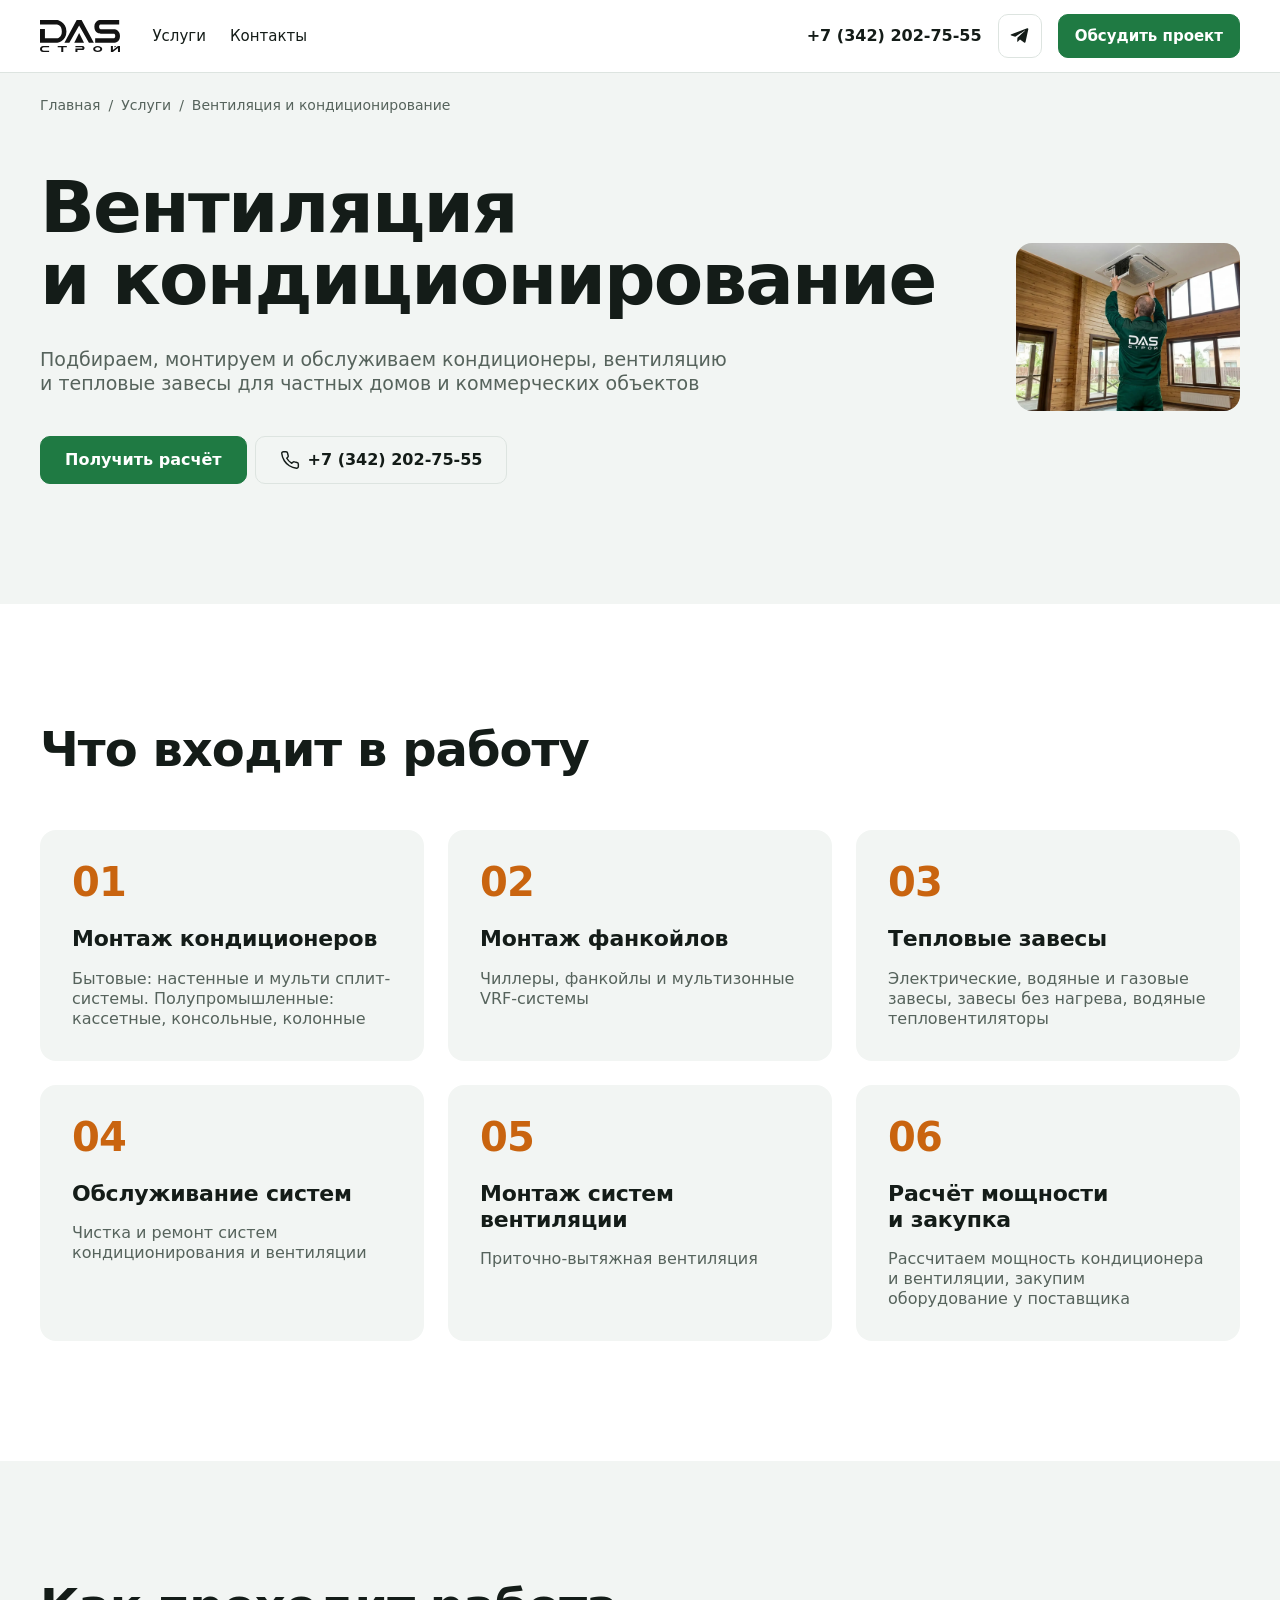
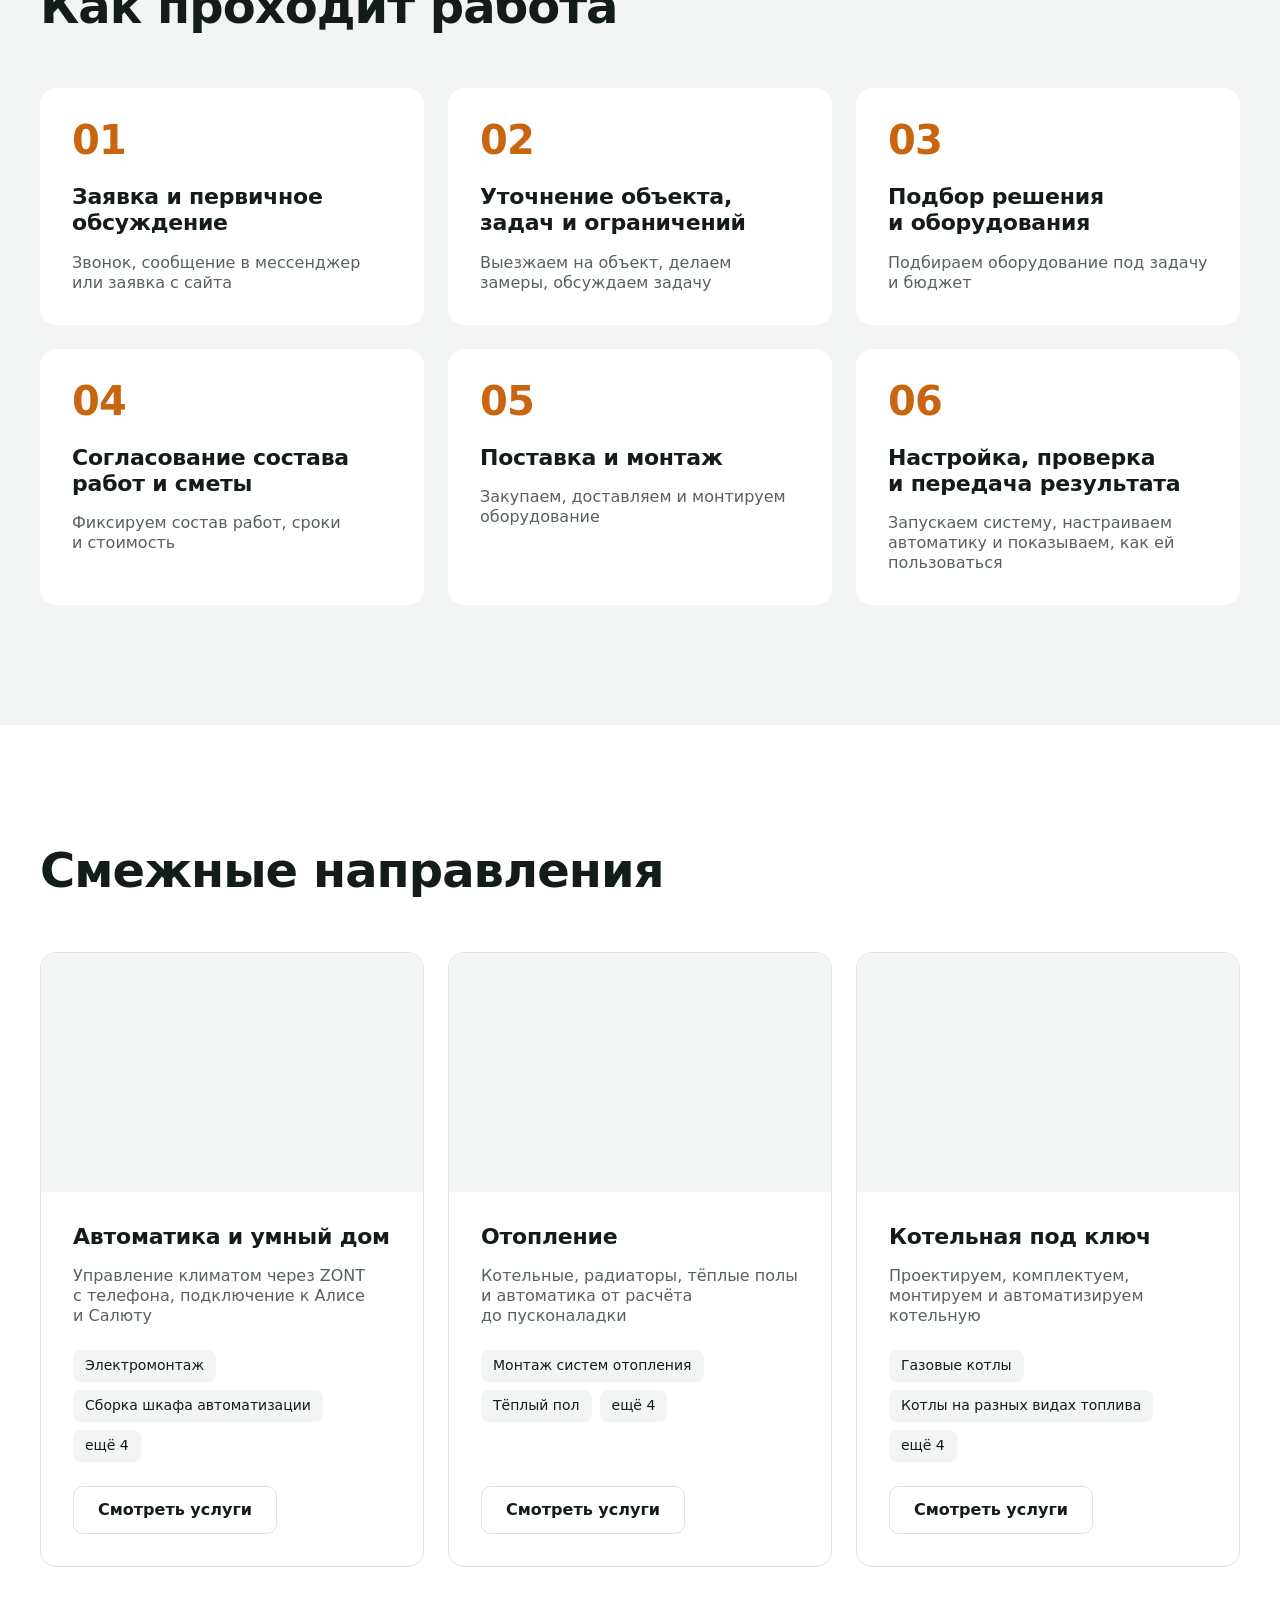
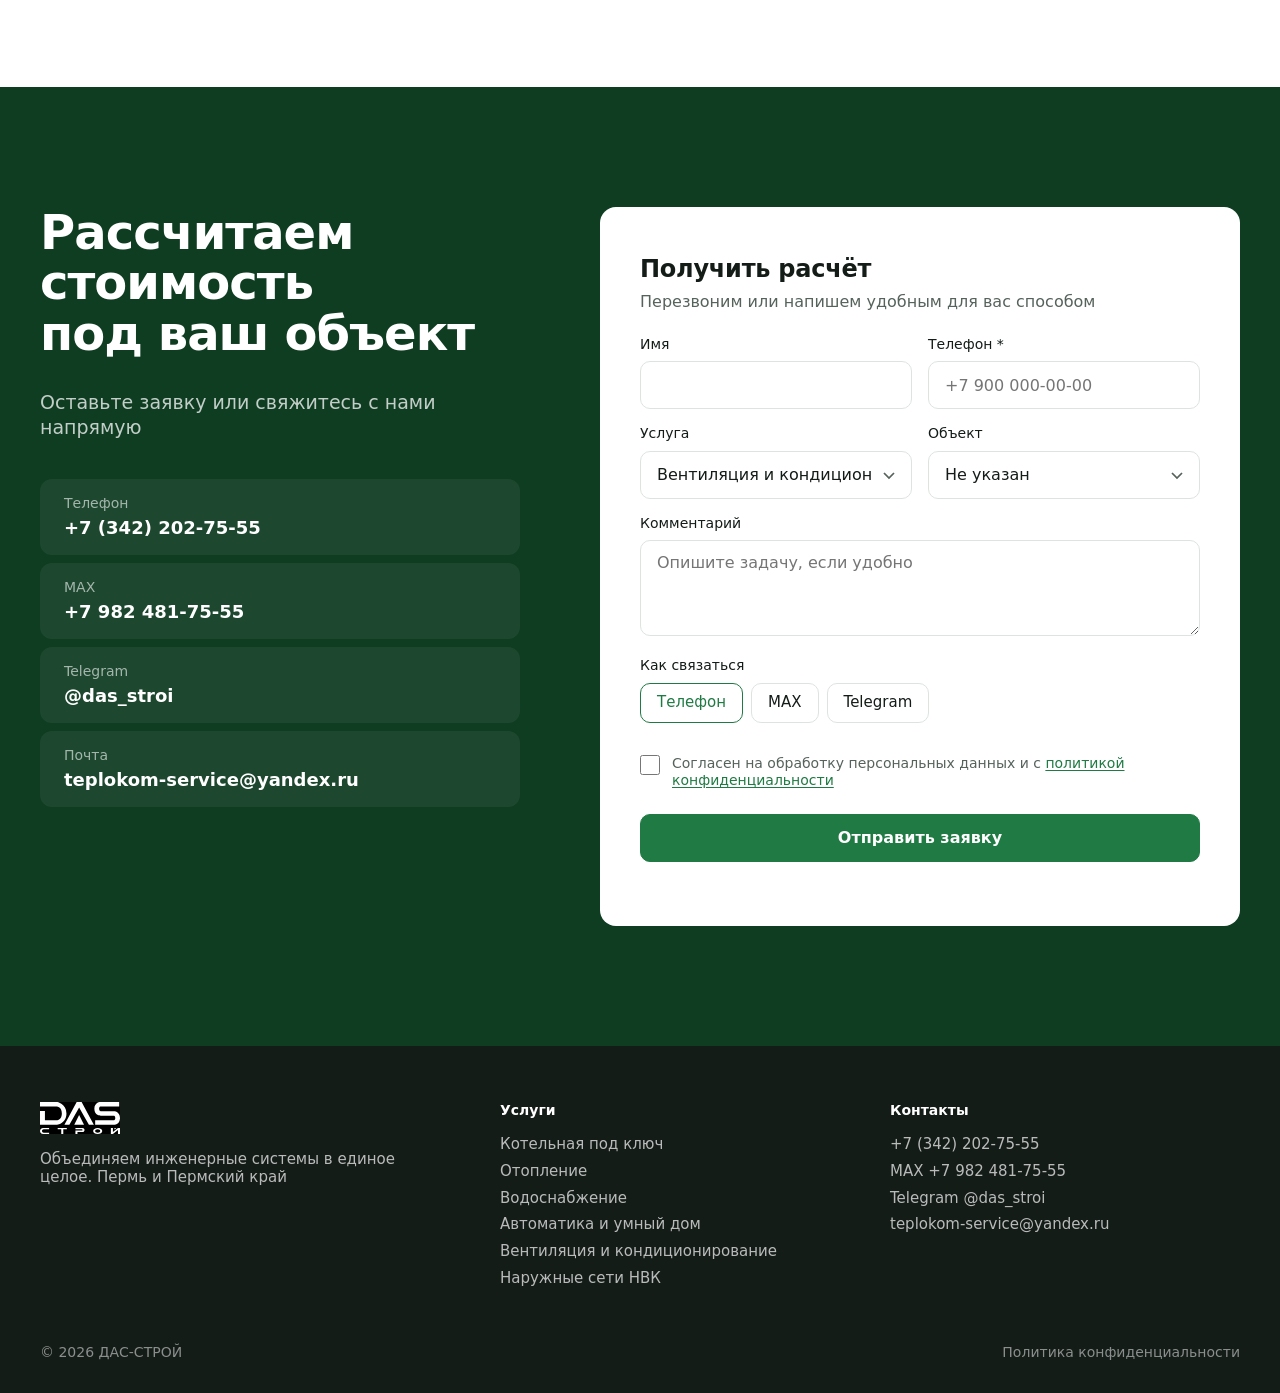
<file: uslugi/ventilyaciya/index.html>
<!doctype html>
<html lang="ru">
<head>
<meta charset="utf-8">
<meta name="viewport" content="width=device-width, initial-scale=1">
<meta name="robots" content="noindex, nofollow">
<meta http-equiv="Content-Security-Policy" content="default-src 'self'; script-src 'self'; style-src 'self' https://fonts.googleapis.com; font-src https://fonts.gstatic.com; img-src 'self' data:; connect-src 'self'; form-action 'self'; base-uri 'self'; object-src 'none'">
<meta name="referrer" content="strict-origin-when-cross-origin">
<title>Вентиляция и кондиционирование в Перми: ДАС-СТРОЙ</title>
<meta name="description" content="Подбираем, монтируем и обслуживаем кондиционеры, вентиляцию и тепловые завесы для частных домов и коммерческих объектов">
<link rel="canonical" href="https://das-stroi.ru/uslugi/ventilyaciya/">
<meta property="og:type" content="website">
<meta property="og:site_name" content="ДАС-СТРОЙ">
<meta property="og:locale" content="ru_RU">
<meta property="og:title" content="Вентиляция и кондиционирование в Перми: ДАС-СТРОЙ">
<meta property="og:description" content="Подбираем, монтируем и обслуживаем кондиционеры, вентиляцию и тепловые завесы для частных домов и коммерческих объектов">
<meta property="og:url" content="https://das-stroi.ru/uslugi/ventilyaciya/">
<meta property="og:image" content="https://das-stroi.ru/og.jpg">
<meta property="og:image:width" content="1200">
<meta property="og:image:height" content="630">
<meta property="og:image:alt" content="ДАС-СТРОЙ: Объединяем инженерные системы в единое целое">
<meta name="twitter:card" content="summary_large_image">
<link rel="icon" href="../../favicon.svg" type="image/svg+xml">
<link rel="preconnect" href="https://fonts.googleapis.com">
<link rel="preconnect" href="https://fonts.gstatic.com" crossorigin>
<link rel="stylesheet" href="https://fonts.googleapis.com/css2?family=Manrope:wght@400;500;600;700&display=swap">
<link rel="stylesheet" href="../../assets/style.css?v=mwm5mju1">
<script type="application/ld+json">{"@context":"https://schema.org","@graph":[{"@type":"HomeAndConstructionBusiness","@id":"https://das-stroi.ru/#org","name":"ДАС-СТРОЙ","url":"https://das-stroi.ru/","logo":"https://das-stroi.ru/LogonoFields2.svg","image":"https://das-stroi.ru/og.jpg","telephone":"+73422027555","email":"teplokom-service@yandex.ru","areaServed":"Пермский край","address":{"@type":"PostalAddress","addressLocality":"Пермь","addressCountry":"RU"},"sameAs":["https://t.me/das_stroi","https://t.me/das_stroi_perm"]},{"@type":"Service","name":"Вентиляция и кондиционирование","description":"Подбираем, монтируем и обслуживаем кондиционеры, вентиляцию и тепловые завесы для частных домов и коммерческих объектов","provider":{"@id":"https://das-stroi.ru/#org"},"areaServed":"Пермский край","url":"https://das-stroi.ru/uslugi/ventilyaciya/"},{"@type":"BreadcrumbList","itemListElement":[{"@type":"ListItem","position":1,"name":"Главная","item":"https://das-stroi.ru/"},{"@type":"ListItem","position":2,"name":"Вентиляция и кондиционирование","item":"https://das-stroi.ru/uslugi/ventilyaciya/"}]}]}</script>
<script src="../../assets/main.js?v=mwm5mju1" defer></script>
</head>
<body><header class="hdr">
  <div class="wrap hdr-in">
    <a class="logo" href="../../" aria-label="ДАС-СТРОЙ, на главную"><img src="../../LogonoFields2.svg" alt="ДАС-СТРОЙ" width="80" height="32"></a>
    <nav class="nav" aria-label="Основное меню"><a href="../../#services">Услуги</a><a href="../../#contacts">Контакты</a></nav>
    <div class="hdr-r">
      <a class="hdr-ph" href="tel:+73422027555">+7 (342) 202-75-55</a>
      <a class="ico hdr-tg" href="https://t.me/das_stroi" target="_blank" rel="noopener noreferrer" aria-label="Написать в Telegram"><svg viewBox="0 0 24 24" fill="currentColor" aria-hidden="true"><path d="M21.9 4.3 18.7 19c-.2 1-.9 1.3-1.8.8l-4.9-3.6-2.4 2.3c-.3.3-.5.5-1 .5l.3-5 9.1-8.2c.4-.4-.1-.6-.6-.2L6.3 13 1.5 11.5c-1-.3-1-1 .2-1.5L20.6 2.8c.9-.3 1.6.2 1.3 1.5z"/></svg></a>
      <a class="btn btn-p" href="../../#contacts">Обсудить проект</a>
      <a class="ico burger-call burger" href="tel:+73422027555" aria-label="Позвонить +7 (342) 202-75-55"><svg viewBox="0 0 24 24" fill="none" stroke="currentColor" stroke-width="1.75" stroke-linecap="round" stroke-linejoin="round" aria-hidden="true"><path d="M22 16.9v3a2 2 0 0 1-2.2 2 19.8 19.8 0 0 1-8.6-3 19.5 19.5 0 0 1-6-6A19.8 19.8 0 0 1 2.1 4.2 2 2 0 0 1 4.1 2h3a2 2 0 0 1 2 1.7c.1 1 .4 1.9.7 2.8a2 2 0 0 1-.5 2.1L8.1 9.9a16 16 0 0 0 6 6l1.3-1.3a2 2 0 0 1 2.1-.4c.9.3 1.8.6 2.8.7a2 2 0 0 1 1.7 2z"/></svg></a>
      <button class="ico burger" type="button" aria-label="Открыть меню" aria-expanded="false" aria-controls="mm" data-mm-open><svg viewBox="0 0 24 24" fill="none" stroke="currentColor" stroke-width="1.75" stroke-linecap="round" aria-hidden="true"><path d="M4 7h16M4 12h16M4 17h16"/></svg></button>
    </div>
  </div>
</header>
<div class="mm" id="mm" aria-hidden="true" inert role="dialog" aria-label="Меню">
  <div class="mm-top"><a class="logo" href="../../"><img src="../../LogonoFields2.svg" alt="ДАС-СТРОЙ" width="80" height="32"></a><button class="ico" type="button" aria-label="Закрыть меню" data-mm-close><svg viewBox="0 0 24 24" fill="none" stroke="currentColor" stroke-width="1.75" stroke-linecap="round" aria-hidden="true"><path d="M6 6l12 12M18 6 6 18"/></svg></button></div>
  <nav class="mm-list" aria-label="Меню">
    <a href="../../#services" data-mm-close>Услуги</a>
    <a class="sub" href="../../uslugi/kotelnaya/" data-mm-close>Котельная под ключ</a>
    <a class="sub" href="../../uslugi/otoplenie/" data-mm-close>Отопление</a>
    <a class="sub" href="../../uslugi/vodosnabzhenie/" data-mm-close>Водоснабжение</a>
    <a class="sub" href="../../uslugi/avtomatika/" data-mm-close>Автоматика и умный дом</a>
    <a class="sub" href="../../uslugi/ventilyaciya/" data-mm-close>Вентиляция и кондиционирование</a>
    <a class="sub" href="../../uslugi/naruzhnye-seti/" data-mm-close>Наружные сети НВК</a>
    <a href="../../#contacts" data-mm-close>Контакты</a>
  </nav>
  <div class="mm-foot"><a class="btn btn-p" href="../../#contacts" data-mm-close>Обсудить проект</a><a class="btn btn-s" href="tel:+73422027555"><svg viewBox="0 0 24 24" fill="none" stroke="currentColor" stroke-width="1.75" stroke-linecap="round" stroke-linejoin="round" aria-hidden="true"><path d="M22 16.9v3a2 2 0 0 1-2.2 2 19.8 19.8 0 0 1-8.6-3 19.5 19.5 0 0 1-6-6A19.8 19.8 0 0 1 2.1 4.2 2 2 0 0 1 4.1 2h3a2 2 0 0 1 2 1.7c.1 1 .4 1.9.7 2.8a2 2 0 0 1-.5 2.1L8.1 9.9a16 16 0 0 0 6 6l1.3-1.3a2 2 0 0 1 2.1-.4c.9.3 1.8.6 2.8.7a2 2 0 0 1 1.7 2z"/></svg>+7 (342) 202-75-55</a></div>
</div>
<main>
<section class="svc-hero">
  <div class="wrap">
    <nav class="crumbs" aria-label="Хлебные крошки"><a href="../../">Главная</a><span aria-hidden="true">/</span><a href="../../#services">Услуги</a><span aria-hidden="true">/</span><span aria-current="page">Вентиляция и кондиционирование</span></nav>
    <div class="svc-g">
      <div>
        <h1 class="h1">Вентиляция и кондиционирование</h1>
        <p class="lead">Подбираем, монтируем и обслуживаем кондиционеры, вентиляцию и тепловые завесы для частных домов и коммерческих объектов</p>
        <div class="hero-act"><a class="btn btn-p" href="#contacts">Получить расчёт</a><a class="btn btn-s" href="tel:+73422027555"><svg viewBox="0 0 24 24" fill="none" stroke="currentColor" stroke-width="1.75" stroke-linecap="round" stroke-linejoin="round" aria-hidden="true"><path d="M22 16.9v3a2 2 0 0 1-2.2 2 19.8 19.8 0 0 1-8.6-3 19.5 19.5 0 0 1-6-6A19.8 19.8 0 0 1 2.1 4.2 2 2 0 0 1 4.1 2h3a2 2 0 0 1 2 1.7c.1 1 .4 1.9.7 2.8a2 2 0 0 1-.5 2.1L8.1 9.9a16 16 0 0 0 6 6l1.3-1.3a2 2 0 0 1 2.1-.4c.9.3 1.8.6 2.8.7a2 2 0 0 1 1.7 2z"/></svg>+7 (342) 202-75-55</a></div>
      </div>
      <div class="svc-ph"><img src="../../img/vent.webp" alt="Монтаж кассетного кондиционера" width="1200" height="900" fetchpriority="high"></div>
    </div>
  </div>
</section>

<section class="sec" id="items">
  <div class="wrap">
    <div class="sh"><h2 class="h2">Что входит в работу</h2></div>
    <div class="tiles">
      <div class="tile"><span class="num">01</span><h3 class="h3">Монтаж кондиционеров</h3><p class="txt">Бытовые: настенные и мульти сплит-системы. Полупромышленные: кассетные, консольные, колонные</p></div>
      <div class="tile"><span class="num">02</span><h3 class="h3">Монтаж фанкойлов</h3><p class="txt">Чиллеры, фанкойлы и мультизонные VRF-системы</p></div>
      <div class="tile"><span class="num">03</span><h3 class="h3">Тепловые завесы</h3><p class="txt">Электрические, водяные и газовые завесы, завесы без нагрева, водяные тепловентиляторы</p></div>
      <div class="tile"><span class="num">04</span><h3 class="h3">Обслуживание систем</h3><p class="txt">Чистка и ремонт систем кондиционирования и вентиляции</p></div>
      <div class="tile"><span class="num">05</span><h3 class="h3">Монтаж систем вентиляции</h3><p class="txt">Приточно-вытяжная вентиляция</p></div>
      <div class="tile"><span class="num">06</span><h3 class="h3">Расчёт мощности и закупка</h3><p class="txt">Рассчитаем мощность кондиционера и вентиляции, закупим оборудование у поставщика</p></div>
    </div>
  </div>
</section>

<section class="sec alt" id="process">
  <div class="wrap">
    <div class="sh"><h2 class="h2">Как проходит работа</h2></div>
    <ol class="tiles steps"><li class="tile"><span class="num">01</span><h3 class="h3">Заявка и первичное обсуждение</h3><p class="txt">Звонок, сообщение в мессенджер или заявка с сайта</p></li><li class="tile"><span class="num">02</span><h3 class="h3">Уточнение объекта, задач и ограничений</h3><p class="txt">Выезжаем на объект, делаем замеры, обсуждаем задачу</p></li><li class="tile"><span class="num">03</span><h3 class="h3">Подбор решения и оборудования</h3><p class="txt">Подбираем оборудование под задачу и бюджет</p></li><li class="tile"><span class="num">04</span><h3 class="h3">Согласование состава работ и сметы</h3><p class="txt">Фиксируем состав работ, сроки и стоимость</p></li><li class="tile"><span class="num">05</span><h3 class="h3">Поставка и монтаж</h3><p class="txt">Закупаем, доставляем и монтируем оборудование</p></li><li class="tile"><span class="num">06</span><h3 class="h3">Настройка, проверка и передача результата</h3><p class="txt">Запускаем систему, настраиваем автоматику и показываем, как ей пользоваться</p></li></ol>
  </div>
</section>

<section class="sec" id="related">
  <div class="wrap">
    <div class="sh"><h2 class="h2">Смежные направления</h2></div>
    <div class="cards">
      <a class="card" href="../../uslugi/avtomatika/">
        <div class="card-ph"><img src="../../img/electro.webp" alt="Настройка шкафа автоматики" width="1200" height="900" loading="lazy" decoding="async"></div>
        <div class="card-b"><h3 class="h3">Автоматика и умный дом</h3><p class="txt">Управление климатом через ZONT с телефона, подключение к Алисе и Салюту</p>
          <ul class="tags"><li>Электромонтаж</li><li>Сборка шкафа автоматизации</li><li>ещё 4</li></ul>
          <span class="btn btn-s">Смотреть услуги</span></div>
      </a>
      <a class="card" href="../../uslugi/otoplenie/">
        <div class="card-ph"><img src="../../img/otop.webp" alt="Настенный газовый котёл" width="1200" height="900" loading="lazy" decoding="async"></div>
        <div class="card-b"><h3 class="h3">Отопление</h3><p class="txt">Котельные, радиаторы, тёплые полы и автоматика от расчёта до пусконаладки</p>
          <ul class="tags"><li>Монтаж систем отопления</li><li>Тёплый пол</li><li>ещё 4</li></ul>
          <span class="btn btn-s">Смотреть услуги</span></div>
      </a>
      <a class="card" href="../../uslugi/kotelnaya/">
        <div class="card-ph"><img src="../../img/avto.webp" alt="Котельная с шкафом автоматики" width="1200" height="900" loading="lazy" decoding="async"></div>
        <div class="card-b"><h3 class="h3">Котельная под ключ</h3><p class="txt">Проектируем, комплектуем, монтируем и автоматизируем котельную</p>
          <ul class="tags"><li>Газовые котлы</li><li>Котлы на разных видах топлива</li><li>ещё 4</li></ul>
          <span class="btn btn-s">Смотреть услуги</span></div>
      </a>
    </div>
  </div>
</section>

<section class="sec cta" id="contacts">
  <div class="wrap cta-g">
    <div>
      <h2 class="h2">Рассчитаем стоимость под ваш объект</h2>
      <p class="lead">Оставьте заявку или свяжитесь с нами напрямую</p>
      <div class="ct-list">
        <a class="ct-row" href="tel:+73422027555"><span class="l">Телефон</span><span class="v">+7 (342) 202-75-55</span></a>
        <a class="ct-row" href="tel:+79824817555"><span class="l">MAX</span><span class="v">+7 982 481-75-55</span></a>
        <a class="ct-row" href="https://t.me/das_stroi" target="_blank" rel="noopener noreferrer"><span class="l">Telegram</span><span class="v">@das_stroi</span></a>
        <a class="ct-row" href="mailto:teplokom-service@yandex.ru"><span class="l">Почта</span><span class="v">teplokom-service@yandex.ru</span></a>
      </div>
    </div>
    <form class="form" action="../../send.php" method="post" novalidate data-form>
        <h3 class="h3">Получить расчёт</h3>
        <p class="sub">Перезвоним или напишем удобным для вас способом</p>
        <div class="fields">
          <div class="f"><label for="f-name">Имя</label><input id="f-name" name="name" autocomplete="name" maxlength="80"></div>
          <div class="f" data-req="phone"><label for="f-phone">Телефон *</label><input id="f-phone" name="phone" type="tel" inputmode="tel" autocomplete="tel" placeholder="+7 900 000-00-00" required maxlength="24"><p class="err">Укажите номер, например +7 900 000-00-00</p></div>
          <div class="f"><label for="f-svc">Услуга</label><select id="f-svc" name="service"><option>Котельная под ключ</option><option>Отопление</option><option>Водоснабжение</option><option selected>Вентиляция и кондиционирование</option><option>Автоматика и умный дом</option><option>Наружные сети НВК</option><option>Электромонтаж</option><option>Другое</option></select></div>
          <div class="f"><label for="f-obj">Объект</label><select id="f-obj" name="object"><option value="">Не указан</option><option>Частный дом</option><option>Квартира</option><option>Коммерческий объект</option><option>Другое</option></select></div>
          <div class="f f-wide"><label for="f-msg">Комментарий</label><textarea id="f-msg" name="message" maxlength="2000" placeholder="Опишите задачу, если удобно"></textarea></div>
          <fieldset class="f f-wide"><legend class="lab">Как связаться</legend><div class="chips">
            <label class="chip"><input type="radio" name="channel" value="Телефон" checked><span>Телефон</span></label><label class="chip"><input type="radio" name="channel" value="MAX"><span>MAX</span></label><label class="chip"><input type="radio" name="channel" value="Telegram"><span>Telegram</span></label>
          </div></fieldset>
        </div>
        <div class="hp" aria-hidden="true"><label>Сайт<input name="website" tabindex="-1" autocomplete="off"></label></div>
        <input type="hidden" name="page"><input type="hidden" name="utm">
        <label class="agree" data-req="agree"><input type="checkbox" name="agree" value="1" required><span>Согласен на обработку персональных данных и с <a href="../../privacy/" target="_blank">политикой конфиденциальности</a></span></label>
        <button class="btn btn-p" type="submit">Отправить заявку</button>
        <p class="status" role="status" aria-live="polite"></p>
      </form>
  </div>
</section>
</main>
<footer class="ftr">
  <div class="wrap">
    <div class="ftr-g">
      <div><a class="logo" href="../../"><img src="../../LogonoFields1.svg" alt="ДАС-СТРОЙ" width="80" height="32"></a><p>Объединяем инженерные системы в единое целое. Пермь и Пермский край</p></div>
      <div><h4>Услуги</h4><ul><li><a href="../../uslugi/kotelnaya/">Котельная под ключ</a></li><li><a href="../../uslugi/otoplenie/">Отопление</a></li><li><a href="../../uslugi/vodosnabzhenie/">Водоснабжение</a></li><li><a href="../../uslugi/avtomatika/">Автоматика и умный дом</a></li><li><a href="../../uslugi/ventilyaciya/">Вентиляция и кондиционирование</a></li><li><a href="../../uslugi/naruzhnye-seti/">Наружные сети НВК</a></li></ul></div>
      <div><h4>Контакты</h4><ul>
        <li><a href="tel:+73422027555">+7 (342) 202-75-55</a></li>
        <li><a href="tel:+79824817555">MAX +7 982 481-75-55</a></li>
        <li><a href="https://t.me/das_stroi" target="_blank" rel="noopener noreferrer">Telegram @das_stroi</a></li>
        <li><a href="mailto:teplokom-service@yandex.ru">teplokom-service@yandex.ru</a></li>
      </ul></div>
    </div>
    <div class="ftr-b"><span>© 2026 ДАС-СТРОЙ</span><a href="../../privacy/">Политика конфиденциальности</a></div>
  </div>
</footer>
</body>
</html>
</file>
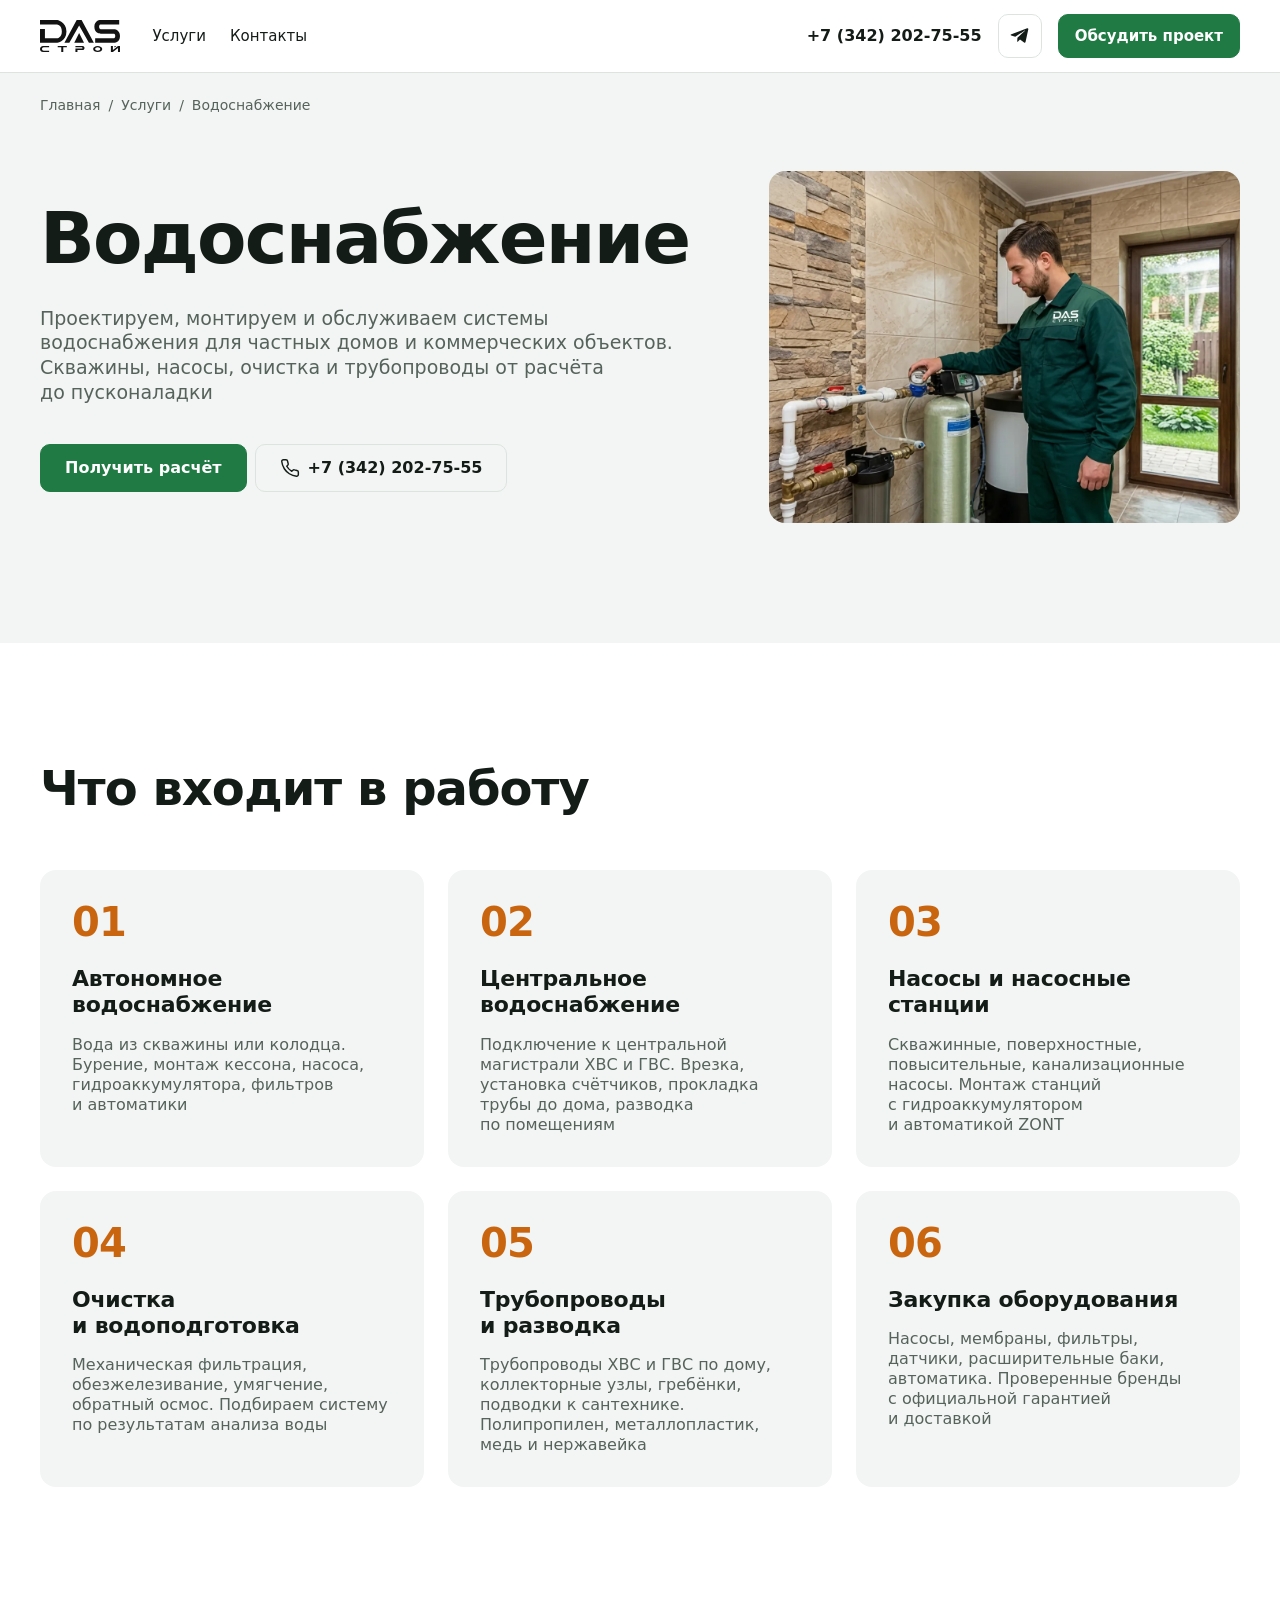
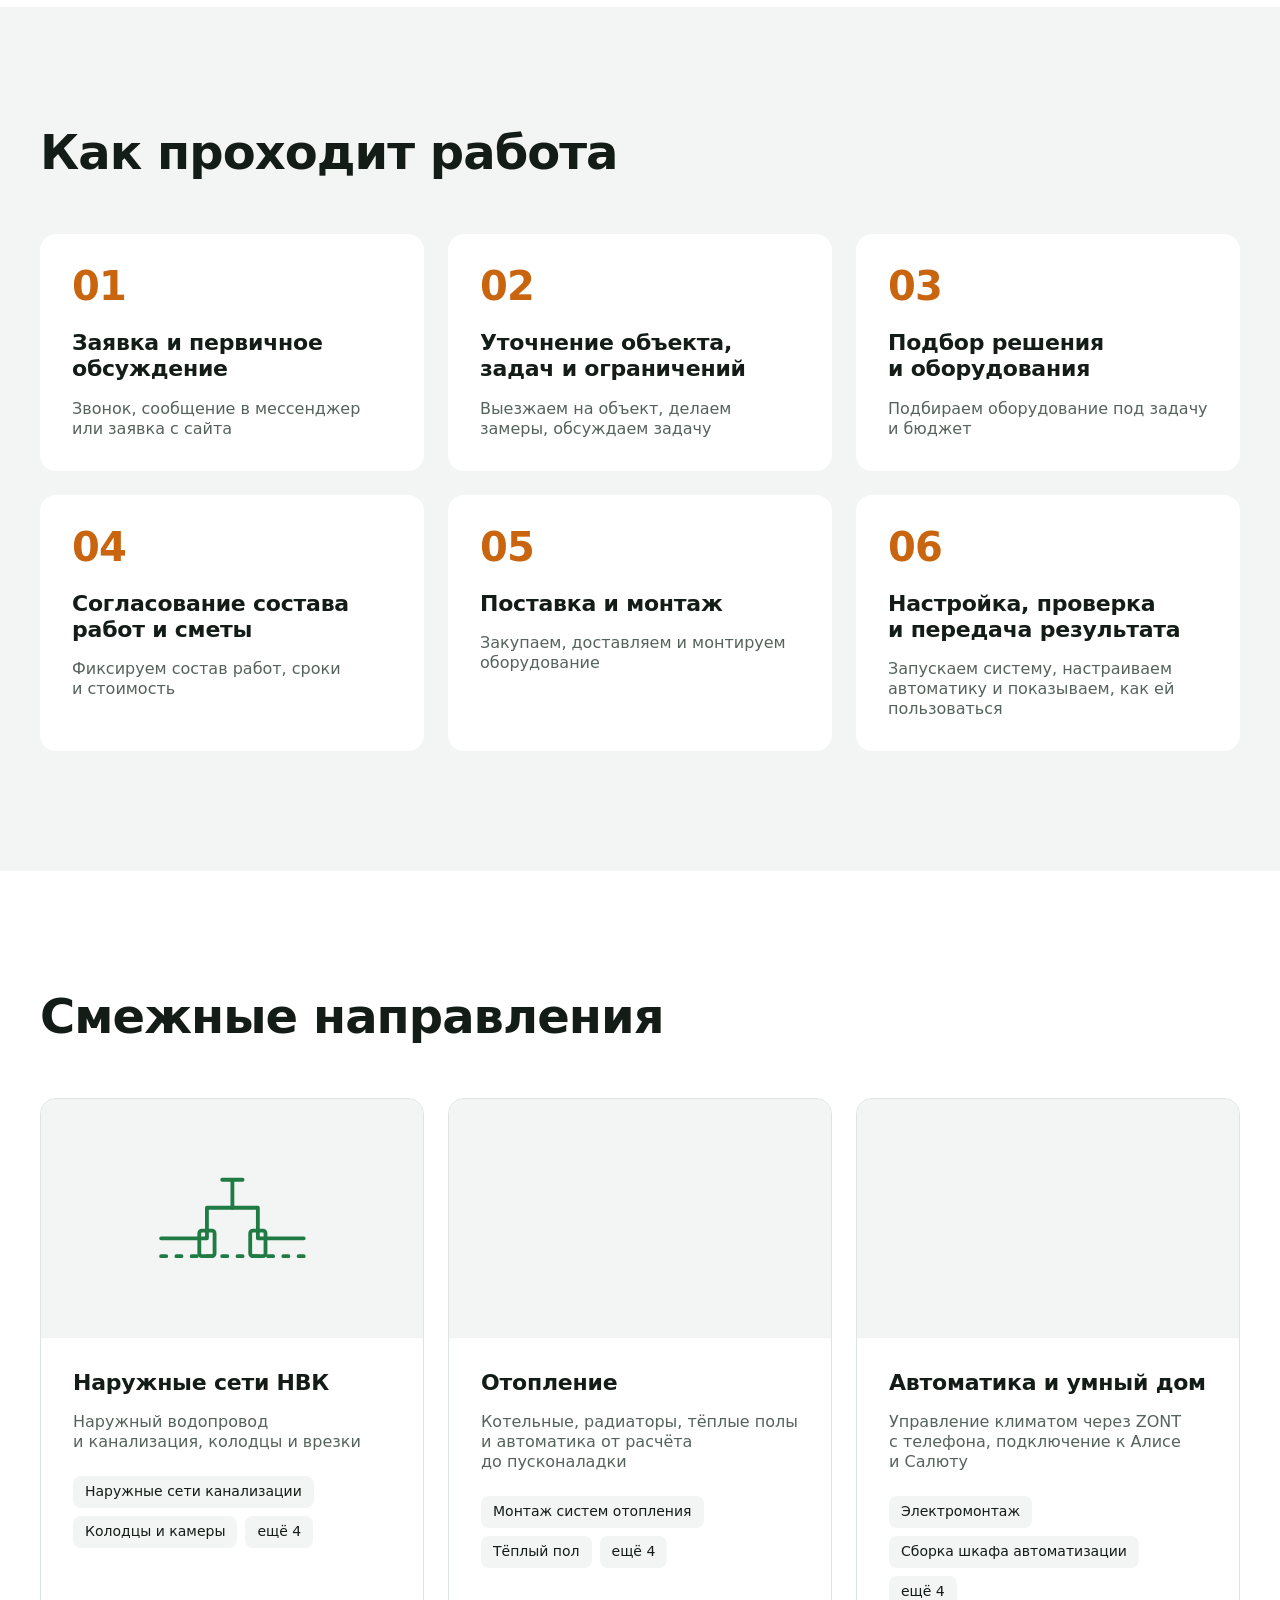
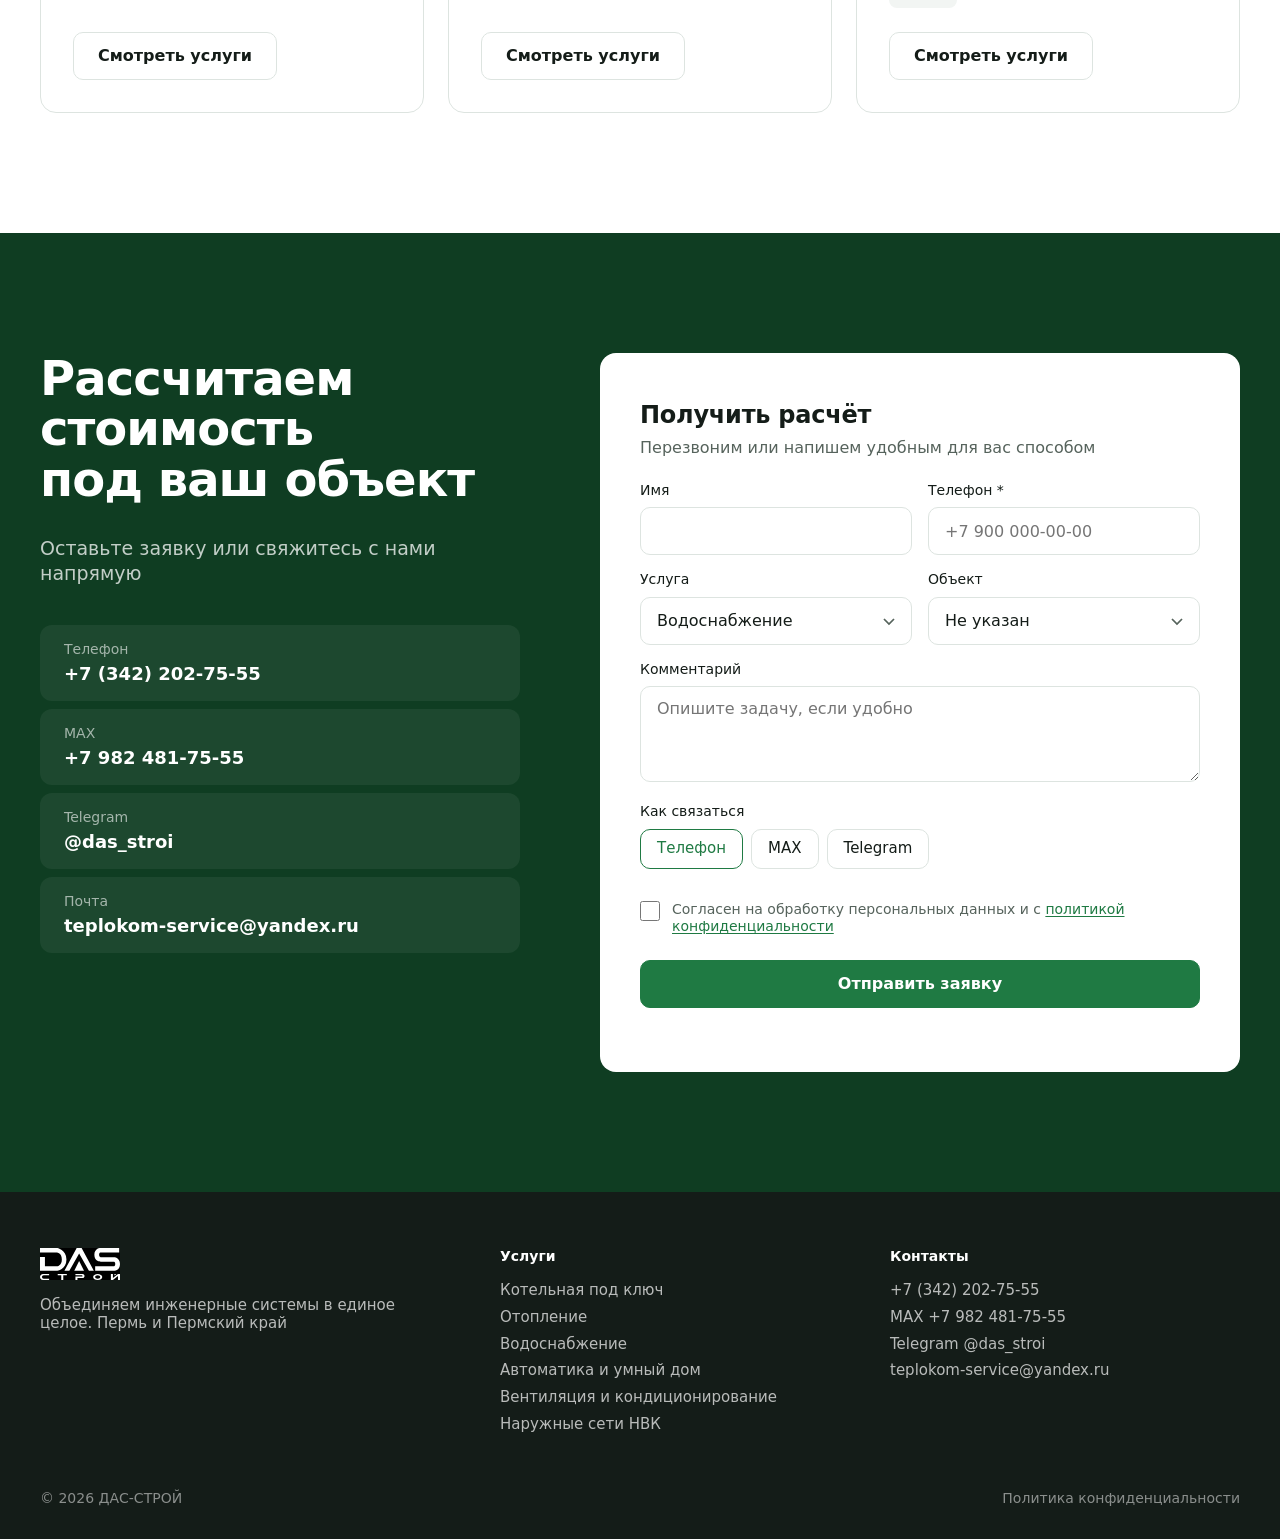
<file: uslugi/vodosnabzhenie/index.html>
<!doctype html>
<html lang="ru">
<head>
<meta charset="utf-8">
<meta name="viewport" content="width=device-width, initial-scale=1">
<meta name="robots" content="noindex, nofollow">
<meta http-equiv="Content-Security-Policy" content="default-src 'self'; script-src 'self'; style-src 'self' https://fonts.googleapis.com; font-src https://fonts.gstatic.com; img-src 'self' data:; connect-src 'self'; form-action 'self'; base-uri 'self'; object-src 'none'">
<meta name="referrer" content="strict-origin-when-cross-origin">
<title>Водоснабжение дома в Перми: ДАС-СТРОЙ</title>
<meta name="description" content="Проектируем, монтируем и обслуживаем системы водоснабжения для частных домов и коммерческих объектов. Скважины, насосы, очистка и трубопроводы от расчёта до пусконаладки">
<link rel="canonical" href="https://das-stroi.ru/uslugi/vodosnabzhenie/">
<meta property="og:type" content="website">
<meta property="og:site_name" content="ДАС-СТРОЙ">
<meta property="og:locale" content="ru_RU">
<meta property="og:title" content="Водоснабжение дома в Перми: ДАС-СТРОЙ">
<meta property="og:description" content="Проектируем, монтируем и обслуживаем системы водоснабжения для частных домов и коммерческих объектов. Скважины, насосы, очистка и трубопроводы от расчёта до пусконаладки">
<meta property="og:url" content="https://das-stroi.ru/uslugi/vodosnabzhenie/">
<meta property="og:image" content="https://das-stroi.ru/og.jpg">
<meta property="og:image:width" content="1200">
<meta property="og:image:height" content="630">
<meta property="og:image:alt" content="ДАС-СТРОЙ: Объединяем инженерные системы в единое целое">
<meta name="twitter:card" content="summary_large_image">
<link rel="icon" href="../../favicon.svg" type="image/svg+xml">
<link rel="preconnect" href="https://fonts.googleapis.com">
<link rel="preconnect" href="https://fonts.gstatic.com" crossorigin>
<link rel="stylesheet" href="https://fonts.googleapis.com/css2?family=Manrope:wght@400;500;600;700&display=swap">
<link rel="stylesheet" href="../../assets/style.css?v=mwm5mju1">
<script type="application/ld+json">{"@context":"https://schema.org","@graph":[{"@type":"HomeAndConstructionBusiness","@id":"https://das-stroi.ru/#org","name":"ДАС-СТРОЙ","url":"https://das-stroi.ru/","logo":"https://das-stroi.ru/LogonoFields2.svg","image":"https://das-stroi.ru/og.jpg","telephone":"+73422027555","email":"teplokom-service@yandex.ru","areaServed":"Пермский край","address":{"@type":"PostalAddress","addressLocality":"Пермь","addressCountry":"RU"},"sameAs":["https://t.me/das_stroi","https://t.me/das_stroi_perm"]},{"@type":"Service","name":"Водоснабжение","description":"Проектируем, монтируем и обслуживаем системы водоснабжения для частных домов и коммерческих объектов. Скважины, насосы, очистка и трубопроводы от расчёта до пусконаладки","provider":{"@id":"https://das-stroi.ru/#org"},"areaServed":"Пермский край","url":"https://das-stroi.ru/uslugi/vodosnabzhenie/"},{"@type":"BreadcrumbList","itemListElement":[{"@type":"ListItem","position":1,"name":"Главная","item":"https://das-stroi.ru/"},{"@type":"ListItem","position":2,"name":"Водоснабжение","item":"https://das-stroi.ru/uslugi/vodosnabzhenie/"}]}]}</script>
<script src="../../assets/main.js?v=mwm5mju1" defer></script>
</head>
<body><header class="hdr">
  <div class="wrap hdr-in">
    <a class="logo" href="../../" aria-label="ДАС-СТРОЙ, на главную"><img src="../../LogonoFields2.svg" alt="ДАС-СТРОЙ" width="80" height="32"></a>
    <nav class="nav" aria-label="Основное меню"><a href="../../#services">Услуги</a><a href="../../#contacts">Контакты</a></nav>
    <div class="hdr-r">
      <a class="hdr-ph" href="tel:+73422027555">+7 (342) 202-75-55</a>
      <a class="ico hdr-tg" href="https://t.me/das_stroi" target="_blank" rel="noopener noreferrer" aria-label="Написать в Telegram"><svg viewBox="0 0 24 24" fill="currentColor" aria-hidden="true"><path d="M21.9 4.3 18.7 19c-.2 1-.9 1.3-1.8.8l-4.9-3.6-2.4 2.3c-.3.3-.5.5-1 .5l.3-5 9.1-8.2c.4-.4-.1-.6-.6-.2L6.3 13 1.5 11.5c-1-.3-1-1 .2-1.5L20.6 2.8c.9-.3 1.6.2 1.3 1.5z"/></svg></a>
      <a class="btn btn-p" href="../../#contacts">Обсудить проект</a>
      <a class="ico burger-call burger" href="tel:+73422027555" aria-label="Позвонить +7 (342) 202-75-55"><svg viewBox="0 0 24 24" fill="none" stroke="currentColor" stroke-width="1.75" stroke-linecap="round" stroke-linejoin="round" aria-hidden="true"><path d="M22 16.9v3a2 2 0 0 1-2.2 2 19.8 19.8 0 0 1-8.6-3 19.5 19.5 0 0 1-6-6A19.8 19.8 0 0 1 2.1 4.2 2 2 0 0 1 4.1 2h3a2 2 0 0 1 2 1.7c.1 1 .4 1.9.7 2.8a2 2 0 0 1-.5 2.1L8.1 9.9a16 16 0 0 0 6 6l1.3-1.3a2 2 0 0 1 2.1-.4c.9.3 1.8.6 2.8.7a2 2 0 0 1 1.7 2z"/></svg></a>
      <button class="ico burger" type="button" aria-label="Открыть меню" aria-expanded="false" aria-controls="mm" data-mm-open><svg viewBox="0 0 24 24" fill="none" stroke="currentColor" stroke-width="1.75" stroke-linecap="round" aria-hidden="true"><path d="M4 7h16M4 12h16M4 17h16"/></svg></button>
    </div>
  </div>
</header>
<div class="mm" id="mm" aria-hidden="true" inert role="dialog" aria-label="Меню">
  <div class="mm-top"><a class="logo" href="../../"><img src="../../LogonoFields2.svg" alt="ДАС-СТРОЙ" width="80" height="32"></a><button class="ico" type="button" aria-label="Закрыть меню" data-mm-close><svg viewBox="0 0 24 24" fill="none" stroke="currentColor" stroke-width="1.75" stroke-linecap="round" aria-hidden="true"><path d="M6 6l12 12M18 6 6 18"/></svg></button></div>
  <nav class="mm-list" aria-label="Меню">
    <a href="../../#services" data-mm-close>Услуги</a>
    <a class="sub" href="../../uslugi/kotelnaya/" data-mm-close>Котельная под ключ</a>
    <a class="sub" href="../../uslugi/otoplenie/" data-mm-close>Отопление</a>
    <a class="sub" href="../../uslugi/vodosnabzhenie/" data-mm-close>Водоснабжение</a>
    <a class="sub" href="../../uslugi/avtomatika/" data-mm-close>Автоматика и умный дом</a>
    <a class="sub" href="../../uslugi/ventilyaciya/" data-mm-close>Вентиляция и кондиционирование</a>
    <a class="sub" href="../../uslugi/naruzhnye-seti/" data-mm-close>Наружные сети НВК</a>
    <a href="../../#contacts" data-mm-close>Контакты</a>
  </nav>
  <div class="mm-foot"><a class="btn btn-p" href="../../#contacts" data-mm-close>Обсудить проект</a><a class="btn btn-s" href="tel:+73422027555"><svg viewBox="0 0 24 24" fill="none" stroke="currentColor" stroke-width="1.75" stroke-linecap="round" stroke-linejoin="round" aria-hidden="true"><path d="M22 16.9v3a2 2 0 0 1-2.2 2 19.8 19.8 0 0 1-8.6-3 19.5 19.5 0 0 1-6-6A19.8 19.8 0 0 1 2.1 4.2 2 2 0 0 1 4.1 2h3a2 2 0 0 1 2 1.7c.1 1 .4 1.9.7 2.8a2 2 0 0 1-.5 2.1L8.1 9.9a16 16 0 0 0 6 6l1.3-1.3a2 2 0 0 1 2.1-.4c.9.3 1.8.6 2.8.7a2 2 0 0 1 1.7 2z"/></svg>+7 (342) 202-75-55</a></div>
</div>
<main>
<section class="svc-hero">
  <div class="wrap">
    <nav class="crumbs" aria-label="Хлебные крошки"><a href="../../">Главная</a><span aria-hidden="true">/</span><a href="../../#services">Услуги</a><span aria-hidden="true">/</span><span aria-current="page">Водоснабжение</span></nav>
    <div class="svc-g">
      <div>
        <h1 class="h1">Водоснабжение</h1>
        <p class="lead">Проектируем, монтируем и обслуживаем системы водоснабжения для частных домов и коммерческих объектов. Скважины, насосы, очистка и трубопроводы от расчёта до пусконаладки</p>
        <div class="hero-act"><a class="btn btn-p" href="#contacts">Получить расчёт</a><a class="btn btn-s" href="tel:+73422027555"><svg viewBox="0 0 24 24" fill="none" stroke="currentColor" stroke-width="1.75" stroke-linecap="round" stroke-linejoin="round" aria-hidden="true"><path d="M22 16.9v3a2 2 0 0 1-2.2 2 19.8 19.8 0 0 1-8.6-3 19.5 19.5 0 0 1-6-6A19.8 19.8 0 0 1 2.1 4.2 2 2 0 0 1 4.1 2h3a2 2 0 0 1 2 1.7c.1 1 .4 1.9.7 2.8a2 2 0 0 1-.5 2.1L8.1 9.9a16 16 0 0 0 6 6l1.3-1.3a2 2 0 0 1 2.1-.4c.9.3 1.8.6 2.8.7a2 2 0 0 1 1.7 2z"/></svg>+7 (342) 202-75-55</a></div>
      </div>
      <div class="svc-ph"><img src="../../img/kotel.webp" alt="Монтаж системы водоочистки" width="1200" height="900" fetchpriority="high"></div>
    </div>
  </div>
</section>

<section class="sec" id="items">
  <div class="wrap">
    <div class="sh"><h2 class="h2">Что входит в работу</h2></div>
    <div class="tiles">
      <div class="tile"><span class="num">01</span><h3 class="h3">Автономное водоснабжение</h3><p class="txt">Вода из скважины или колодца. Бурение, монтаж кессона, насоса, гидроаккумулятора, фильтров и автоматики</p></div>
      <div class="tile"><span class="num">02</span><h3 class="h3">Центральное водоснабжение</h3><p class="txt">Подключение к центральной магистрали ХВС и ГВС. Врезка, установка счётчиков, прокладка трубы до дома, разводка по помещениям</p></div>
      <div class="tile"><span class="num">03</span><h3 class="h3">Насосы и насосные станции</h3><p class="txt">Скважинные, поверхностные, повысительные, канализационные насосы. Монтаж станций с гидроаккумулятором и автоматикой ZONT</p></div>
      <div class="tile"><span class="num">04</span><h3 class="h3">Очистка и водоподготовка</h3><p class="txt">Механическая фильтрация, обезжелезивание, умягчение, обратный осмос. Подбираем систему по результатам анализа воды</p></div>
      <div class="tile"><span class="num">05</span><h3 class="h3">Трубопроводы и разводка</h3><p class="txt">Трубопроводы ХВС и ГВС по дому, коллекторные узлы, гребёнки, подводки к сантехнике. Полипропилен, металлопластик, медь и нержавейка</p></div>
      <div class="tile"><span class="num">06</span><h3 class="h3">Закупка оборудования</h3><p class="txt">Насосы, мембраны, фильтры, датчики, расширительные баки, автоматика. Проверенные бренды с официальной гарантией и доставкой</p></div>
    </div>
  </div>
</section>

<section class="sec alt" id="process">
  <div class="wrap">
    <div class="sh"><h2 class="h2">Как проходит работа</h2></div>
    <ol class="tiles steps"><li class="tile"><span class="num">01</span><h3 class="h3">Заявка и первичное обсуждение</h3><p class="txt">Звонок, сообщение в мессенджер или заявка с сайта</p></li><li class="tile"><span class="num">02</span><h3 class="h3">Уточнение объекта, задач и ограничений</h3><p class="txt">Выезжаем на объект, делаем замеры, обсуждаем задачу</p></li><li class="tile"><span class="num">03</span><h3 class="h3">Подбор решения и оборудования</h3><p class="txt">Подбираем оборудование под задачу и бюджет</p></li><li class="tile"><span class="num">04</span><h3 class="h3">Согласование состава работ и сметы</h3><p class="txt">Фиксируем состав работ, сроки и стоимость</p></li><li class="tile"><span class="num">05</span><h3 class="h3">Поставка и монтаж</h3><p class="txt">Закупаем, доставляем и монтируем оборудование</p></li><li class="tile"><span class="num">06</span><h3 class="h3">Настройка, проверка и передача результата</h3><p class="txt">Запускаем систему, настраиваем автоматику и показываем, как ей пользоваться</p></li></ol>
  </div>
</section>

<section class="sec" id="related">
  <div class="wrap">
    <div class="sh"><h2 class="h2">Смежные направления</h2></div>
    <div class="cards">
      <a class="card" href="../../uslugi/naruzhnye-seti/">
        <div class="card-ph draw"><svg viewBox="0 0 120 80" fill="none" stroke="currentColor" stroke-width="3" stroke-linecap="round" stroke-linejoin="round" aria-hidden="true"><path d="M4 56h36v-24h40v24h36"/><rect x="34" y="50" width="12" height="20" rx="2"/><rect x="74" y="50" width="12" height="20" rx="2"/><path d="M60 32V10M52 10h16"/><path d="M4 70h112" stroke-dasharray="4 8"/></svg></div>
        <div class="card-b"><h3 class="h3">Наружные сети НВК</h3><p class="txt">Наружный водопровод и канализация, колодцы и врезки</p>
          <ul class="tags"><li>Наружные сети канализации</li><li>Колодцы и камеры</li><li>ещё 4</li></ul>
          <span class="btn btn-s">Смотреть услуги</span></div>
      </a>
      <a class="card" href="../../uslugi/otoplenie/">
        <div class="card-ph"><img src="../../img/otop.webp" alt="Настенный газовый котёл" width="1200" height="900" loading="lazy" decoding="async"></div>
        <div class="card-b"><h3 class="h3">Отопление</h3><p class="txt">Котельные, радиаторы, тёплые полы и автоматика от расчёта до пусконаладки</p>
          <ul class="tags"><li>Монтаж систем отопления</li><li>Тёплый пол</li><li>ещё 4</li></ul>
          <span class="btn btn-s">Смотреть услуги</span></div>
      </a>
      <a class="card" href="../../uslugi/avtomatika/">
        <div class="card-ph"><img src="../../img/electro.webp" alt="Настройка шкафа автоматики" width="1200" height="900" loading="lazy" decoding="async"></div>
        <div class="card-b"><h3 class="h3">Автоматика и умный дом</h3><p class="txt">Управление климатом через ZONT с телефона, подключение к Алисе и Салюту</p>
          <ul class="tags"><li>Электромонтаж</li><li>Сборка шкафа автоматизации</li><li>ещё 4</li></ul>
          <span class="btn btn-s">Смотреть услуги</span></div>
      </a>
    </div>
  </div>
</section>

<section class="sec cta" id="contacts">
  <div class="wrap cta-g">
    <div>
      <h2 class="h2">Рассчитаем стоимость под ваш объект</h2>
      <p class="lead">Оставьте заявку или свяжитесь с нами напрямую</p>
      <div class="ct-list">
        <a class="ct-row" href="tel:+73422027555"><span class="l">Телефон</span><span class="v">+7 (342) 202-75-55</span></a>
        <a class="ct-row" href="tel:+79824817555"><span class="l">MAX</span><span class="v">+7 982 481-75-55</span></a>
        <a class="ct-row" href="https://t.me/das_stroi" target="_blank" rel="noopener noreferrer"><span class="l">Telegram</span><span class="v">@das_stroi</span></a>
        <a class="ct-row" href="mailto:teplokom-service@yandex.ru"><span class="l">Почта</span><span class="v">teplokom-service@yandex.ru</span></a>
      </div>
    </div>
    <form class="form" action="../../send.php" method="post" novalidate data-form>
        <h3 class="h3">Получить расчёт</h3>
        <p class="sub">Перезвоним или напишем удобным для вас способом</p>
        <div class="fields">
          <div class="f"><label for="f-name">Имя</label><input id="f-name" name="name" autocomplete="name" maxlength="80"></div>
          <div class="f" data-req="phone"><label for="f-phone">Телефон *</label><input id="f-phone" name="phone" type="tel" inputmode="tel" autocomplete="tel" placeholder="+7 900 000-00-00" required maxlength="24"><p class="err">Укажите номер, например +7 900 000-00-00</p></div>
          <div class="f"><label for="f-svc">Услуга</label><select id="f-svc" name="service"><option>Котельная под ключ</option><option>Отопление</option><option selected>Водоснабжение</option><option>Вентиляция и кондиционирование</option><option>Автоматика и умный дом</option><option>Наружные сети НВК</option><option>Электромонтаж</option><option>Другое</option></select></div>
          <div class="f"><label for="f-obj">Объект</label><select id="f-obj" name="object"><option value="">Не указан</option><option>Частный дом</option><option>Квартира</option><option>Коммерческий объект</option><option>Другое</option></select></div>
          <div class="f f-wide"><label for="f-msg">Комментарий</label><textarea id="f-msg" name="message" maxlength="2000" placeholder="Опишите задачу, если удобно"></textarea></div>
          <fieldset class="f f-wide"><legend class="lab">Как связаться</legend><div class="chips">
            <label class="chip"><input type="radio" name="channel" value="Телефон" checked><span>Телефон</span></label><label class="chip"><input type="radio" name="channel" value="MAX"><span>MAX</span></label><label class="chip"><input type="radio" name="channel" value="Telegram"><span>Telegram</span></label>
          </div></fieldset>
        </div>
        <div class="hp" aria-hidden="true"><label>Сайт<input name="website" tabindex="-1" autocomplete="off"></label></div>
        <input type="hidden" name="page"><input type="hidden" name="utm">
        <label class="agree" data-req="agree"><input type="checkbox" name="agree" value="1" required><span>Согласен на обработку персональных данных и с <a href="../../privacy/" target="_blank">политикой конфиденциальности</a></span></label>
        <button class="btn btn-p" type="submit">Отправить заявку</button>
        <p class="status" role="status" aria-live="polite"></p>
      </form>
  </div>
</section>
</main>
<footer class="ftr">
  <div class="wrap">
    <div class="ftr-g">
      <div><a class="logo" href="../../"><img src="../../LogonoFields1.svg" alt="ДАС-СТРОЙ" width="80" height="32"></a><p>Объединяем инженерные системы в единое целое. Пермь и Пермский край</p></div>
      <div><h4>Услуги</h4><ul><li><a href="../../uslugi/kotelnaya/">Котельная под ключ</a></li><li><a href="../../uslugi/otoplenie/">Отопление</a></li><li><a href="../../uslugi/vodosnabzhenie/">Водоснабжение</a></li><li><a href="../../uslugi/avtomatika/">Автоматика и умный дом</a></li><li><a href="../../uslugi/ventilyaciya/">Вентиляция и кондиционирование</a></li><li><a href="../../uslugi/naruzhnye-seti/">Наружные сети НВК</a></li></ul></div>
      <div><h4>Контакты</h4><ul>
        <li><a href="tel:+73422027555">+7 (342) 202-75-55</a></li>
        <li><a href="tel:+79824817555">MAX +7 982 481-75-55</a></li>
        <li><a href="https://t.me/das_stroi" target="_blank" rel="noopener noreferrer">Telegram @das_stroi</a></li>
        <li><a href="mailto:teplokom-service@yandex.ru">teplokom-service@yandex.ru</a></li>
      </ul></div>
    </div>
    <div class="ftr-b"><span>© 2026 ДАС-СТРОЙ</span><a href="../../privacy/">Политика конфиденциальности</a></div>
  </div>
</footer>
</body>
</html>
</file>
<file: assets/style.css>
*,*::before,*::after{box-sizing:border-box;margin:0;padding:0}
:root{
  --green:#1F7A43;--green-d:#17603A;--green-dark:#0F3D22;--orange:#C9640F;
  --ink:#141C18;--muted:#56635C;--line:#DDE4E0;--bg:#fff;--bg2:#F2F5F3;
  --gut:24px;--max:1600px;--hdr:64px;--r:16px;--vh:8px;
}
@media(min-width:768px){:root{--gut:40px;--hdr:72px}}
@media(min-width:1440px){:root{--gut:80px}}
html{overflow-x:clip;-webkit-text-size-adjust:100%;scroll-padding-top:calc(var(--hdr) + 16px)}
body{font:400 16px/1.25 Manrope,system-ui,sans-serif;color:var(--ink);background:var(--bg);overflow-x:clip;-webkit-font-smoothing:antialiased}
a{color:inherit;text-decoration:none;-webkit-tap-highlight-color:transparent}
img,svg{display:block;max-width:100%}
button,input,select,textarea{font:inherit;color:inherit}
button{cursor:pointer;-webkit-tap-highlight-color:transparent}
.wrap{width:100%;max-width:calc(var(--max) + var(--gut)*2);margin-inline:auto;padding-inline:var(--gut)}
.sr{position:absolute;width:1px;height:1px;overflow:hidden;clip:rect(0 0 0 0);white-space:nowrap}
:focus-visible{outline:2px solid var(--green);outline-offset:2px}

/* кнопки */
.btn{display:inline-flex;align-items:center;justify-content:center;gap:8px;height:48px;padding:0 24px;border-radius:10px;border:1.5px solid transparent;font-size:16px;font-weight:600;line-height:1;white-space:nowrap;transition:background-color .3s,color .3s,border-color .3s}
.btn-p{background:var(--green);border-color:var(--green);color:#fff}
.btn-s{background:transparent;border-color:var(--line);color:var(--ink)}
.btn-w{background:#fff;border-color:#fff;color:var(--ink)}
.btn-p:active{background:transparent;color:var(--green)}
.btn-s:active{border-color:var(--green);color:var(--green)}
.btn-w:active{color:var(--green)}
@media(hover:hover){
  .btn-p:hover{background:transparent;color:var(--green)}
  .btn-s:hover{border-color:var(--green);color:var(--green)}
  .btn-w:hover{color:var(--green)}
}
.btn svg{width:20px;height:20px;flex:none}

/* шапка */
.hdr{position:sticky;top:0;z-index:50;background:rgba(255,255,255,.92);-webkit-backdrop-filter:blur(12px);backdrop-filter:blur(12px);border-bottom:1px solid var(--line)}
.hdr-in{display:flex;align-items:center;gap:32px;height:var(--hdr)}
.logo img{height:28px;width:auto}
.nav{display:flex;gap:24px;font-size:15px;font-weight:500}
.nav a{transition:color .3s}
.nav a:active{color:var(--green)}
.hdr-r{display:flex;align-items:center;gap:16px;margin-left:auto}
.hdr-ph{font-size:16px;font-weight:600;transition:color .3s}
.hdr-ph:active{color:var(--green)}
.ico{background:#fff;display:inline-flex;align-items:center;justify-content:center;width:44px;height:44px;border-radius:10px;border:1.5px solid var(--line);color:var(--ink);transition:color .3s,border-color .3s}
.ico svg{width:20px;height:20px}
.ico:active{border-color:var(--green);color:var(--green)}
@media(hover:hover){.nav a:hover,.hdr-ph:hover{color:var(--green)}.ico:hover{border-color:var(--green);color:var(--green)}}
.hdr .btn{height:44px;padding:0 16px;font-size:15px}
.burger{display:none}
@media(min-width:768px){.logo img{height:32px}}
@media(max-width:1023px){.nav,.hdr-ph,.hdr-tg,.hdr .btn{display:none}.burger{display:inline-flex}}

/* мобильное меню */
.mm{position:fixed;inset:0;z-index:60;background:#fff;display:flex;flex-direction:column;height:calc(var(--vh)*100);padding:0 var(--gut) 24px;visibility:hidden;opacity:0;transition:opacity .3s,visibility .3s}
.mm.open{visibility:visible;opacity:1}
.mm-top{display:flex;align-items:center;justify-content:space-between;height:var(--hdr);flex:none}
.mm-list{display:flex;flex-direction:column;margin-top:16px;overflow:auto}
.mm-list a{display:flex;align-items:center;min-height:48px;font-size:18px;font-weight:600}
.mm-list a.sub{font-size:16px;font-weight:500;color:var(--muted);min-height:40px}
.mm-foot{margin-top:auto;display:flex;flex-direction:column;gap:8px;padding-top:24px}
.mm-foot .btn{width:100%}

/* типографика */
.h1{font-size:40px;font-weight:700;line-height:1.05;letter-spacing:-.025em}
.h2{font-size:32px;font-weight:700;line-height:1.1;letter-spacing:-.02em}
.h3{font-size:20px;font-weight:600;line-height:1.2;letter-spacing:-.01em}
.lead{font-size:17px;line-height:1.3;color:var(--muted)}
.eb{font-size:15px;font-weight:500;color:var(--green)}
.txt{font-size:16px;line-height:1.25;color:var(--muted)}
@media(min-width:768px){.h1{font-size:56px;line-height:1.02}.h2{font-size:40px;line-height:1.05}.lead{font-size:19px}.h3{font-size:22px}}
@media(min-width:1280px){.h1{font-size:72px;line-height:1}.h2{font-size:48px}}
@media(min-width:1680px){.h1{font-size:80px}.h2{font-size:56px}}

/* секции: поле 120/60, шапка секции → контент 56/40 */
.sec{padding-block:60px}
.alt{background:var(--bg2)}
@media(min-width:1024px){.sec{padding-block:120px}}
.sh{margin-bottom:40px;max-width:960px}
.sh .lead{margin-top:24px}
@media(min-width:768px){.sh .lead{margin-top:32px}}
@media(min-width:1024px){.sh{margin-bottom:56px}}
.sh-row{display:flex;flex-wrap:wrap;align-items:flex-end;justify-content:space-between;gap:24px;max-width:none}
.sh-row>div{max-width:960px}

/* первый экран: тёмно-зелёный, мастер справа стоит за полосой направлений */
.hero{position:relative;background:var(--green-dark);color:#fff;overflow:clip;padding-bottom:24px}
.hero .eb{color:#fff;margin-bottom:24px}
.hero .lead{color:rgba(255,255,255,.78);margin-top:24px;max-width:640px}
.hero-g{display:grid;padding-top:40px}
.hero-act{display:flex;flex-wrap:wrap;gap:8px;margin-top:32px}
.hero-ph{position:relative;height:340px;margin-top:24px;margin-bottom:-56px;pointer-events:none}
.hero-ph img{position:absolute;bottom:0;left:50%;transform:translateX(-50%);height:100%;width:auto;max-width:none}
@media(max-width:767px){.hero-act .btn{width:100%}}
@media(min-width:768px){.hero .lead{margin-top:32px}.hero-act{margin-top:40px}.hero-ph{height:460px}}
@media(min-width:1024px){
  .hero{padding-bottom:40px}
  .hero-g{grid-template-columns:minmax(0,1fr) minmax(0,1fr);align-items:stretch;padding-top:0;min-height:min(calc(var(--vh)*100 - var(--hdr) - 160px),640px)}
  .hero-tx{position:relative;z-index:1;padding-block:96px 120px;align-self:center}
  .hero-ph{height:auto;margin:0 0 -56px}
  .hero-ph img{height:calc(100% - 40px);left:auto;right:0;transform:none}
}
@media(min-width:1280px){.hero-g{grid-template-columns:minmax(0,1.3fr) minmax(0,.7fr)}.hero-ph img{right:-40px}}
@media(min-width:1680px){.hero-g{min-height:min(calc(var(--vh)*100 - var(--hdr) - 160px),760px)}}
.btn-o{background:transparent;border-color:rgba(255,255,255,.4);color:#fff}
.btn-o:active{background:#fff;border-color:#fff;color:var(--ink)}
@media(hover:hover){.btn-o:hover{background:#fff;border-color:#fff;color:var(--ink)}}
/* полоса направлений внизу первого экрана */
.dirs{position:relative;z-index:2;display:grid;grid-template-columns:repeat(2,minmax(0,1fr));gap:8px}
.dirs a{display:flex;align-items:center;gap:12px;min-height:64px;padding:12px 16px;background:#fff;color:var(--ink);border:1px solid #fff;border-radius:12px;font-size:15px;font-weight:600;line-height:1.2;transition:border-color .3s,color .3s}
.dirs svg{flex:none;width:24px;height:24px;color:var(--green)}
.dirs a:active{border-color:var(--green);color:var(--green)}
@media(hover:hover){.dirs a:hover{border-color:var(--green);color:var(--green)}}
@media(max-width:767px){.dirs a{flex-direction:column;align-items:flex-start;gap:12px;padding:16px;font-size:14px}}
@media(min-width:768px){.dirs{grid-template-columns:repeat(3,minmax(0,1fr))}}
@media(min-width:1280px){.dirs{grid-template-columns:repeat(6,minmax(0,1fr))}.dirs a{flex-direction:column;align-items:flex-start;justify-content:space-between;min-height:120px;padding:24px;gap:16px}.dirs svg{width:28px;height:28px}}

/* карточки направлений: фото во всю ширину, текст с полем 24/32 */
.cards{display:grid;gap:16px}
@media(min-width:640px){.cards{grid-template-columns:repeat(2,1fr)}}
@media(min-width:1024px){.cards{grid-template-columns:repeat(3,1fr);gap:24px}}
.card{display:flex;flex-direction:column;border:1px solid var(--line);border-radius:var(--r);overflow:hidden;background:#fff;transition:border-color .3s}
.card-ph{aspect-ratio:16/10;background:var(--bg2);overflow:hidden}
.card-ph img{width:100%;height:100%;object-fit:cover}
.card-ph.draw{display:flex;align-items:center;justify-content:center;color:var(--green)}
.card-ph.draw svg{width:40%;height:auto}
.card-b{display:flex;flex-direction:column;flex:1;padding:24px}
@media(min-width:1024px){.card-b{padding:32px}}
.card-b .txt{margin-top:16px}
.tags{list-style:none;display:flex;flex-wrap:wrap;gap:8px;margin-top:24px}
.tags li{display:inline-flex;align-items:center;height:32px;padding:0 12px;border-radius:8px;background:var(--bg2);font-size:14px;font-weight:500;color:var(--ink)}
.card-b .tags{flex:1;align-content:flex-start}
.card-b .btn{align-self:flex-start;margin-top:24px}
.card .btn{pointer-events:none}
.card:active{border-color:var(--green)}
.card:active .btn{border-color:var(--green);color:var(--green)}
@media(hover:hover){.card:hover{border-color:var(--green)}.card:hover .btn{border-color:var(--green);color:var(--green)}}

/* плитки: преимущества, этапы, подуслуги — поле 24/32, иконка/номер → заголовок 24, заголовок → текст 16 */
.tiles{list-style:none;display:grid;gap:16px}
@media(min-width:640px){.tiles{grid-template-columns:repeat(2,1fr)}}
@media(min-width:1024px){.tiles{grid-template-columns:repeat(3,1fr);gap:24px}}
.tile{background:#fff;border-radius:var(--r);padding:24px}
.sec:not(.alt) .tile{background:var(--bg2)}
@media(min-width:1024px){.tile{padding:32px}}
.tile .ic{width:32px;height:32px;color:var(--green);margin-bottom:24px}
.tile .txt{margin-top:16px}
.tile .num{display:block;font-size:40px;font-weight:700;line-height:1;letter-spacing:-.02em;color:var(--orange);margin-bottom:24px}
.tile-cta{display:flex;flex-direction:column;justify-content:flex-start;align-items:flex-start;gap:24px;background:var(--green-dark)!important;color:#fff}

/* почему: слева заголовок и цифры, справа преимущества */
.why-g{display:grid;gap:40px}
.why-l .lead{margin-top:24px}
.facts{display:grid;grid-template-columns:repeat(3,auto);justify-content:start;gap:32px;margin-top:40px}
.facts dt{font-size:40px;font-weight:700;line-height:1;letter-spacing:-.02em;color:var(--green)}
.facts dd{margin-top:8px;font-size:15px;color:var(--muted)}
.adv{display:grid;gap:16px}
@media(min-width:640px){.adv{grid-template-columns:repeat(2,1fr)}}
@media(min-width:768px){.why-l .lead{margin-top:32px}.facts{gap:56px;margin-top:56px}.facts dt{font-size:56px}}
@media(min-width:1024px){.why-g{grid-template-columns:5fr 7fr;gap:80px;align-items:start}.adv{gap:24px}.why-l{position:sticky;top:calc(var(--hdr) + 40px)}}

/* галерея работ: сетка на десктопе, лента на телефоне */
.gal{display:grid;grid-template-columns:repeat(3,1fr);gap:24px}
.gal-i{position:relative;display:block;border-radius:var(--r);overflow:hidden;aspect-ratio:4/3;background:var(--bg2)}
.gal-i img{width:100%;height:100%;object-fit:cover}
.gal-i span{position:absolute;left:16px;bottom:16px;max-width:calc(100% - 32px);padding:8px 12px;border-radius:8px;background:rgba(255,255,255,.94);font-size:14px;font-weight:600;line-height:1.2;transition:color .3s}
.gal-i:active span{color:var(--green)}
@media(hover:hover){.gal-i:hover span{color:var(--green)}}
@media(max-width:1023px){.gal{grid-template-columns:repeat(2,1fr);gap:16px}}
@media(max-width:639px){
  .gal{display:flex;gap:8px;overflow-x:auto;scroll-snap-type:x mandatory;overscroll-behavior-x:contain;margin-inline:calc(var(--gut)*-1);padding-inline:var(--gut);scroll-padding-inline:var(--gut);scrollbar-width:none}
  .gal::-webkit-scrollbar{display:none}
  .gal-i{flex:0 0 82%;scroll-snap-align:start}
}

/* финальный блок с формой */
.cta{background:var(--green-dark);color:#fff}
.cta .lead,.cta .eb{color:rgba(255,255,255,.75)}
.cta-g{display:grid;gap:40px}
@media(min-width:1024px){.cta-g{grid-template-columns:1fr minmax(0,640px);gap:80px;align-items:start}}
.cta .lead{margin-top:24px}
@media(min-width:1024px){.cta .lead{margin-top:32px}}
.ct-list{display:grid;gap:8px;margin-top:40px}
.ct-row{display:flex;flex-direction:column;gap:4px;padding:16px 24px;border-radius:12px;background:rgba(255,255,255,.06);transition:background-color .3s}
.ct-row .l{font-size:14px;color:rgba(255,255,255,.6)}
.ct-row .v{font-size:18px;font-weight:600;word-break:break-word}
a.ct-row:active{background:rgba(255,255,255,.14)}
@media(hover:hover){a.ct-row:hover{background:rgba(255,255,255,.14)}}

.form{background:#fff;color:var(--ink);border-radius:var(--r);padding:32px 24px}
@media(min-width:768px){.form{padding:48px 40px}}
.form .h3{font-size:24px}
.form .sub{margin-top:8px;color:var(--muted)}
.fields{display:grid;gap:16px;margin-top:24px}
@media(min-width:640px){.fields{grid-template-columns:1fr 1fr}.f-wide{grid-column:1/-1}}
.f label,.f .lab{display:block;font-size:14px;font-weight:500;margin-bottom:8px}
.f input,.f select,.f textarea{width:100%;height:48px;padding:0 16px;border:1.5px solid var(--line);border-radius:10px;background:#fff;font-size:16px;transition:border-color .3s}
.f textarea{height:96px;padding:12px 16px;resize:vertical}
.f select{appearance:none;-webkit-appearance:none;background:#fff url("data:image/svg+xml,%3Csvg xmlns='http://www.w3.org/2000/svg' width='20' height='20' fill='none' stroke='%2356635C' stroke-width='1.75'%3E%3Cpath d='m5 8 5 5 5-5'/%3E%3C/svg%3E") no-repeat right 12px center;padding-right:40px}
.f input:focus,.f select:focus,.f textarea:focus{outline:none;border-color:var(--green)}
.f .err{display:none;margin-top:4px;font-size:14px;color:#B3261E}
.f.bad input{border-color:#B3261E}
.f.bad .err{display:block}
fieldset.f{border:0;min-width:0}
.chips{display:flex;flex-wrap:wrap;gap:8px}
.chip{position:relative}
.f .chip input{position:absolute;inset:0;width:100%;height:100%;opacity:0;margin:0;pointer-events:none}
.chip span{display:inline-flex;align-items:center;height:40px;padding:0 16px;border:1.5px solid var(--line);border-radius:10px;font-size:15px;font-weight:500;cursor:pointer;transition:border-color .3s,color .3s}
.chip input:checked+span{border-color:var(--green);color:var(--green)}
.chip input:focus-visible+span{outline:2px solid var(--green);outline-offset:2px}
@media(hover:hover){.chip span:hover{border-color:var(--green)}}
.agree{display:flex;gap:12px;align-items:flex-start;margin-top:24px;font-size:14px;color:var(--muted)}
.agree input{flex:none;width:20px;height:20px;margin-top:0;accent-color:var(--green)}
.agree a{color:var(--green);text-decoration:underline;text-underline-offset:2px}
.agree.bad{color:#B3261E}
.hp{position:absolute;left:-9999px;width:1px;height:1px;overflow:hidden}
.form .btn{width:100%;margin-top:24px}
.form .btn[disabled]{opacity:.6;pointer-events:none}
.status{margin-top:16px;font-size:15px;min-height:0}
.status.ok{color:var(--green)}
.status.fail{color:#B3261E}

/* подвал */
.ftr{background:var(--ink);color:rgba(255,255,255,.7);padding-block:56px 32px;font-size:15px}
.ftr-g{display:grid;gap:40px}
@media(min-width:768px){.ftr-g{grid-template-columns:1.2fr 1fr 1fr}}
.ftr .logo img{height:32px}
.ftr p{margin-top:16px;max-width:360px}
.ftr h4{font-size:14px;font-weight:600;color:#fff;margin-bottom:16px}
.ftr ul{list-style:none;display:grid;gap:8px}
.ftr a{transition:color .3s}
.ftr a:active{color:#fff}
@media(hover:hover){.ftr a:hover{color:#fff}}
.ftr-b{display:flex;flex-wrap:wrap;justify-content:space-between;gap:16px;margin-top:56px;font-size:14px;color:rgba(255,255,255,.5)}

/* страница услуги */
.crumbs{display:flex;flex-wrap:wrap;gap:8px;font-size:14px;color:var(--muted);padding-top:24px}
.crumbs a{transition:color .3s}
@media(hover:hover){.crumbs a:hover{color:var(--green)}}
.svc-hero{background:var(--bg2)}
.svc-g{display:grid;gap:32px;padding-block:32px 60px}
.svc-g .lead{margin-top:24px;max-width:720px}
.svc-ph{border-radius:var(--r);overflow:hidden;aspect-ratio:4/3;background:#fff}
.svc-ph img{width:100%;height:100%;object-fit:cover}
.svc-ph.draw{display:flex;align-items:center;justify-content:center;color:var(--green)}
.svc-ph.draw svg{width:40%}
@media(min-width:1024px){.svc-g{grid-template-columns:1fr 1fr;gap:80px;align-items:center;padding-block:56px 120px}.svc-g .lead{margin-top:32px}}

/* текст политики */
.doc{max-width:800px}
.doc h2{font-size:24px;font-weight:700;line-height:1.15;margin:40px 0 16px}
.doc p,.doc li{color:var(--muted);margin-top:8px}
.doc ul{padding-left:24px}

/* крупный h1 на широких экранах: просвет строк растёт, отступ до подзаголовка тоже */
@media(min-width:1680px){.hero .lead,.svc-g .lead{margin-top:40px}}
</file>
